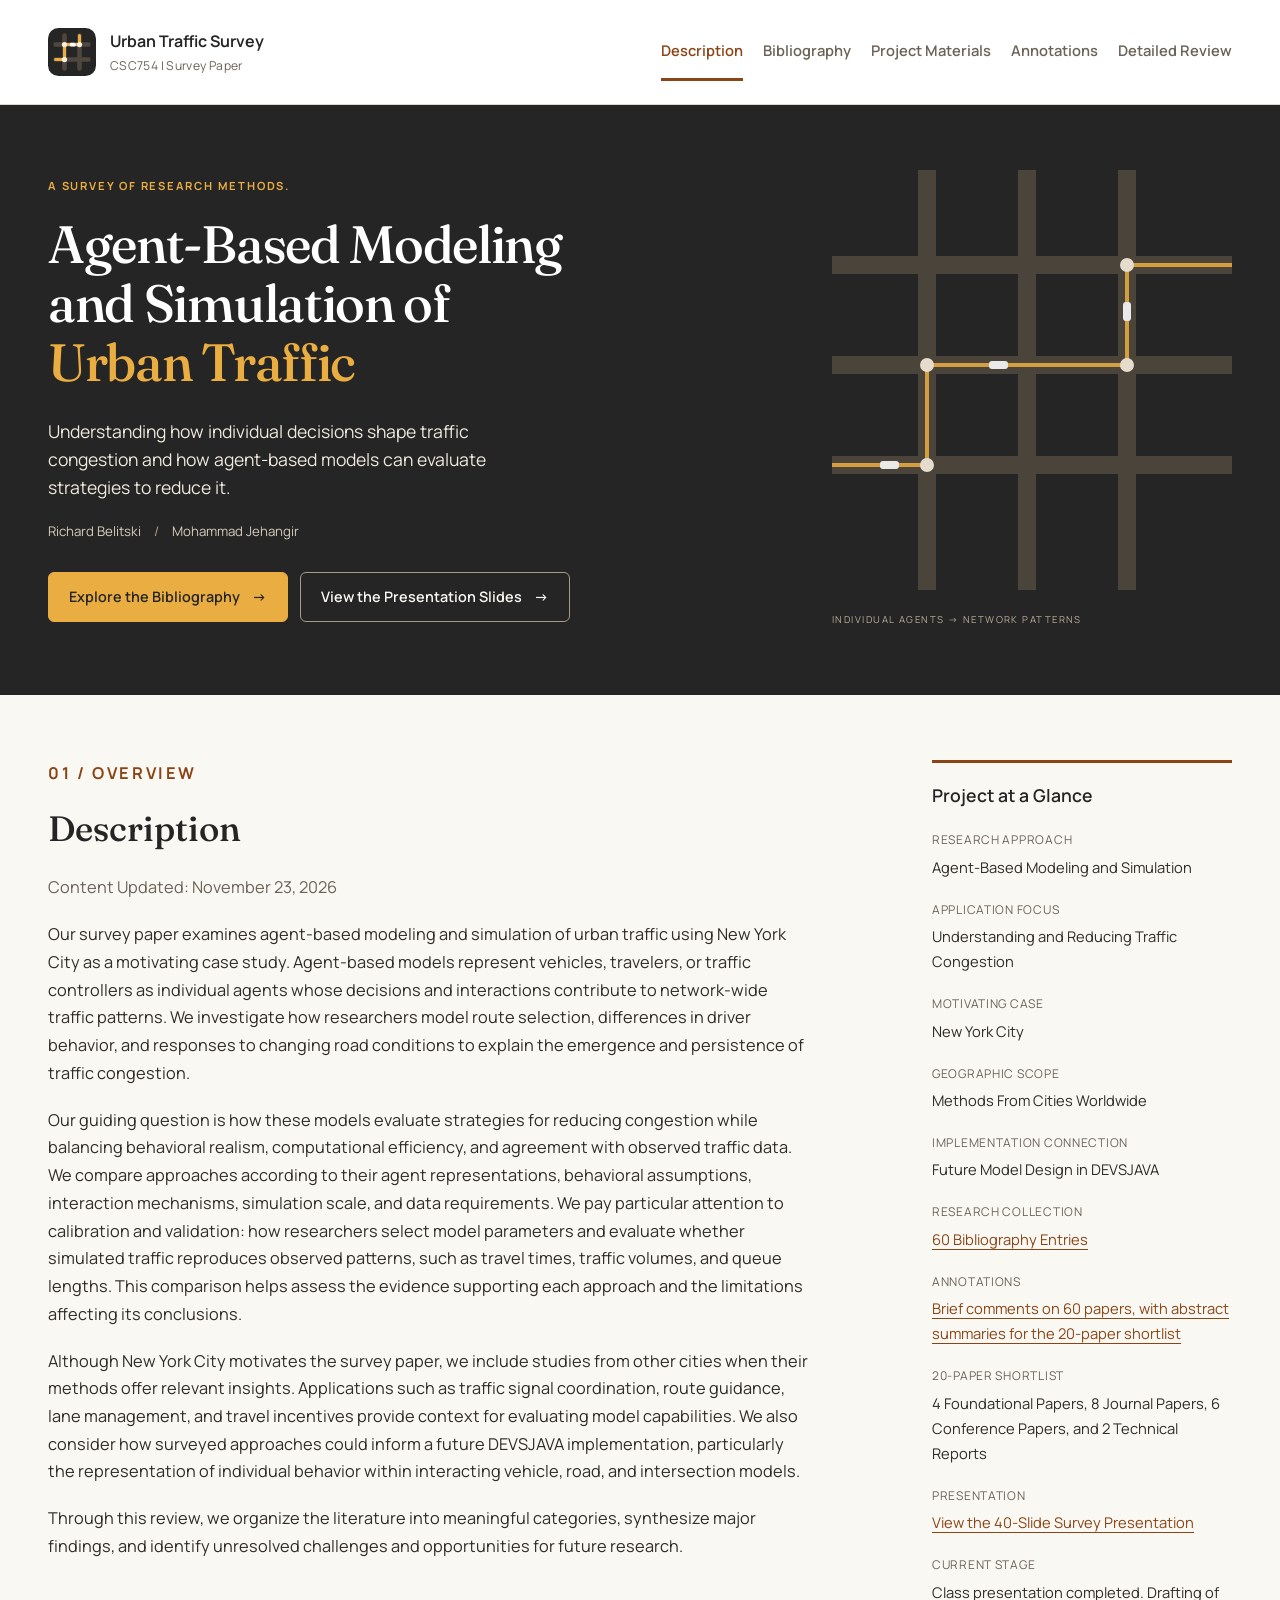
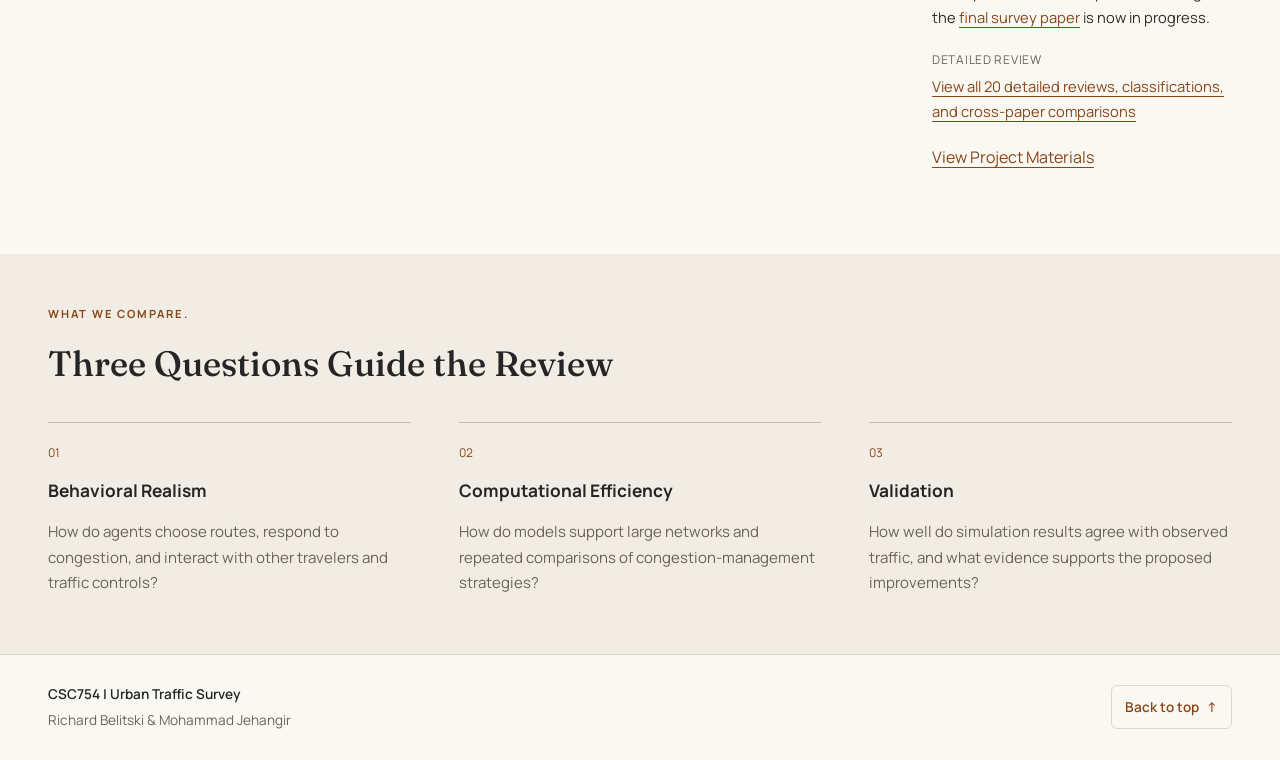
<file: index.html>
<!DOCTYPE html>
<html lang="en">
<head>
    <meta charset="UTF-8">
    <meta name="viewport" content="width=device-width, initial-scale=1.0">
    <meta name="description" content="A CSC754 survey of agent-based urban traffic modeling, congestion management, and simulation methods by Richard Belitski and Mohammad Jehangir.">
    <meta name="theme-color" content="#252525">
    <title>Description | CSC754 Urban Traffic Survey</title>
    <link rel="icon" href="logo.svg" type="image/svg+xml">
    <link rel="preconnect" href="https://fonts.googleapis.com">
    <link rel="preconnect" href="https://fonts.gstatic.com" crossorigin>
    <link href="https://fonts.googleapis.com/css2?family=Fraunces:wght@400;500;600&amp;family=Manrope:wght@400..700&amp;display=swap" rel="stylesheet">
    <link rel="stylesheet" href="styles.css">
    <script src="script.js" defer></script>
</head>
<body id="top">
    <a class="skip-link" href="#main">Skip to content</a>
    <header class="site-header">
        <div class="shell header-inner">
            <a class="brand" href="index.html" aria-label="Urban Traffic Survey Home">
                <img
                    class="brand-logo"
                    src="logo.svg"
                    alt=""
                    width="48"
                    height="48"
                >
                <span>
                    Urban Traffic Survey
                    <small>CSC754 | Survey Paper</small>
                </span>
            </a>
            <nav aria-label="Main Navigation">
                <a href="index.html" aria-current="page">Description</a>
                <a href="bibliography.html">Bibliography</a>
                <a href="materials.html">Project Materials</a>
                <a href="annotations.html">Annotations</a>
                <a href="review.html">Detailed Review</a>
            </nav>
        </div>
    </header>
    <main id="main" tabindex="-1">
        <section class="hero">
            <div class="shell hero-inner">
                <div class="hero-copy">
                    <p class="eyebrow">A survey of research methods.</p>
                    <h1>
                        Agent-Based Modeling<br>
                        and Simulation of<br>
                        <span>Urban Traffic</span>
                    </h1>
                    <p class="hero-deck">
                        Understanding how individual decisions shape traffic congestion
                        and how agent-based models can evaluate strategies to reduce it.
                    </p>
                    <p class="hero-authors">
                        Richard Belitski
                        <span aria-hidden="true">/</span>
                        Mohammad Jehangir
                    </p>
                    <div class="hero-actions">
                        <a class="button light" href="bibliography.html">
                            Explore the Bibliography
                            <span aria-hidden="true">→</span>
                        </a>
                        <a class="button secondary" href="presentation.html">
                            View the Presentation Slides
                            <span aria-hidden="true">→</span>
                        </a>
                    </div>
                </div>
                <div class="network-art" aria-hidden="true">
                    <svg
                        viewBox="0 0 400 420"
                        fill="none"
                        focusable="false"
                    >
                    <g stroke="#50483E" stroke-width="18">
                        <path d="M-40 95H440M-40 195H440M-40 295H440M95 -20V460M195 -20V460M295 -20V460"/>
                    </g>
                    <path
                        d="M-20 295H95V195H295V95H440"
                        stroke="#E9AD42"
                        stroke-width="4"
                    />
                    <g fill="#FAF0DD">
                        <circle cx="95" cy="295" r="7"/>
                        <circle cx="95" cy="195" r="7"/>
                        <circle cx="295" cy="195" r="7"/>
                        <circle cx="295" cy="95" r="7"/>
                    </g>
                    <g fill="#FFFFFF">
                        <rect
                            x="157" y="191"
                            width="19" height="8" rx="3"
                        />
                        <rect
                            x="291" y="132"
                            width="8" height="19" rx="3"
                        />
                        <rect
                            x="48" y="291"
                            width="19" height="8" rx="3"
                        />
                    </g>
                </svg>
                <span>INDIVIDUAL AGENTS → NETWORK PATTERNS</span>
                </div>
            </div>
        </section>
        <div class="shell overview-layout">
            <section class="description" aria-labelledby="description-heading">
                <p class="eyebrow">01 / Overview</p>
                <h2 id="description-heading">Description</h2>

                <p class="content-updated">
                    Content Updated:
                    <time datetime="2026-11-23">November 23, 2026</time>
                </p>

                <p>
                    Our survey paper examines agent-based modeling and simulation
                    of urban traffic using New York City as a motivating case study.
                    Agent-based models represent vehicles, travelers, or traffic
                    controllers as individual agents whose decisions and interactions 
                    contribute to network-wide traffic patterns. We investigate how
                    researchers model route selection, differences in driver
                    behavior, and responses to changing road conditions to explain
                    the emergence and persistence of traffic congestion.
                </p>

                <p>
                    Our guiding question is how these models evaluate strategies
                    for reducing congestion while balancing behavioral realism,
                    computational efficiency, and agreement with observed traffic
                    data. We compare approaches according to their agent
                    representations, behavioral assumptions, interaction mechanisms,
                    simulation scale, and data requirements. We pay particular
                    attention to calibration and validation: how researchers
                    select model parameters and evaluate whether simulated traffic
                    reproduces observed patterns, such as travel times, traffic
                    volumes, and queue lengths. This comparison helps assess
                    the evidence supporting each approach and the limitations
                    affecting its conclusions.
                </p>

                <p>
                    Although New York City motivates the survey paper, we
                    include studies from other cities when their methods offer
                    relevant insights. Applications such as traffic signal
                    coordination, route guidance, lane management, and travel
                    incentives provide context for evaluating model
                    capabilities. We also consider how surveyed approaches
                    could inform a future DEVSJAVA implementation, particularly
                    the representation of individual behavior within interacting
                    vehicle, road, and intersection models.
                </p>

                <p>
                    Through this review, we organize the literature into
                    meaningful categories, synthesize major findings, and identify
                    unresolved challenges and opportunities for future research.
                </p>
            </section>
            <aside class="project-details" aria-labelledby="at-a-glance">
                <h2 id="at-a-glance">Project at a Glance</h2>
                <dl>
                    <dt>Research Approach</dt>
                    <dd>Agent-Based Modeling and Simulation</dd>
                    <dt>Application Focus</dt>
                    <dd>Understanding and Reducing Traffic Congestion</dd>
                    <dt>Motivating Case</dt>
                    <dd>New York City</dd>
                    <dt>Geographic Scope</dt>
                    <dd>Methods From Cities Worldwide</dd>
                    <dt>Implementation Connection</dt>
                    <dd>Future Model Design in DEVSJAVA</dd>
                    <dt>Research Collection</dt>
                    <dd>
                        <a href="bibliography.html">60 Bibliography Entries</a>
                    </dd>
                    <dt>Annotations</dt>
                    <dd>
                        <a href="annotations.html">
                            Brief comments on 60 papers, with abstract summaries
                            for the 20-paper shortlist
                        </a>
                    </dd>
                    <dt>20-Paper Shortlist</dt>
                    <dd>
                        4 Foundational Papers, 8 Journal Papers,
                        6 Conference Papers, and 2 Technical Reports
                    </dd>
                    <dt>Presentation</dt>
                    <dd>
                        <a href="presentation.html">
                            View the 40-Slide Survey Presentation
                        </a>
                    </dd>
                    <dt>Current Stage</dt>
                    <dd>
                        Class presentation completed. Drafting of the
                        <a href="paper.html">final survey paper</a>
                        is now in progress.
                    </dd>

                    <dt>Detailed Review</dt>
                    <dd>
                        <a href="review.html">
                            View all 20 detailed reviews, classifications,
                            and cross-paper comparisons
                        </a>
                    </dd>
                </dl>
                <p>
                    <a href="materials.html">View Project Materials</a>
                </p>
            </aside>
        </div>
        <section class="focus-section">
            <div class="shell">
                <p class="eyebrow">What we compare.</p>
                <h2>Three Questions Guide the Review</h2>
                <div class="focus-grid">
                    <article>
                        <span class="index">01</span>
                        <h3>Behavioral Realism</h3>
                        <p>
                            How do agents choose routes, respond to congestion,
                            and interact with other travelers and traffic controls?
                        </p>
                    </article>
                    <article>
                        <span class="index">02</span>
                        <h3>Computational Efficiency</h3>
                        <p>
                            How do models support large networks and repeated
                            comparisons of congestion-management strategies?
                        </p>
                    </article>
                    <article>
                        <span class="index">03</span>
                        <h3>Validation</h3>
                        <p>
                            How well do simulation results agree with observed
                            traffic, and what evidence supports the proposed
                            improvements?
                        </p>
                    </article>
                </div>
            </div>
        </section>
    </main>
    <footer class="site-footer">
        <div class="shell footer-inner">
            <div>
                <strong>CSC754 | Urban Traffic Survey</strong>
                <p>Richard Belitski &amp; Mohammad Jehangir</p>
            </div>
            <a class="back-to-top" href="#top">
                Back to top
                <span aria-hidden="true">↑</span>
            </a>
        </div>
    </footer>
</body>
</html>
</file>
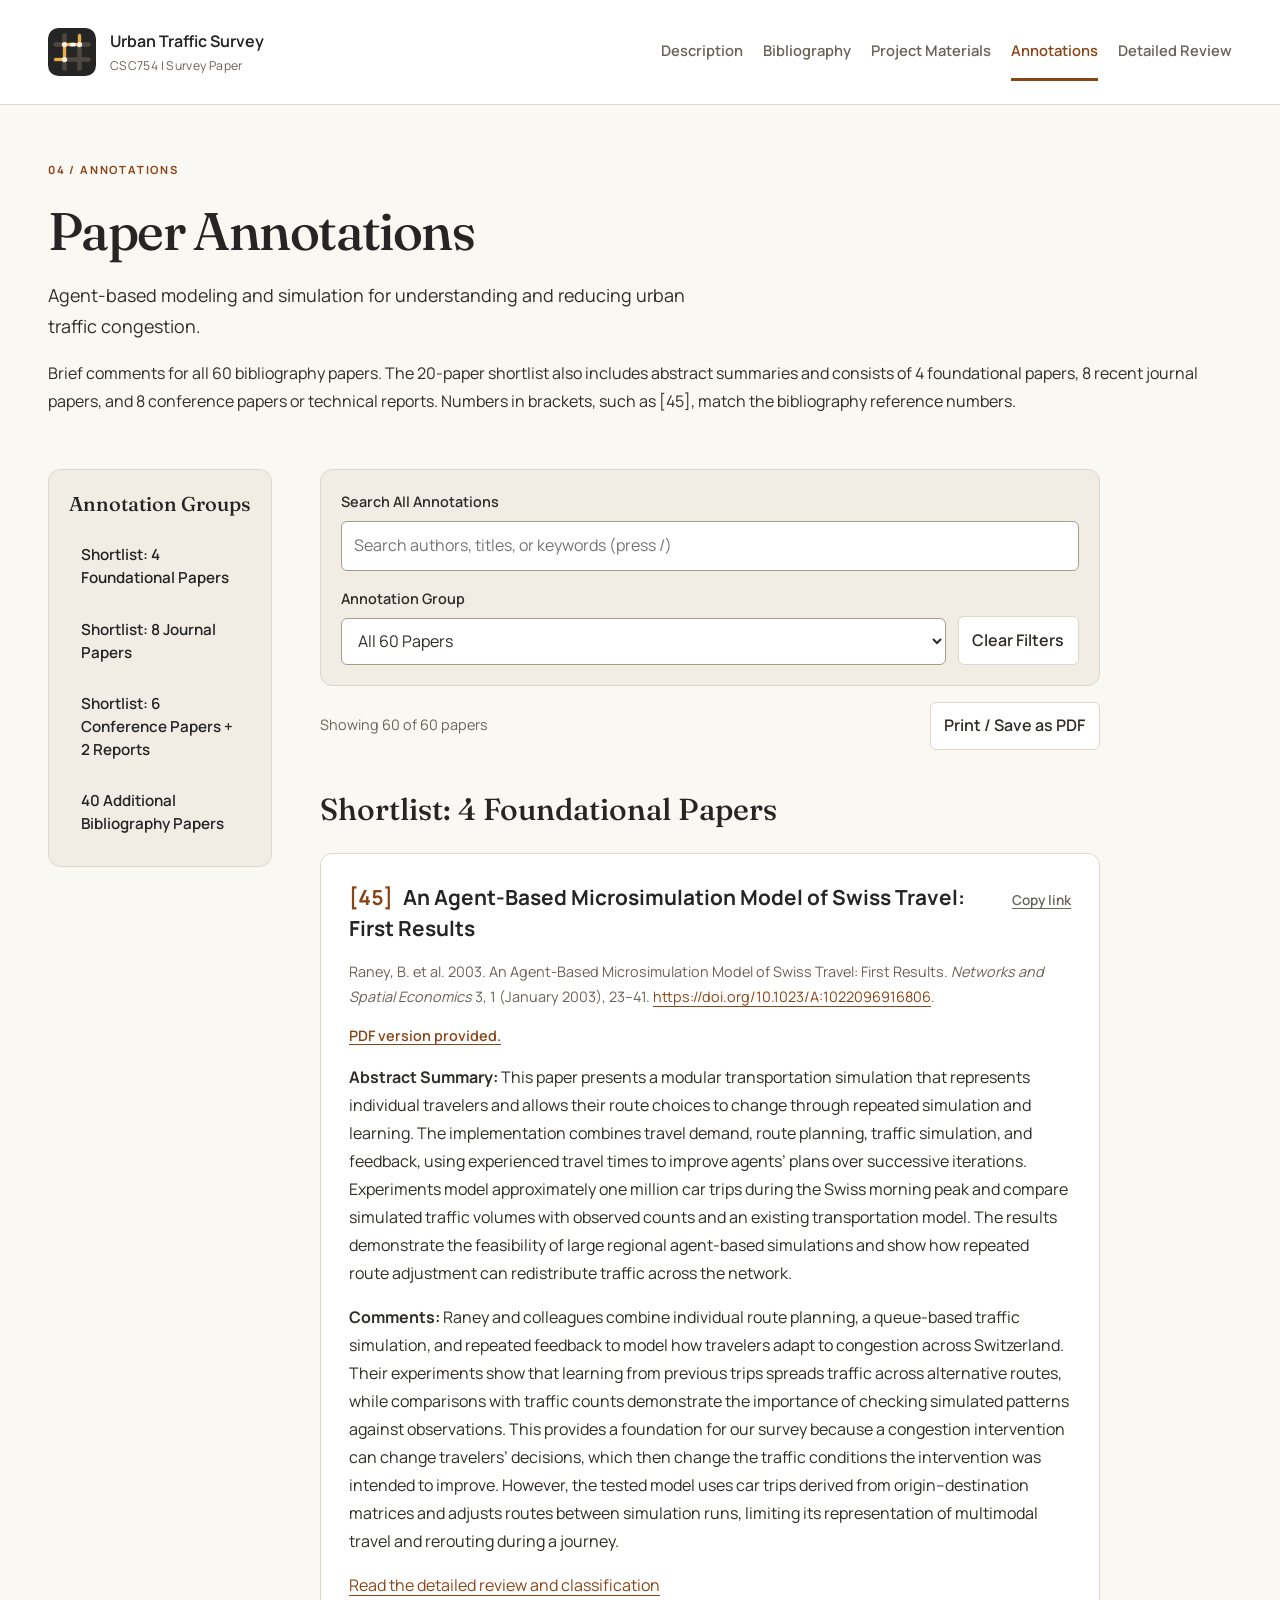
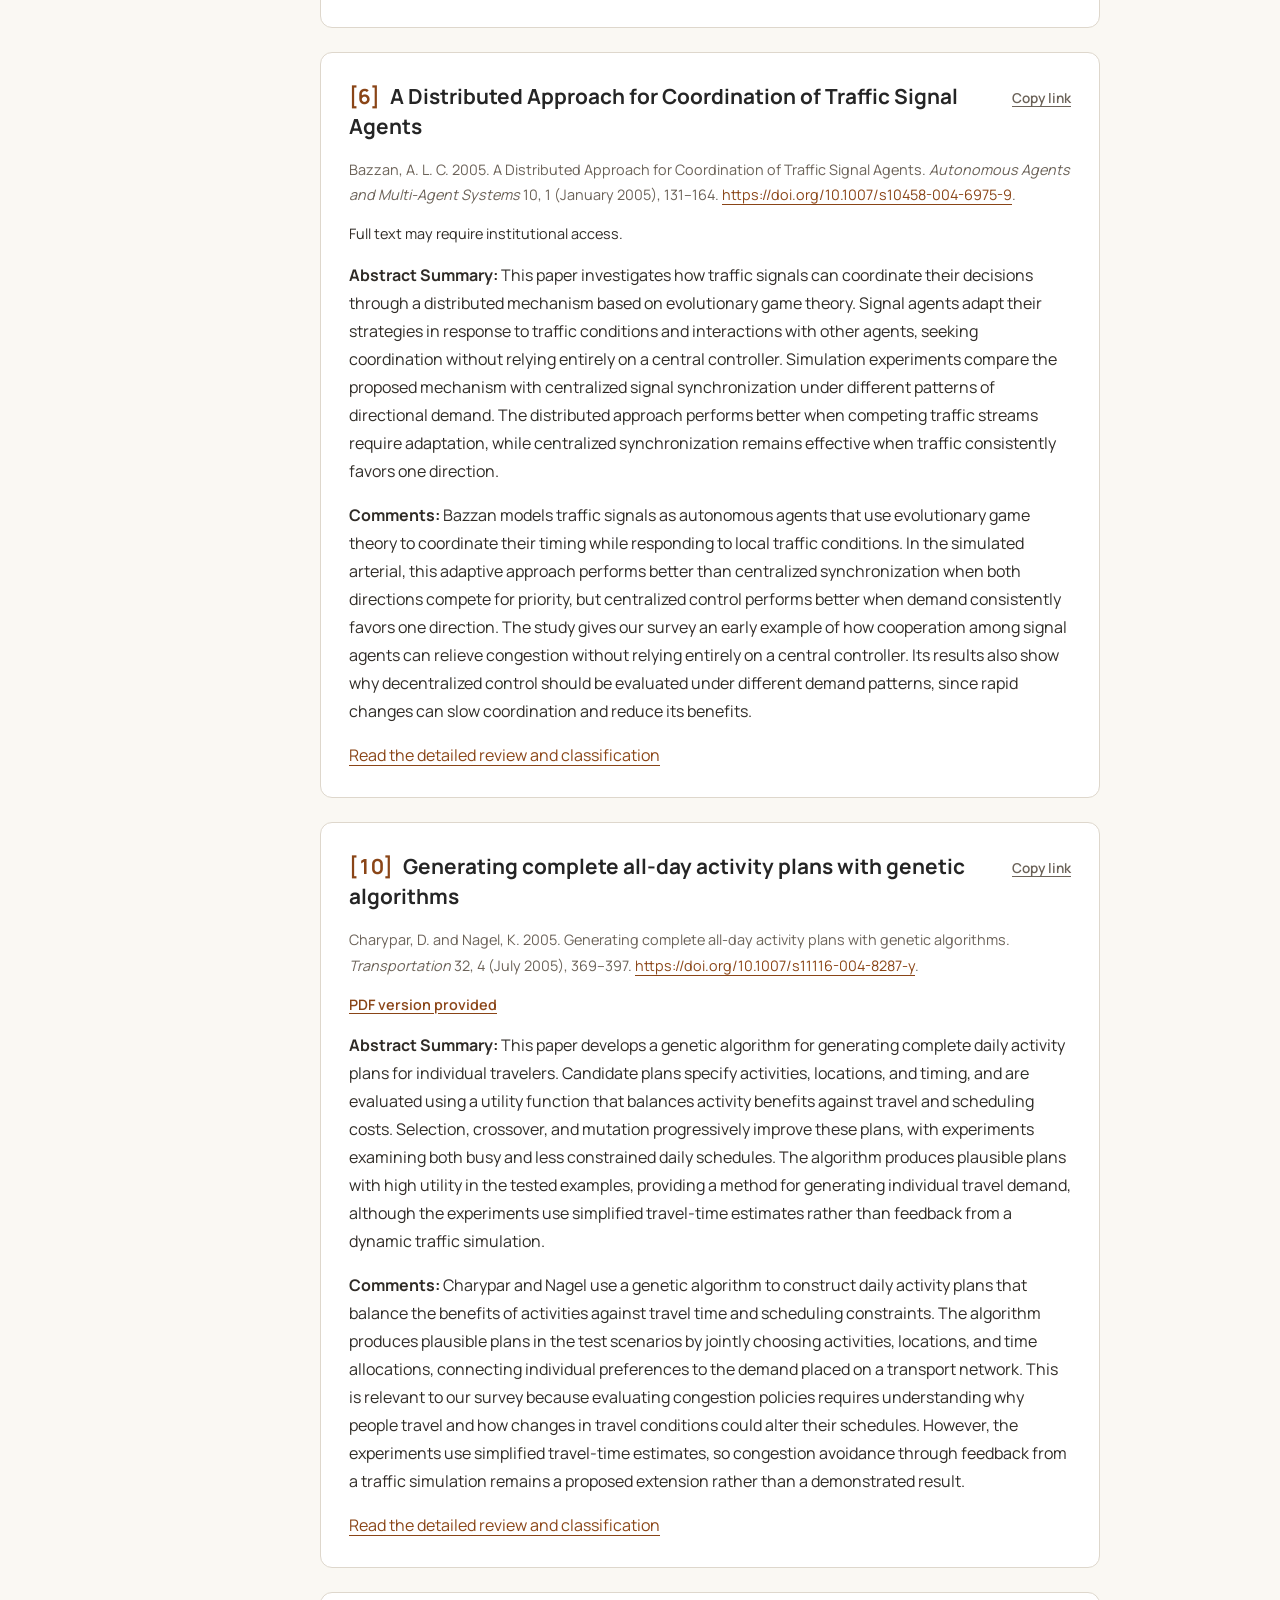
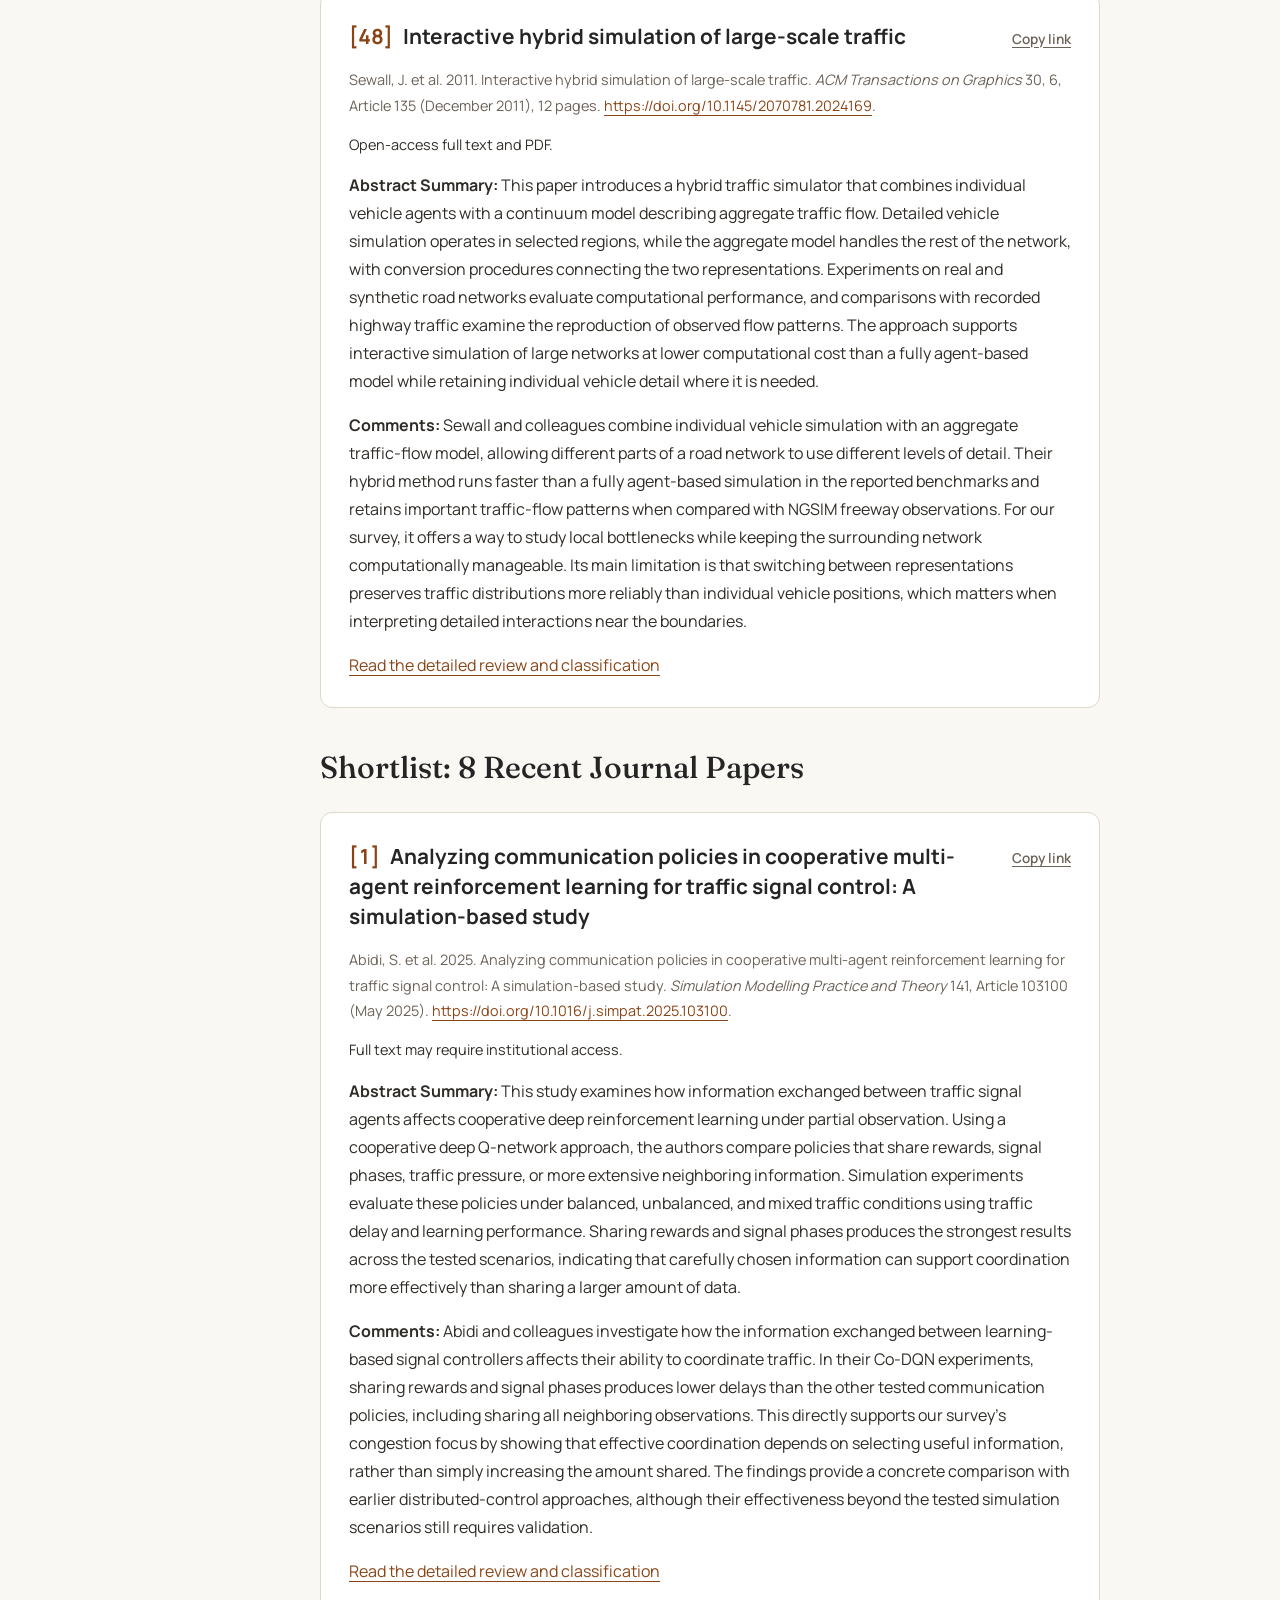
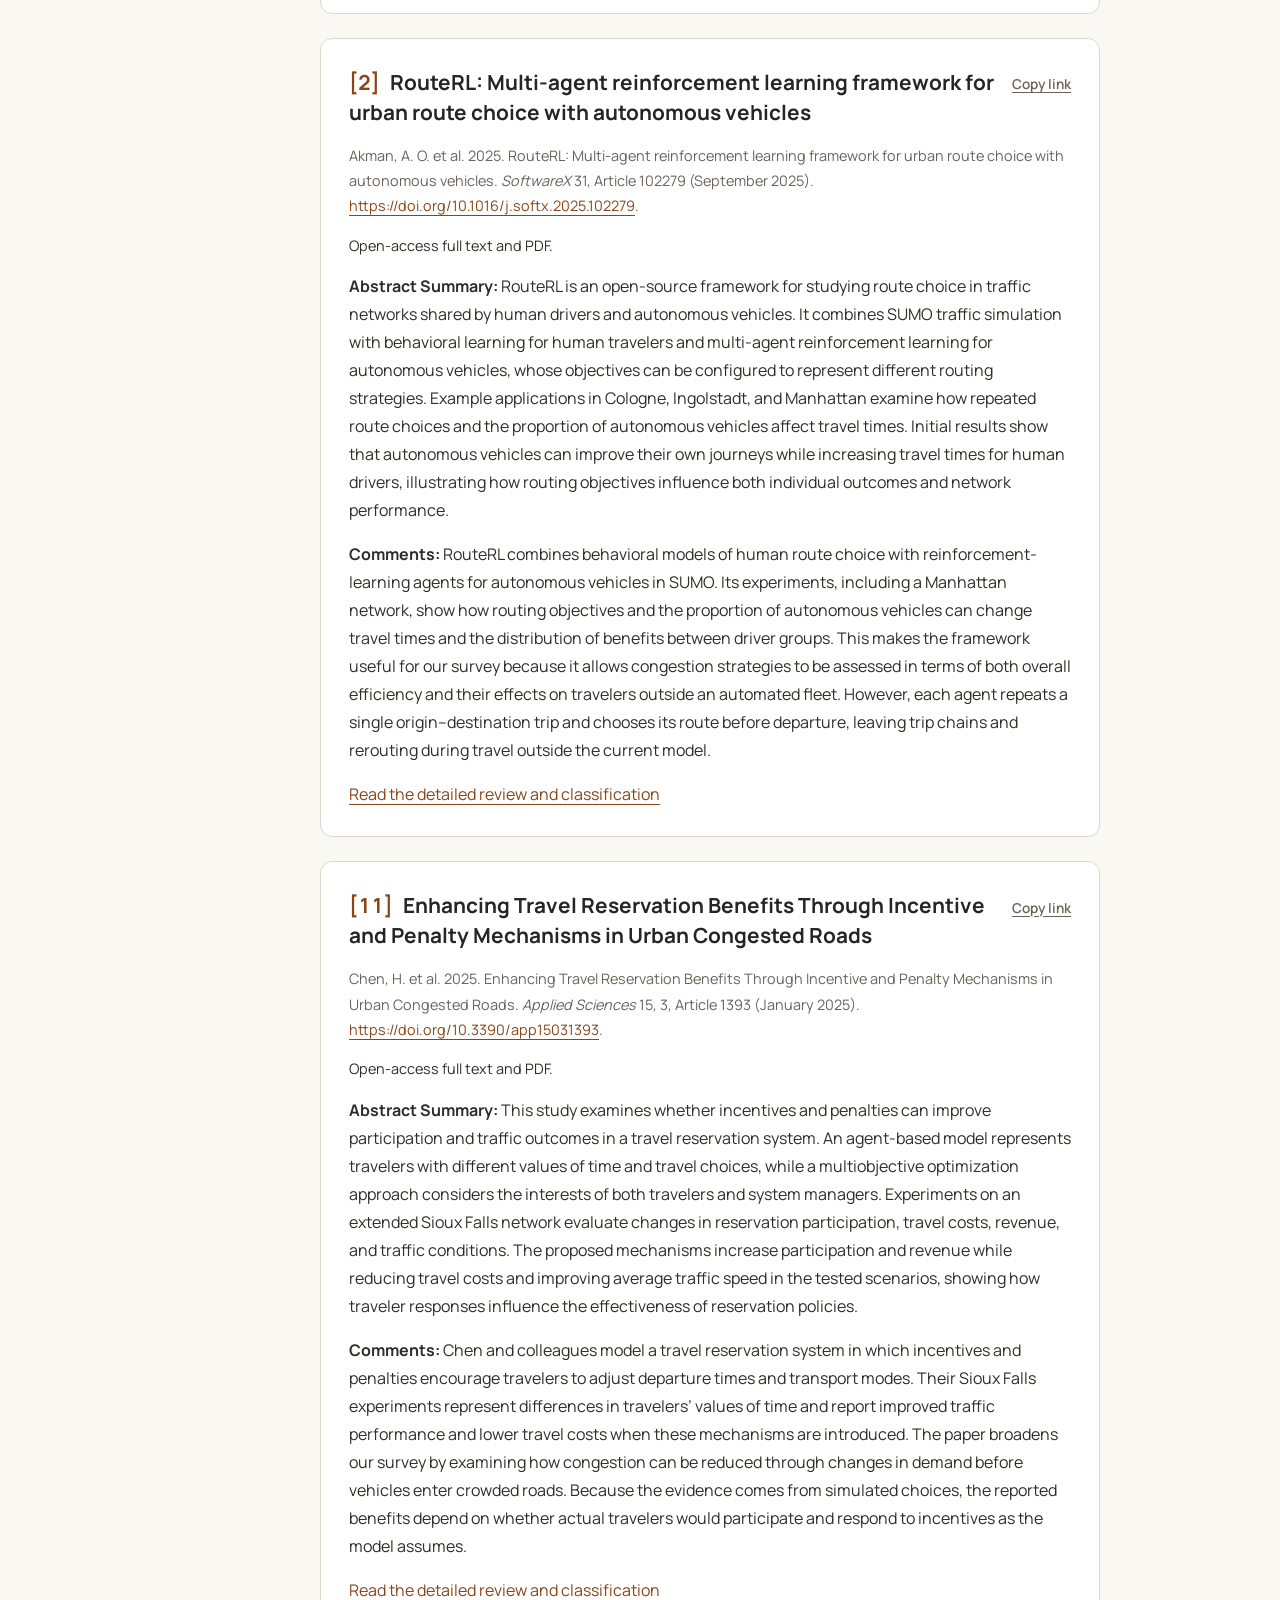
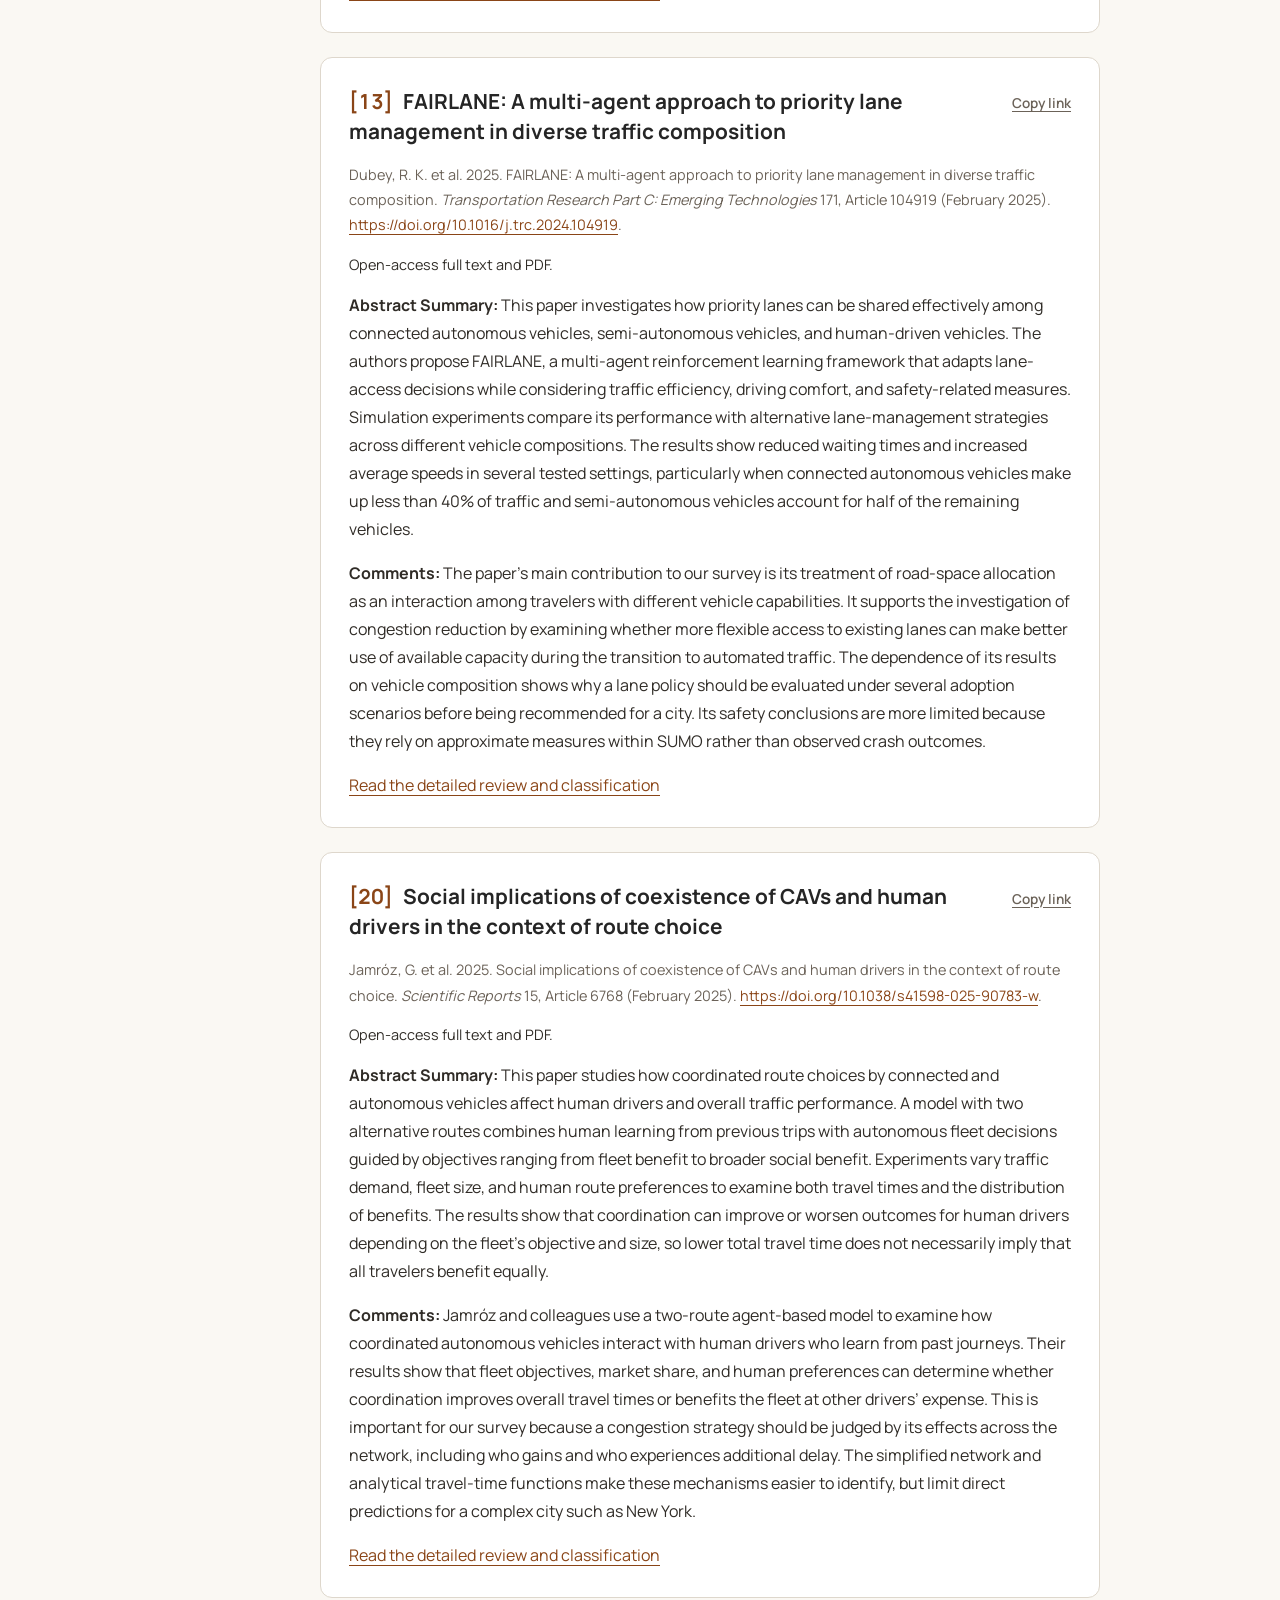
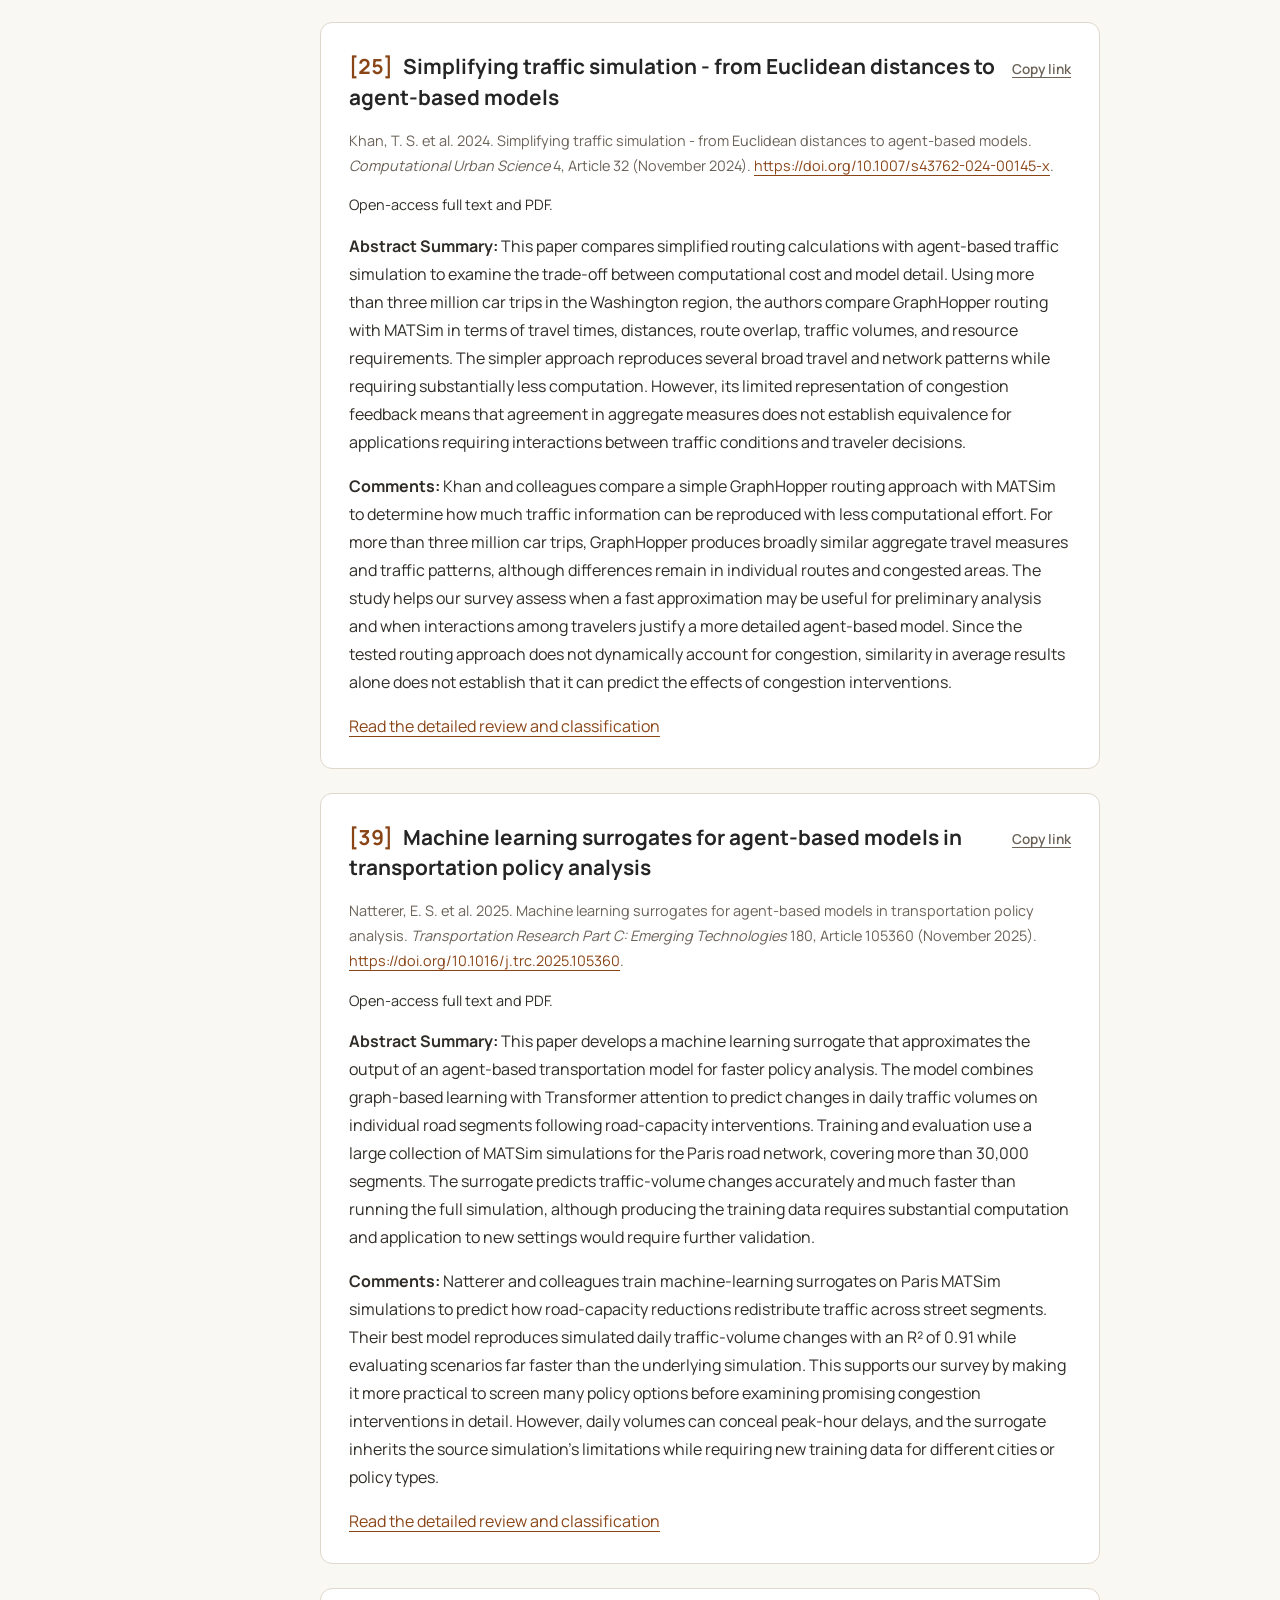
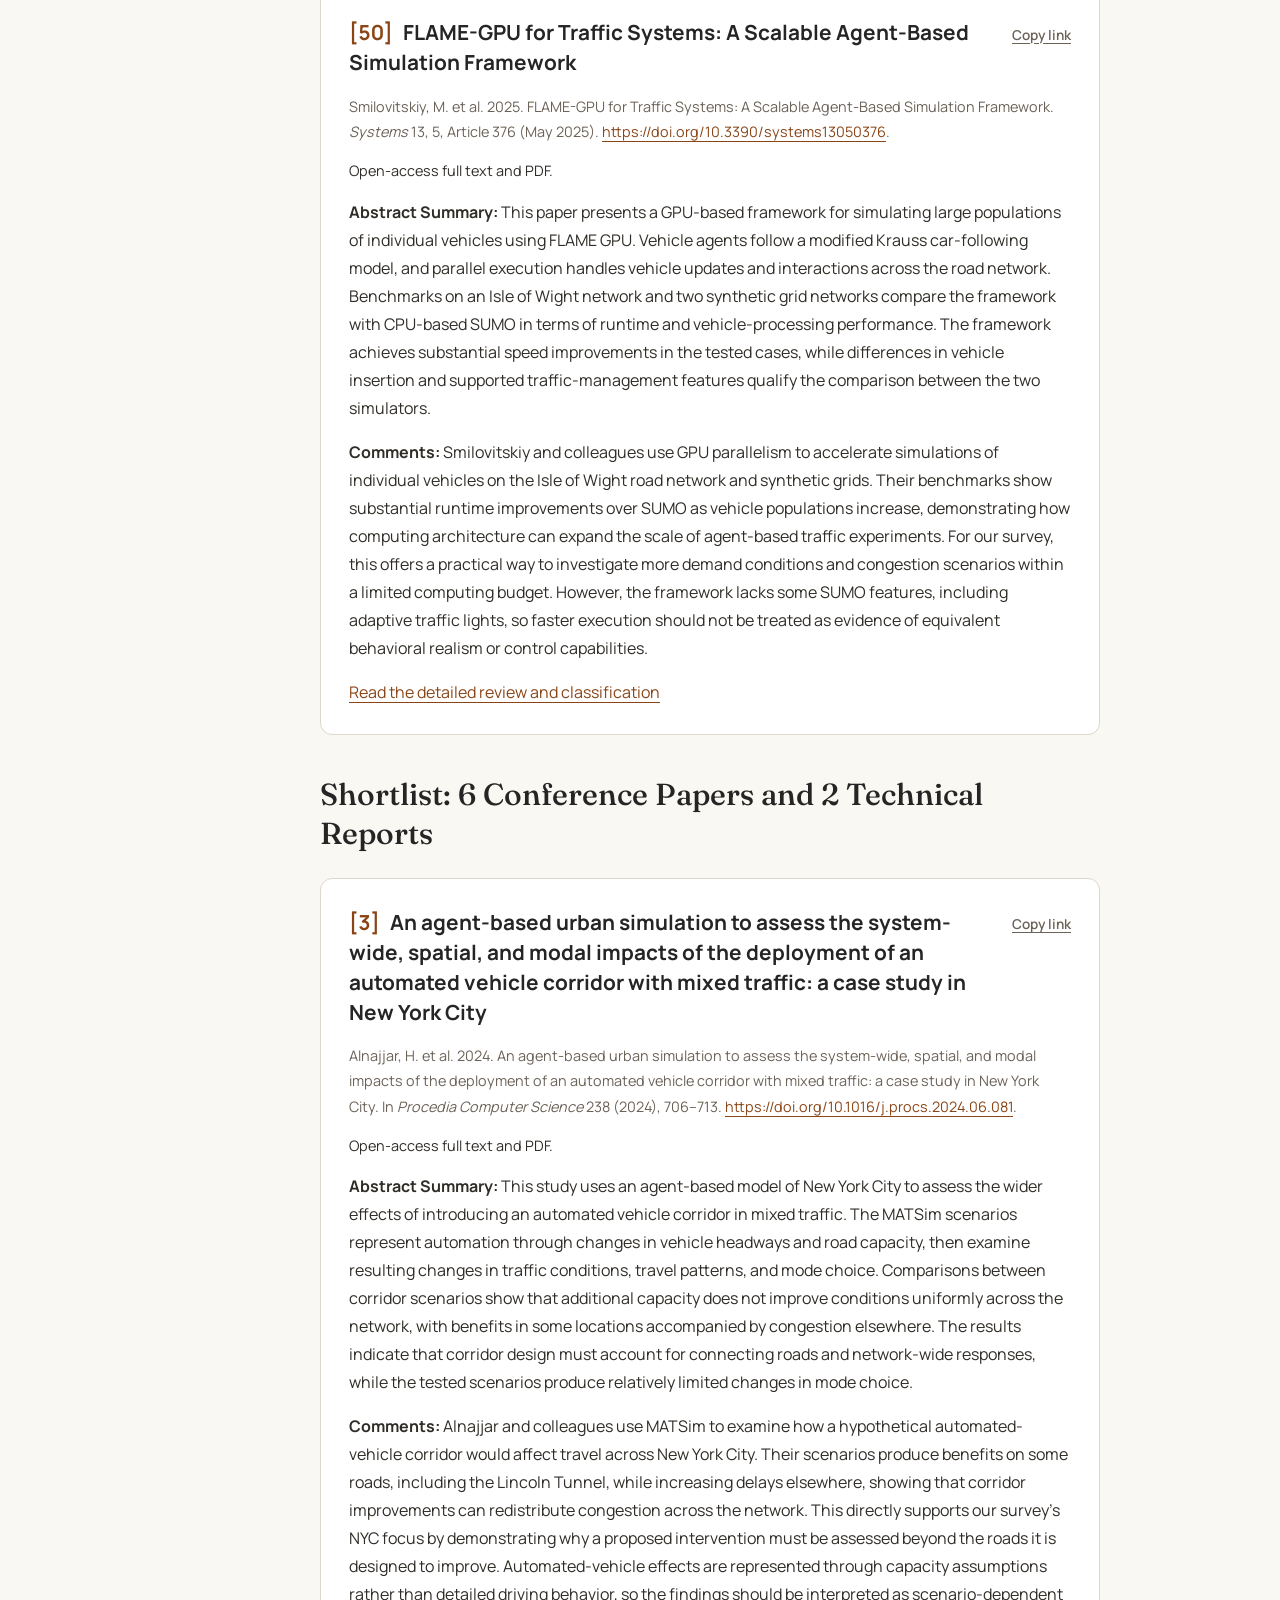
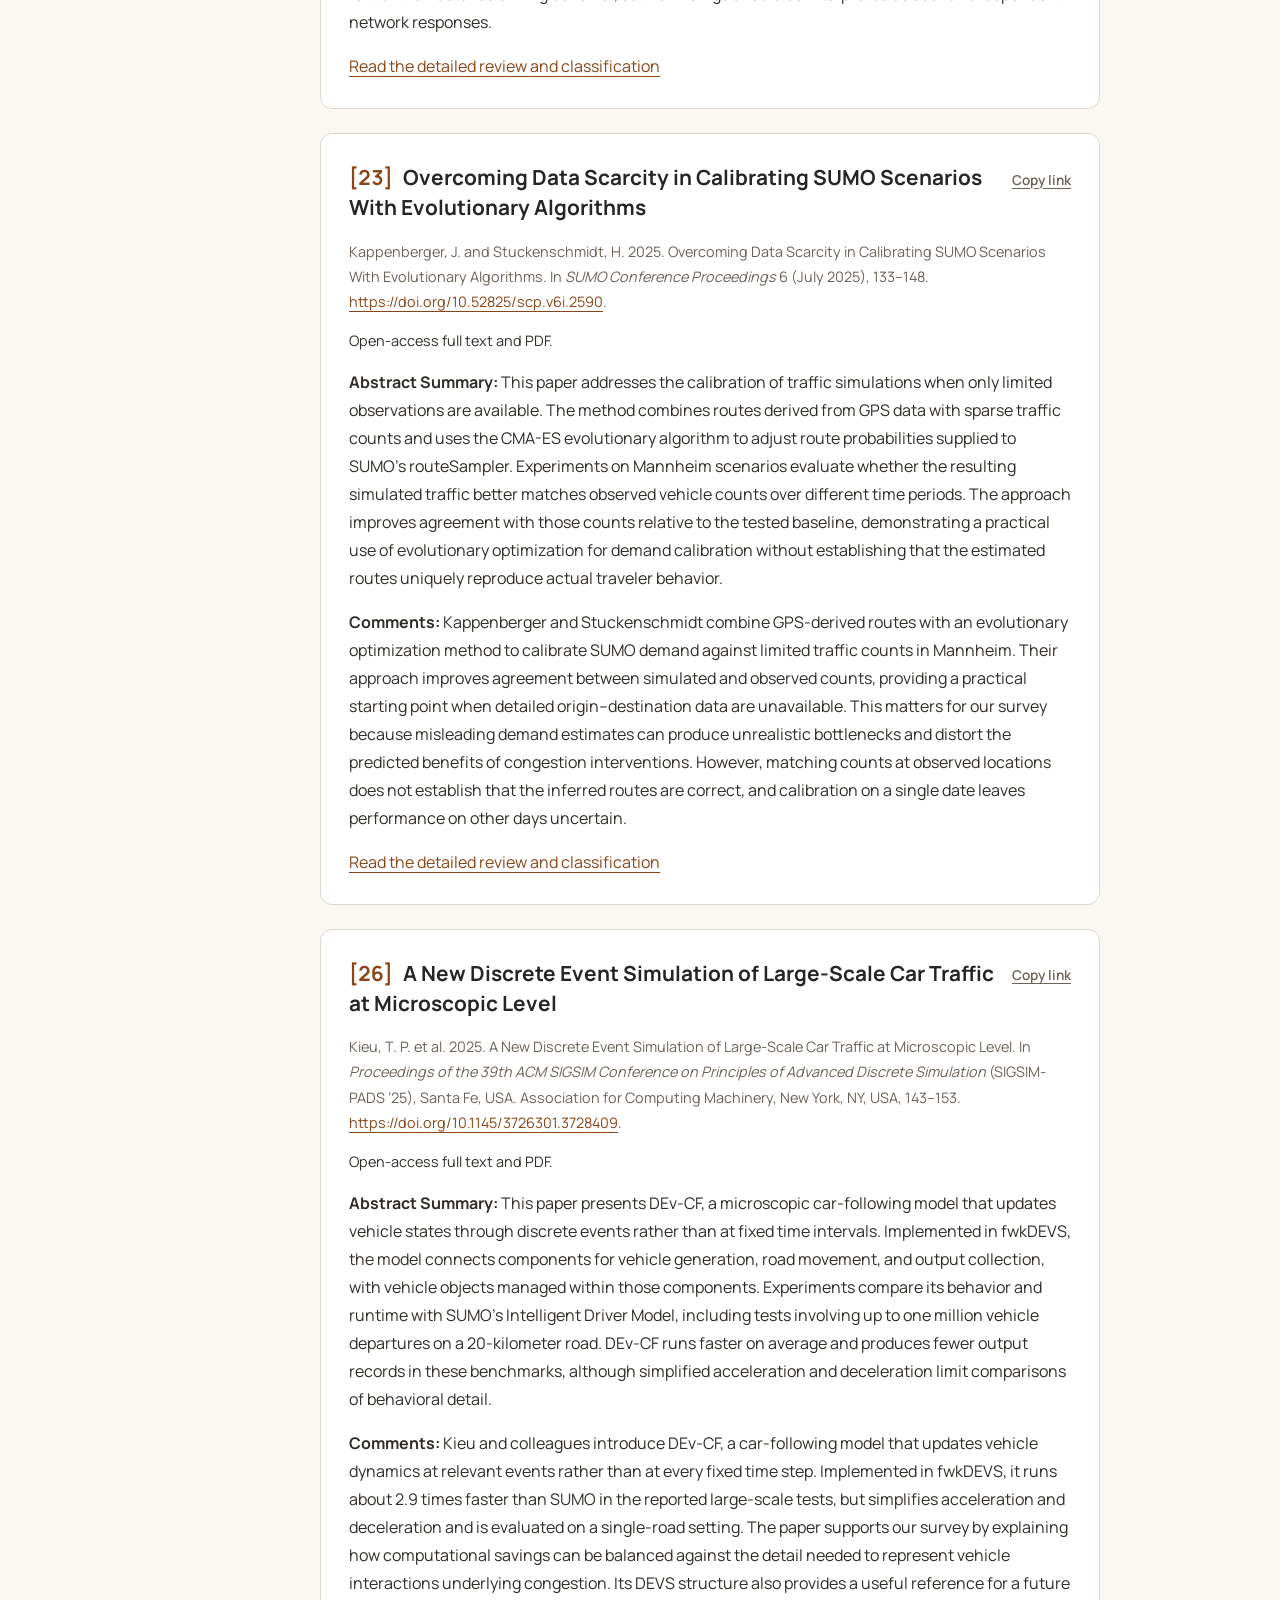
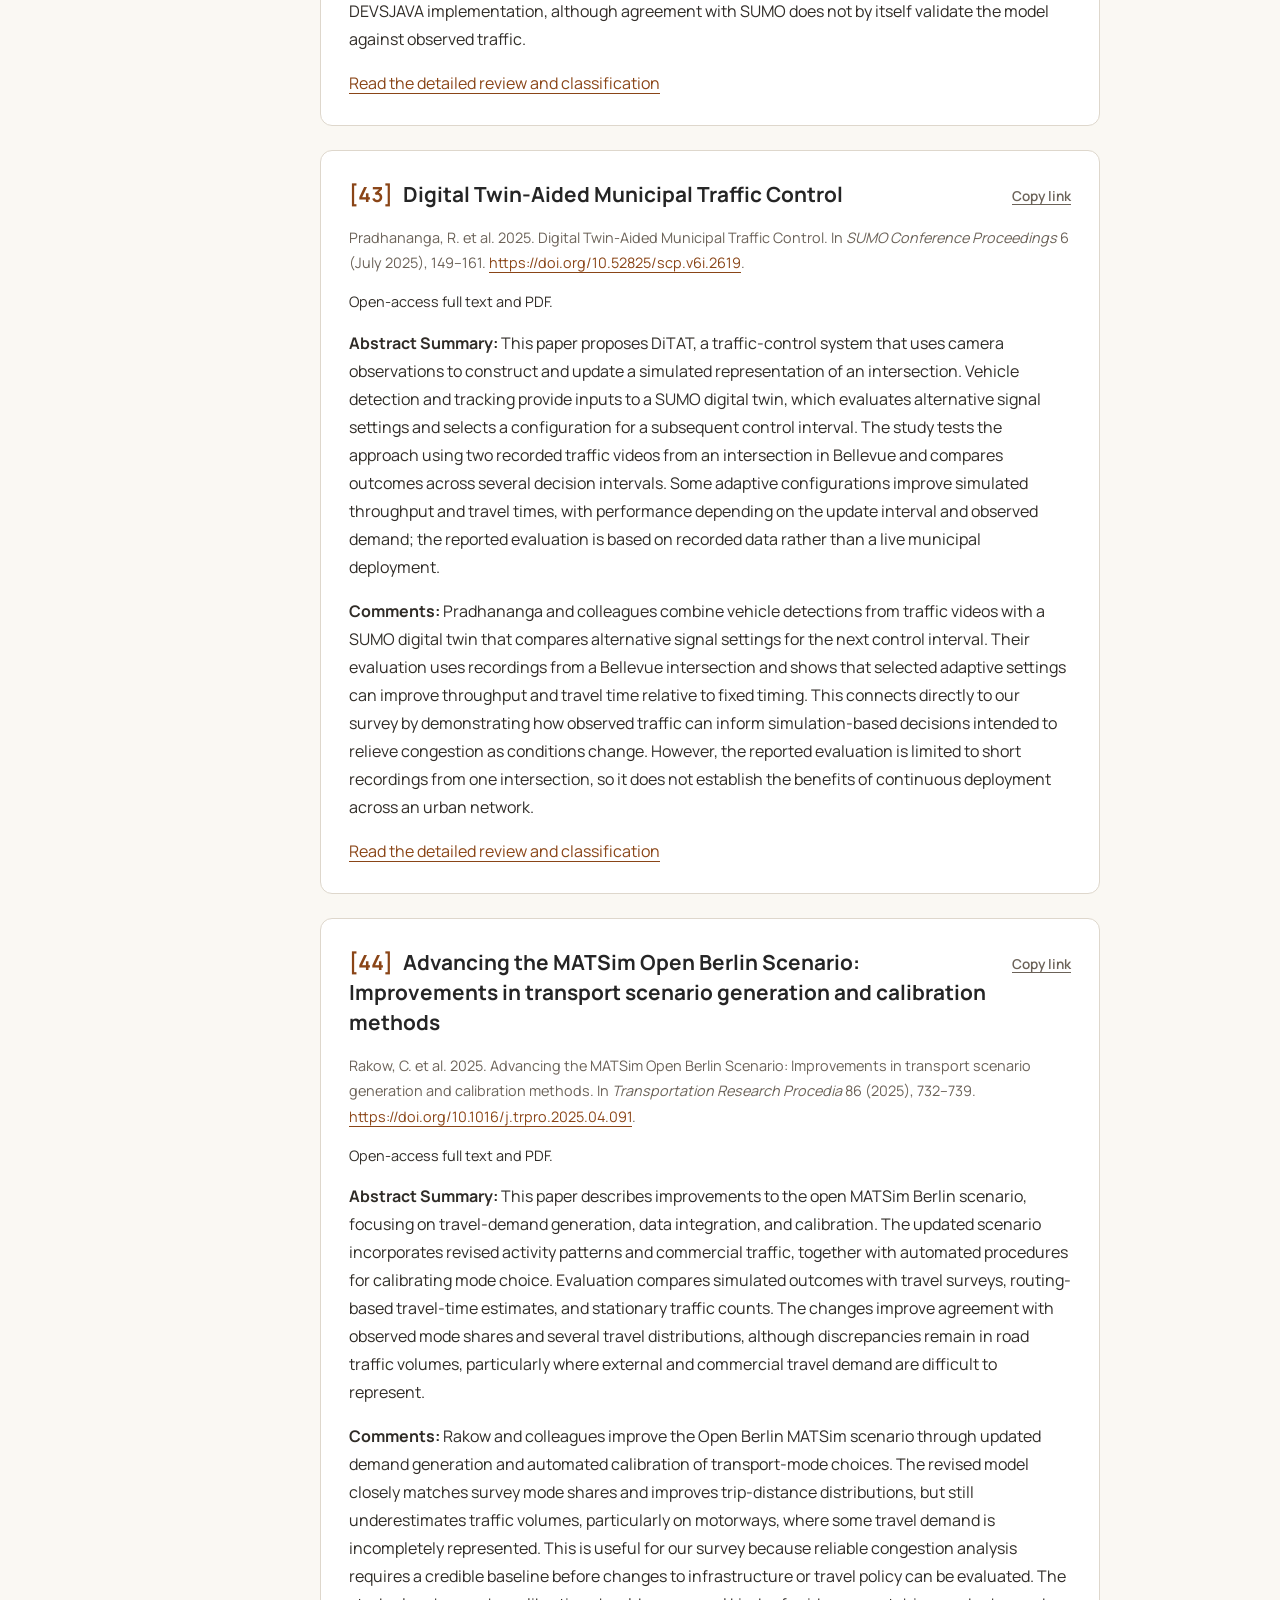
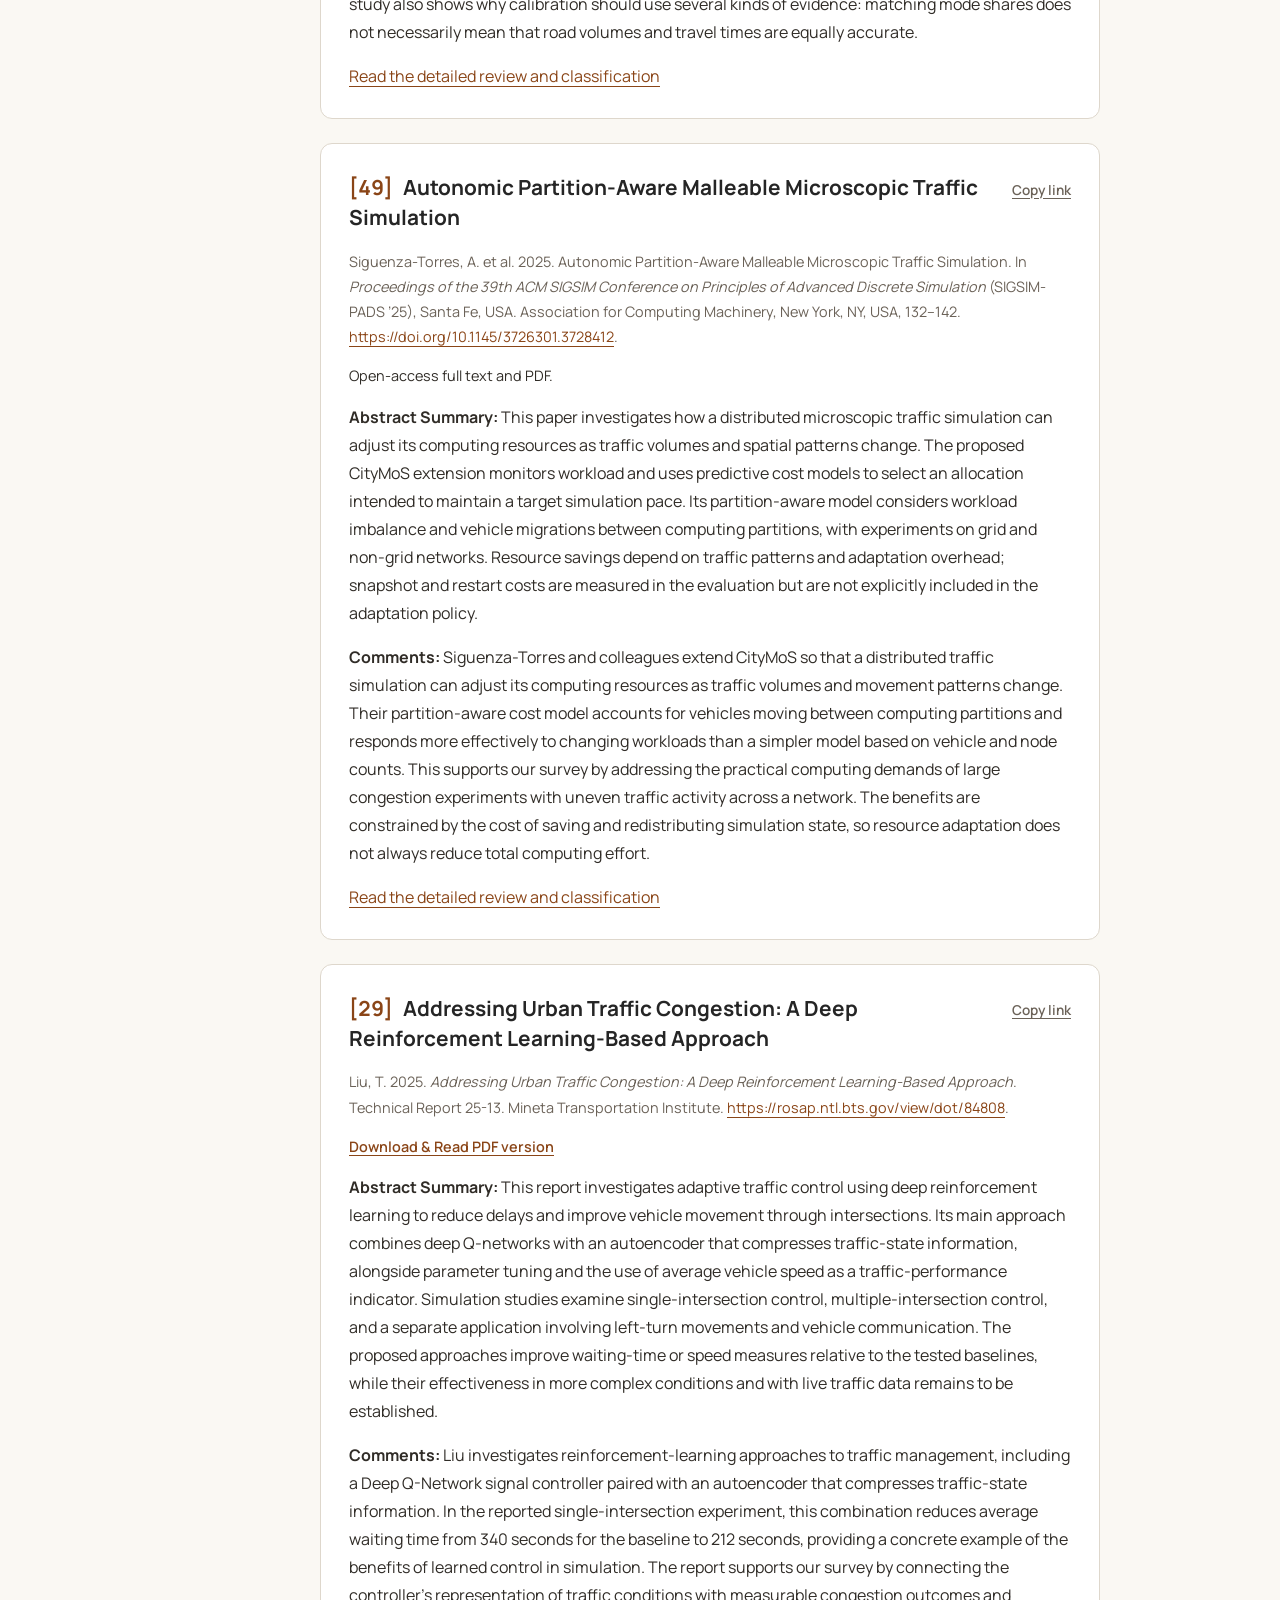
<file: annotations.html>
<!DOCTYPE html>
<html lang="en">
<head>
    <meta charset="UTF-8">
    <meta name="viewport" content="width=device-width, initial-scale=1.0">
    <meta
        name="description"
        content="Brief comments on all 60 bibliography papers, with abstract summaries for the 20-paper shortlist on agent-based urban traffic simulation."
    >
    <meta name="theme-color" content="#252525">

    <title>Paper Annotations | CSC754 Urban Traffic Survey</title>

    <link rel="icon" href="logo.svg" type="image/svg+xml">
    <link rel="preconnect" href="https://fonts.googleapis.com">
    <link rel="preconnect" href="https://fonts.gstatic.com" crossorigin>
    <link
        href="https://fonts.googleapis.com/css2?family=Fraunces:wght@400;500;600&amp;family=Manrope:wght@400..700&amp;display=swap"
        rel="stylesheet"
    >
    <link rel="stylesheet" href="styles.css">
    <script src="script.js" defer></script>
</head>

<body id="top">
    <a class="skip-link" href="#main">Skip to content</a>

    <header class="site-header">
        <div class="shell header-inner">
            <a
                class="brand"
                href="index.html"
                aria-label="Urban Traffic Survey Home"
            >
                <img
                    class="brand-logo"
                    src="logo.svg"
                    alt=""
                    width="48"
                    height="48"
                >
                <span>
                    Urban Traffic Survey
                    <small>CSC754 | Survey Paper</small>
                </span>
            </a>

            <nav aria-label="Main navigation">
                <a href="index.html">Description</a>
                <a href="bibliography.html">Bibliography</a>
                <a href="materials.html">Project Materials</a>
                <a href="annotations.html" aria-current="page">Annotations</a>
                <a href="review.html">Detailed Review</a>
            </nav>
        </div>
    </header>

    <main id="main" tabindex="-1">
        <section class="page-heading shell">
            <p class="eyebrow">04 / Annotations</p>
            <h1>Paper Annotations</h1>

            <p class="lead">
                Agent-based modeling and simulation for understanding and
                reducing urban traffic congestion.
            </p>

            <p>
                Brief comments for all 60 bibliography papers. The 20-paper
                shortlist also includes abstract summaries and consists of
                4 foundational papers, 8 recent journal papers, and
                8 conference papers or technical reports.
                Numbers in brackets, such as [45], match the bibliography
                reference numbers.
            </p>
        </section>

        <div class="shell annotation-layout">
            <aside class="annotation-navigation">
                <h2>Annotation Groups</h2>

                <nav aria-label="Annotation groups">
                    <a href="#foundational">
                        Shortlist: 4 Foundational Papers
                    </a>
                    <a href="#journal">
                        Shortlist: 8 Journal Papers
                    </a>
                    <a href="#conference-report">
                        Shortlist: 6 Conference Papers + 2 Reports
                    </a>
                    <a href="#additional">
                        40 Additional Bibliography Papers
                    </a>
                </nav>
            </aside>

            <div class="annotation-main">
                <form
                    id="annotation-controls"
                    class="annotation-controls"
                    role="search"
                    aria-label="Search all annotations"
                    hidden
                >
                    <div class="annotation-field">
                        <label for="annotation-search">
                            Search All Annotations
                        </label>
                        <input
                            id="annotation-search"
                            type="search"
                            placeholder="Search authors, titles, or keywords (press /)"
                            autocomplete="off"
                            aria-keyshortcuts="/"
                        >
                    </div>

                    <div class="annotation-filter-row">
                        <div class="annotation-field">
                            <label for="annotation-category">
                                Annotation Group
                            </label>
                            <select id="annotation-category">
                                <option value="all">All 60 Papers</option>
                                <option value="foundational">
                                    Shortlist: Foundational Papers
                                </option>
                                <option value="journal">
                                    Shortlist: Journal Papers
                                </option>
                                <option value="conference-report">
                                    Shortlist: Conference Papers and Reports
                                </option>
                                <option value="additional">
                                    Additional Bibliography Papers
                                </option>
                            </select>
                        </div>

                        <button type="reset" class="utility-button">
                            Clear Filters
                        </button>
                    </div>
                </form>

                <div class="annotation-results">
                    <p
                        id="annotation-count"
                        role="status"
                        aria-live="polite"
                        aria-atomic="true"
                    >
                        Showing 60 of 60 papers
                    </p>

                    <button
                        id="print-annotations"
                        type="button"
                        class="utility-button"
                        hidden
                    >
                        Print / Save as PDF
                    </button>
                </div>

                <p id="annotation-empty" class="empty-state" hidden>
                    No papers match your search. Try another keyword or
                    clear the filters.
                </p>

                <!-- Shortlist: foundational papers -->
                <section class="annotation-group" id="foundational">
                    <h2>Shortlist: 4 Foundational Papers</h2>

                    <article class="paper-annotation" id="paper-45">
                        <h3>
                            <span class="ref-number">[45]</span>
                            An Agent-Based Microsimulation Model of Swiss
                            Travel: First Results
                        </h3>
                        <p class="annotation-citation">
                            Raney, B. et al. 2003. An Agent-Based Microsimulation Model of Swiss Travel: First Results. <em>Networks and Spatial Economics</em> 3, 1 (January 2003), 23–41.
                            <a href="https://doi.org/10.1023/A:1022096916806">https://doi.org/10.1023/A:1022096916806</a>.
                        </p>
                        <p class="paper-access">
                            <a href="https://svn.vsp.tu-berlin.de/repos/public-svn/publications/kn-old/ch-trb/ch-trb.pdf">
                                PDF version provided.
                            </a>
                        </p>
                        <p class="abstract-summary">
                            <strong>Abstract Summary:</strong>
                            This paper presents a modular transportation simulation that represents individual travelers and allows their route choices to change through repeated simulation and learning. The implementation combines travel demand, route planning, traffic simulation, and feedback, using experienced travel times to improve agents’ plans over successive iterations. Experiments model approximately one million car trips during the Swiss morning peak and compare simulated traffic volumes with observed counts and an existing transportation model. The results demonstrate the feasibility of large regional agent-based simulations and show how repeated route adjustment can redistribute traffic across the network.
                        </p>
                        <p class="brief-comments">
                            <strong>Comments:</strong>
                            Raney and colleagues combine individual route planning, a queue-based traffic simulation, and repeated feedback to model how travelers adapt to congestion across Switzerland. Their experiments show that learning from previous trips spreads traffic across alternative routes, while comparisons with traffic counts demonstrate the importance of checking simulated patterns against observations. This provides a foundation for our survey because a congestion intervention can change travelers’ decisions, which then change the traffic conditions the intervention was intended to improve. However, the tested model uses car trips derived from origin–destination matrices and adjusts routes between simulation runs, limiting its representation of multimodal travel and rerouting during a journey.
                        </p>
                        <p>
                            <a href="review.html#review-raney">
                                Read the detailed review and classification
                            </a>
                        </p>
                    </article>

                    <article class="paper-annotation" id="paper-6">
                        <h3>
                            <span class="ref-number">[6]</span>
                            A Distributed Approach for Coordination of
                            Traffic Signal Agents
                        </h3>
                        <p class="annotation-citation">
                            Bazzan, A. L. C. 2005. A Distributed Approach for Coordination of Traffic Signal Agents. <em>Autonomous Agents and Multi-Agent Systems</em> 10, 1 (January 2005), 131–164.
                            <a href="https://doi.org/10.1007/s10458-004-6975-9">https://doi.org/10.1007/s10458-004-6975-9</a>.
                        </p>
                        <p class="paper-access">
                            Full text may require institutional access.
                        </p>
                        <p class="abstract-summary">
                            <strong>Abstract Summary:</strong>
                            This paper investigates how traffic signals can coordinate their decisions through a distributed mechanism based on evolutionary game theory. Signal agents adapt their strategies in response to traffic conditions and interactions with other agents, seeking coordination without relying entirely on a central controller. Simulation experiments compare the proposed mechanism with centralized signal synchronization under different patterns of directional demand. The distributed approach performs better when competing traffic streams require adaptation, while centralized synchronization remains effective when traffic consistently favors one direction.
                        </p>
                        <p class="brief-comments">
                            <strong>Comments:</strong>
                            Bazzan models traffic signals as autonomous agents that use evolutionary game theory to coordinate their timing while responding to local traffic conditions. In the simulated arterial, this adaptive approach performs better than centralized synchronization when both directions compete for priority, but centralized control performs better when demand consistently favors one direction. The study gives our survey an early example of how cooperation among signal agents can relieve congestion without relying entirely on a central controller. Its results also show why decentralized control should be evaluated under different demand patterns, since rapid changes can slow coordination and reduce its benefits.
                        </p>
                        <p>
                            <a href="review.html#review-bazzan">
                                Read the detailed review and classification
                            </a>
                        </p>
                    </article>

                    <article class="paper-annotation" id="paper-10">
                        <h3>
                            <span class="ref-number">[10]</span>
                            Generating complete all-day activity plans
                            with genetic algorithms
                        </h3>
                        <p class="annotation-citation">
                            Charypar, D. and Nagel, K. 2005. Generating complete all-day activity plans with genetic algorithms. <em>Transportation</em> 32, 4 (July 2005), 369–397.
                            <a href="https://doi.org/10.1007/s11116-004-8287-y">https://doi.org/10.1007/s11116-004-8287-y</a>.
                        </p>
                        <p class="paper-access">
                            <a href="https://svn.vsp.tu-berlin.de/repos/public-svn/publications/vspwp/2004/04-04/30nov04.pdf">
                                PDF version provided
                            </a>
                        </p>
                        <p class="abstract-summary">
                            <strong>Abstract Summary:</strong>
                            This paper develops a genetic algorithm for generating complete daily activity plans for individual travelers. Candidate plans specify activities, locations, and timing, and are evaluated using a utility function that balances activity benefits against travel and scheduling costs. Selection, crossover, and mutation progressively improve these plans, with experiments examining both busy and less constrained daily schedules. The algorithm produces plausible plans with high utility in the tested examples, providing a method for generating individual travel demand, although the experiments use simplified travel-time estimates rather than feedback from a dynamic traffic simulation.
                        </p>
                        <p class="brief-comments">
                            <strong>Comments:</strong>
                            Charypar and Nagel use a genetic algorithm to construct daily activity plans that balance the benefits of activities against travel time and scheduling constraints. The algorithm produces plausible plans in the test scenarios by jointly choosing activities, locations, and time allocations, connecting individual preferences to the demand placed on a transport network. This is relevant to our survey because evaluating congestion policies requires understanding why people travel and how changes in travel conditions could alter their schedules. However, the experiments use simplified travel-time estimates, so congestion avoidance through feedback from a traffic simulation remains a proposed extension rather than a demonstrated result.
                        </p>
                        <p>
                            <a href="review.html#review-charypar">
                                Read the detailed review and classification
                            </a>
                        </p>
                    </article>

                    <article class="paper-annotation" id="paper-48">
                        <h3>
                            <span class="ref-number">[48]</span>
                            Interactive hybrid simulation of large-scale traffic
                        </h3>
                        <p class="annotation-citation">
                            Sewall, J. et al. 2011. Interactive hybrid simulation of large-scale traffic. <em>ACM Transactions on Graphics</em> 30, 6, Article 135 (December 2011), 12 pages.
                            <a href="https://doi.org/10.1145/2070781.2024169">https://doi.org/10.1145/2070781.2024169</a>.
                        </p>
                        <p class="paper-access">
                            Open-access full text and PDF.
                        </p>
                        <p class="abstract-summary">
                            <strong>Abstract Summary:</strong>
                            This paper introduces a hybrid traffic simulator that combines individual vehicle agents with a continuum model describing aggregate traffic flow. Detailed vehicle simulation operates in selected regions, while the aggregate model handles the rest of the network, with conversion procedures connecting the two representations. Experiments on real and synthetic road networks evaluate computational performance, and comparisons with recorded highway traffic examine the reproduction of observed flow patterns. The approach supports interactive simulation of large networks at lower computational cost than a fully agent-based model while retaining individual vehicle detail where it is needed.
                        </p>
                        <p class="brief-comments">
                            <strong>Comments:</strong>
                            Sewall and colleagues combine individual vehicle simulation with an aggregate traffic-flow model, allowing different parts of a road network to use different levels of detail. Their hybrid method runs faster than a fully agent-based simulation in the reported benchmarks and retains important traffic-flow patterns when compared with NGSIM freeway observations. For our survey, it offers a way to study local bottlenecks while keeping the surrounding network computationally manageable. Its main limitation is that switching between representations preserves traffic distributions more reliably than individual vehicle positions, which matters when interpreting detailed interactions near the boundaries.
                        </p>
                        <p>
                            <a href="review.html#review-sewall">
                                Read the detailed review and classification
                            </a>
                        </p>
                    </article>
                </section>

                <!-- Shortlist: recent journal papers -->
                <section class="annotation-group" id="journal">
                    <h2>Shortlist: 8 Recent Journal Papers</h2>

                    <article class="paper-annotation" id="paper-1">
                        <h3>
                            <span class="ref-number">[1]</span>
                            Analyzing communication policies in cooperative
                            multi-agent reinforcement learning for traffic
                            signal control: A simulation-based study
                        </h3>
                        <p class="annotation-citation">
                            Abidi, S. et al. 2025. Analyzing communication policies in cooperative multi-agent reinforcement learning for traffic signal control: A simulation-based study. <em>Simulation Modelling Practice and Theory</em> 141, Article 103100 (May 2025).
                            <a href="https://doi.org/10.1016/j.simpat.2025.103100">https://doi.org/10.1016/j.simpat.2025.103100</a>.
                        </p>
                        <p class="paper-access">
                            Full text may require institutional access.
                        </p>
                        <p class="abstract-summary">
                            <strong>Abstract Summary:</strong>
                            This study examines how information exchanged between traffic signal agents affects cooperative deep reinforcement learning under partial observation. Using a cooperative deep Q-network approach, the authors compare policies that share rewards, signal phases, traffic pressure, or more extensive neighboring information. Simulation experiments evaluate these policies under balanced, unbalanced, and mixed traffic conditions using traffic delay and learning performance. Sharing rewards and signal phases produces the strongest results across the tested scenarios, indicating that carefully chosen information can support coordination more effectively than sharing a larger amount of data.
                        </p>
                        <p class="brief-comments">
                            <strong>Comments:</strong>
                            Abidi and colleagues investigate how the information exchanged between learning-based signal controllers affects their ability to coordinate traffic. In their Co-DQN experiments, sharing rewards and signal phases produces lower delays than the other tested communication policies, including sharing all neighboring observations. This directly supports our survey’s congestion focus by showing that effective coordination depends on selecting useful information, rather than simply increasing the amount shared. The findings provide a concrete comparison with earlier distributed-control approaches, although their effectiveness beyond the tested simulation scenarios still requires validation.
                        </p>
                        <p>
                            <a href="review.html#review-abidi">
                                Read the detailed review and classification
                            </a>
                        </p>
                    </article>

                    <article class="paper-annotation" id="paper-2">
                        <h3>
                            <span class="ref-number">[2]</span>
                            RouteRL: Multi-agent reinforcement learning framework
                            for urban route choice with autonomous vehicles
                        </h3>
                        <p class="annotation-citation">
                            Akman, A. O. et al. 2025. RouteRL: Multi-agent reinforcement learning framework for urban route choice with autonomous vehicles. <em>SoftwareX</em> 31, Article 102279 (September 2025).
                            <a href="https://doi.org/10.1016/j.softx.2025.102279">https://doi.org/10.1016/j.softx.2025.102279</a>.
                        </p>
                        <p class="paper-access">
                            Open-access full text and PDF.
                        </p>
                        <p class="abstract-summary">
                            <strong>Abstract Summary:</strong>
                            RouteRL is an open-source framework for studying route choice in traffic networks shared by human drivers and autonomous vehicles. It combines SUMO traffic simulation with behavioral learning for human travelers and multi-agent reinforcement learning for autonomous vehicles, whose objectives can be configured to represent different routing strategies. Example applications in Cologne, Ingolstadt, and Manhattan examine how repeated route choices and the proportion of autonomous vehicles affect travel times. Initial results show that autonomous vehicles can improve their own journeys while increasing travel times for human drivers, illustrating how routing objectives influence both individual outcomes and network performance.
                        </p>
                        <p class="brief-comments">
                            <strong>Comments:</strong>
                            RouteRL combines behavioral models of human route choice with reinforcement-learning agents for autonomous vehicles in SUMO. Its experiments, including a Manhattan network, show how routing objectives and the proportion of autonomous vehicles can change travel times and the distribution of benefits between driver groups. This makes the framework useful for our survey because it allows congestion strategies to be assessed in terms of both overall efficiency and their effects on travelers outside an automated fleet. However, each agent repeats a single origin–destination trip and chooses its route before departure, leaving trip chains and rerouting during travel outside the current model.
                        </p>
                        <p>
                            <a href="review.html#review-akman">
                                Read the detailed review and classification
                            </a>
                        </p>
                    </article>

                    <article class="paper-annotation" id="paper-11">
                        <h3>
                            <span class="ref-number">[11]</span>
                            Enhancing Travel Reservation Benefits Through
                            Incentive and Penalty Mechanisms in Urban Congested Roads
                        </h3>
                        <p class="annotation-citation">
                            Chen, H. et al. 2025. Enhancing Travel Reservation Benefits Through Incentive and Penalty Mechanisms in Urban Congested Roads. <em>Applied Sciences</em> 15, 3, Article 1393 (January 2025).
                            <a href="https://doi.org/10.3390/app15031393">https://doi.org/10.3390/app15031393</a>.
                        </p>
                        <p class="paper-access">
                            Open-access full text and PDF.
                        </p>
                        <p class="abstract-summary">
                            <strong>Abstract Summary:</strong>
                            This study examines whether incentives and penalties can improve participation and traffic outcomes in a travel reservation system. An agent-based model represents travelers with different values of time and travel choices, while a multiobjective optimization approach considers the interests of both travelers and system managers. Experiments on an extended Sioux Falls network evaluate changes in reservation participation, travel costs, revenue, and traffic conditions. The proposed mechanisms increase participation and revenue while reducing travel costs and improving average traffic speed in the tested scenarios, showing how traveler responses influence the effectiveness of reservation policies.
                        </p>
                        <p class="brief-comments">
                            <strong>Comments:</strong>
                            Chen and colleagues model a travel reservation system in which incentives and penalties encourage travelers to adjust departure times and transport modes. Their Sioux Falls experiments represent differences in travelers’ values of time and report improved traffic performance and lower travel costs when these mechanisms are introduced. The paper broadens our survey by examining how congestion can be reduced through changes in demand before vehicles enter crowded roads. Because the evidence comes from simulated choices, the reported benefits depend on whether actual travelers would participate and respond to incentives as the model assumes.
                        </p>
                        <p>
                            <a href="review.html#review-chen">
                                Read the detailed review and classification
                            </a>
                        </p>
                    </article>

                    <article class="paper-annotation" id="paper-13">
                        <h3>
                            <span class="ref-number">[13]</span>
                            FAIRLANE: A multi-agent approach to priority lane
                            management in diverse traffic composition
                        </h3>
                        <p class="annotation-citation">
                            Dubey, R. K. et al. 2025. FAIRLANE: A multi-agent approach to priority lane management in diverse traffic composition. <em>Transportation Research Part C: Emerging Technologies</em> 171, Article 104919 (February 2025).
                            <a href="https://doi.org/10.1016/j.trc.2024.104919">https://doi.org/10.1016/j.trc.2024.104919</a>.
                        </p>
                        <p class="paper-access">
                            Open-access full text and PDF.
                        </p>
                        <p class="abstract-summary">
                            <strong>Abstract Summary:</strong>
                            This paper investigates how priority lanes can be shared effectively among connected autonomous vehicles, semi-autonomous vehicles, and human-driven vehicles. The authors propose FAIRLANE, a multi-agent reinforcement learning framework that adapts lane-access decisions while considering traffic efficiency, driving comfort, and safety-related measures. Simulation experiments compare its performance with alternative lane-management strategies across different vehicle compositions. The results show reduced waiting times and increased average speeds in several tested settings, particularly when connected autonomous vehicles make up less than 40% of traffic and semi-autonomous vehicles account for half of the remaining vehicles.
                        </p>
                        <p class="brief-comments">
                            <strong>Comments:</strong>
                            The paper’s main contribution to our survey is its treatment of road-space allocation as an interaction among travelers with different vehicle capabilities. It supports the investigation of congestion reduction by examining whether more flexible access to existing lanes can make better use of available capacity during the transition to automated traffic. The dependence of its results on vehicle composition shows why a lane policy should be evaluated under several adoption scenarios before being recommended for a city. Its safety conclusions are more limited because they rely on approximate measures within SUMO rather than observed crash outcomes.
                        </p>
                        <p>
                            <a href="review.html#review-dubey">
                                Read the detailed review and classification
                            </a>
                        </p>
                    </article>

                    <article class="paper-annotation" id="paper-20">
                        <h3>
                            <span class="ref-number">[20]</span>
                            Social implications of coexistence of CAVs and
                            human drivers in the context of route choice
                        </h3>
                        <p class="annotation-citation">
                            Jamróz, G. et al. 2025. Social implications of coexistence of CAVs and human drivers in the context of route choice. <em>Scientific Reports</em> 15, Article 6768 (February 2025).
                            <a href="https://doi.org/10.1038/s41598-025-90783-w">https://doi.org/10.1038/s41598-025-90783-w</a>.
                        </p>
                        <p class="paper-access">
                            Open-access full text and PDF.
                        </p>
                        <p class="abstract-summary">
                            <strong>Abstract Summary:</strong>
                            This paper studies how coordinated route choices by connected and autonomous vehicles affect human drivers and overall traffic performance. A model with two alternative routes combines human learning from previous trips with autonomous fleet decisions guided by objectives ranging from fleet benefit to broader social benefit. Experiments vary traffic demand, fleet size, and human route preferences to examine both travel times and the distribution of benefits. The results show that coordination can improve or worsen outcomes for human drivers depending on the fleet’s objective and size, so lower total travel time does not necessarily imply that all travelers benefit equally.
                        </p>
                        <p class="brief-comments">
                            <strong>Comments:</strong>
                            Jamróz and colleagues use a two-route agent-based model to examine how coordinated autonomous vehicles interact with human drivers who learn from past journeys. Their results show that fleet objectives, market share, and human preferences can determine whether coordination improves overall travel times or benefits the fleet at other drivers’ expense. This is important for our survey because a congestion strategy should be judged by its effects across the network, including who gains and who experiences additional delay. The simplified network and analytical travel-time functions make these mechanisms easier to identify, but limit direct predictions for a complex city such as New York.
                        </p>
                        <p>
                            <a href="review.html#review-jamroz">
                                Read the detailed review and classification
                            </a>
                        </p>
                    </article>

                    <article class="paper-annotation" id="paper-26">
                        <h3>
                            <span class="ref-number">[25]</span>
                            Simplifying traffic simulation - from Euclidean
                            distances to agent-based models
                        </h3>
                        <p class="annotation-citation">
                            Khan, T. S. et al. 2024. Simplifying traffic simulation - from Euclidean distances to agent-based models. <em>Computational Urban Science</em> 4, Article 32 (November 2024).
                            <a href="https://doi.org/10.1007/s43762-024-00145-x">https://doi.org/10.1007/s43762-024-00145-x</a>.
                        </p>
                        <p class="paper-access">
                            Open-access full text and PDF.
                        </p>
                        <p class="abstract-summary">
                            <strong>Abstract Summary:</strong>
                            This paper compares simplified routing calculations with agent-based traffic simulation to examine the trade-off between computational cost and model detail. Using more than three million car trips in the Washington region, the authors compare GraphHopper routing with MATSim in terms of travel times, distances, route overlap, traffic volumes, and resource requirements. The simpler approach reproduces several broad travel and network patterns while requiring substantially less computation. However, its limited representation of congestion feedback means that agreement in aggregate measures does not establish equivalence for applications requiring interactions between traffic conditions and traveler decisions.
                        </p>
                        <p class="brief-comments">
                            <strong>Comments:</strong>
                            Khan and colleagues compare a simple GraphHopper routing approach with MATSim to determine how much traffic information can be reproduced with less computational effort. For more than three million car trips, GraphHopper produces broadly similar aggregate travel measures and traffic patterns, although differences remain in individual routes and congested areas. The study helps our survey assess when a fast approximation may be useful for preliminary analysis and when interactions among travelers justify a more detailed agent-based model. Since the tested routing approach does not dynamically account for congestion, similarity in average results alone does not establish that it can predict the effects of congestion interventions.
                        </p>
                        <p>
                            <a href="review.html#review-khan">
                                Read the detailed review and classification
                            </a>
                        </p>
                    </article>

                    <article class="paper-annotation" id="paper-39">
                        <h3>
                            <span class="ref-number">[39]</span>
                            Machine learning surrogates for agent-based models
                            in transportation policy analysis
                        </h3>
                        <p class="annotation-citation">
                            Natterer, E. S. et al. 2025. Machine learning surrogates for agent-based models in transportation policy analysis. <em>Transportation Research Part C: Emerging Technologies</em> 180, Article 105360 (November 2025).
                            <a href="https://doi.org/10.1016/j.trc.2025.105360">https://doi.org/10.1016/j.trc.2025.105360</a>.
                        </p>
                        <p class="paper-access">
                            Open-access full text and PDF.
                        </p>
                        <p class="abstract-summary">
                            <strong>Abstract Summary:</strong>
                            This paper develops a machine learning surrogate that approximates the output of an agent-based transportation model for faster policy analysis. The model combines graph-based learning with Transformer attention to predict changes in daily traffic volumes on individual road segments following road-capacity interventions. Training and evaluation use a large collection of MATSim simulations for the Paris road network, covering more than 30,000 segments. The surrogate predicts traffic-volume changes accurately and much faster than running the full simulation, although producing the training data requires substantial computation and application to new settings would require further validation.
                        </p>
                        <p class="brief-comments">
                            <strong>Comments:</strong>
                            Natterer and colleagues train machine-learning surrogates on Paris MATSim simulations to predict how road-capacity reductions redistribute traffic across street segments. Their best model reproduces simulated daily traffic-volume changes with an R² of 0.91 while evaluating scenarios far faster than the underlying simulation. This supports our survey by making it more practical to screen many policy options before examining promising congestion interventions in detail. However, daily volumes can conceal peak-hour delays, and the surrogate inherits the source simulation’s limitations while requiring new training data for different cities or policy types.
                        </p>
                        <p>
                            <a href="review.html#review-natterer">
                                Read the detailed review and classification
                            </a>
                        </p>
                    </article>

                    <article class="paper-annotation" id="paper-50">
                        <h3>
                            <span class="ref-number">[50]</span>
                            FLAME-GPU for Traffic Systems: A Scalable
                            Agent-Based Simulation Framework
                        </h3>
                        <p class="annotation-citation">
                            Smilovitskiy, M. et al. 2025. FLAME-GPU for Traffic Systems: A Scalable Agent-Based Simulation Framework. <em>Systems</em> 13, 5, Article 376 (May 2025).
                            <a href="https://doi.org/10.3390/systems13050376">https://doi.org/10.3390/systems13050376</a>.
                        </p>
                        <p class="paper-access">
                            Open-access full text and PDF.
                        </p>
                        <p class="abstract-summary">
                            <strong>Abstract Summary:</strong>
                            This paper presents a GPU-based framework for simulating large populations of individual vehicles using FLAME GPU. Vehicle agents follow a modified Krauss car-following model, and parallel execution handles vehicle updates and interactions across the road network. Benchmarks on an Isle of Wight network and two synthetic grid networks compare the framework with CPU-based SUMO in terms of runtime and vehicle-processing performance. The framework achieves substantial speed improvements in the tested cases, while differences in vehicle insertion and supported traffic-management features qualify the comparison between the two simulators.
                        </p>
                        <p class="brief-comments">
                            <strong>Comments:</strong>
                            Smilovitskiy and colleagues use GPU parallelism to accelerate simulations of individual vehicles on the Isle of Wight road network and synthetic grids. Their benchmarks show substantial runtime improvements over SUMO as vehicle populations increase, demonstrating how computing architecture can expand the scale of agent-based traffic experiments. For our survey, this offers a practical way to investigate more demand conditions and congestion scenarios within a limited computing budget. However, the framework lacks some SUMO features, including adaptive traffic lights, so faster execution should not be treated as evidence of equivalent behavioral realism or control capabilities.
                        </p>
                        <p>
                            <a href="review.html#review-smilovitskiy">
                                Read the detailed review and classification
                            </a>
                        </p>
                    </article>
                </section>

                <!-- Shortlist: conference papers and technical reports -->
                <section class="annotation-group" id="conference-report">
                    <h2>
                        Shortlist: 6 Conference Papers and 2 Technical Reports
                    </h2>

                    <article class="paper-annotation" id="paper-3">
                        <h3>
                            <span class="ref-number">[3]</span>
                            An agent-based urban simulation to assess the
                            system-wide, spatial, and modal impacts of the
                            deployment of an automated vehicle corridor with
                            mixed traffic: a case study in New York City
                        </h3>
                        <p class="annotation-citation">
                            Alnajjar, H. et al. 2024. An agent-based urban simulation to assess the system-wide, spatial, and modal impacts of the deployment of an automated vehicle corridor with mixed traffic: a case study in New York City. In <em>Procedia Computer Science</em> 238 (2024), 706–713.
                            <a href="https://doi.org/10.1016/j.procs.2024.06.081">https://doi.org/10.1016/j.procs.2024.06.081</a>.
                        </p>
                        <p class="paper-access">
                            Open-access full text and PDF.
                        </p>
                        <p class="abstract-summary">
                            <strong>Abstract Summary:</strong>
                            This study uses an agent-based model of New York City to assess the wider effects of introducing an automated vehicle corridor in mixed traffic. The MATSim scenarios represent automation through changes in vehicle headways and road capacity, then examine resulting changes in traffic conditions, travel patterns, and mode choice. Comparisons between corridor scenarios show that additional capacity does not improve conditions uniformly across the network, with benefits in some locations accompanied by congestion elsewhere. The results indicate that corridor design must account for connecting roads and network-wide responses, while the tested scenarios produce relatively limited changes in mode choice.
                        </p>
                        <p class="brief-comments">
                            <strong>Comments:</strong>
                            Alnajjar and colleagues use MATSim to examine how a hypothetical automated-vehicle corridor would affect travel across New York City. Their scenarios produce benefits on some roads, including the Lincoln Tunnel, while increasing delays elsewhere, showing that corridor improvements can redistribute congestion across the network. This directly supports our survey’s NYC focus by demonstrating why a proposed intervention must be assessed beyond the roads it is designed to improve. Automated-vehicle effects are represented through capacity assumptions rather than detailed driving behavior, so the findings should be interpreted as scenario-dependent network responses.
                        </p>
                        <p>
                            <a href="review.html#review-alnajjar">
                                Read the detailed review and classification
                            </a>
                        </p>
                    </article>

                    <article class="paper-annotation" id="paper-23">
                        <h3>
                            <span class="ref-number">[23]</span>
                            Overcoming Data Scarcity in Calibrating SUMO
                            Scenarios With Evolutionary Algorithms
                        </h3>
                        <p class="annotation-citation">
                            Kappenberger, J. and Stuckenschmidt, H. 2025. Overcoming Data Scarcity in Calibrating SUMO Scenarios With Evolutionary Algorithms. In <em>SUMO Conference Proceedings</em> 6 (July 2025), 133–148.
                            <a href="https://doi.org/10.52825/scp.v6i.2590">https://doi.org/10.52825/scp.v6i.2590</a>.
                        </p>
                        <p class="paper-access">
                            Open-access full text and PDF.
                        </p>
                        <p class="abstract-summary">
                            <strong>Abstract Summary:</strong>
                            This paper addresses the calibration of traffic simulations when only limited observations are available. The method combines routes derived from GPS data with sparse traffic counts and uses the CMA-ES evolutionary algorithm to adjust route probabilities supplied to SUMO’s routeSampler. Experiments on Mannheim scenarios evaluate whether the resulting simulated traffic better matches observed vehicle counts over different time periods. The approach improves agreement with those counts relative to the tested baseline, demonstrating a practical use of evolutionary optimization for demand calibration without establishing that the estimated routes uniquely reproduce actual traveler behavior.
                        </p>
                        <p class="brief-comments">
                            <strong>Comments:</strong>
                            Kappenberger and Stuckenschmidt combine GPS-derived routes with an evolutionary optimization method to calibrate SUMO demand against limited traffic counts in Mannheim. Their approach improves agreement between simulated and observed counts, providing a practical starting point when detailed origin–destination data are unavailable. This matters for our survey because misleading demand estimates can produce unrealistic bottlenecks and distort the predicted benefits of congestion interventions. However, matching counts at observed locations does not establish that the inferred routes are correct, and calibration on a single date leaves performance on other days uncertain.
                        </p>
                        <p>
                            <a href="review.html#review-kappenberger">
                                Read the detailed review and classification
                            </a>
                        </p>
                    </article>

                    <article class="paper-annotation" id="paper-25">
                        <h3>
                            <span class="ref-number">[26]</span>
                            A New Discrete Event Simulation of Large-Scale
                            Car Traffic at Microscopic Level
                        </h3>
                        <p class="annotation-citation">
                            Kieu, T. P. et al. 2025. A New Discrete Event Simulation of Large-Scale Car Traffic at Microscopic Level. In <em>Proceedings of the 39th ACM SIGSIM Conference on Principles of Advanced Discrete Simulation</em> (SIGSIM-PADS ’25), Santa Fe, USA. Association for Computing Machinery, New York, NY, USA, 143–153.
                            <a href="https://doi.org/10.1145/3726301.3728409">https://doi.org/10.1145/3726301.3728409</a>.
                        </p>
                        <p class="paper-access">
                            Open-access full text and PDF.
                        </p>
                        <p class="abstract-summary">
                            <strong>Abstract Summary:</strong>
                            This paper presents DEv-CF, a microscopic car-following model that updates vehicle states through discrete events rather than at fixed time intervals. Implemented in fwkDEVS, the model connects components for vehicle generation, road movement, and output collection, with vehicle objects managed within those components. Experiments compare its behavior and runtime with SUMO’s Intelligent Driver Model, including tests involving up to one million vehicle departures on a 20-kilometer road. DEv-CF runs faster on average and produces fewer output records in these benchmarks, although simplified acceleration and deceleration limit comparisons of behavioral detail.
                        </p>
                        <p class="brief-comments">
                            <strong>Comments:</strong>
                            Kieu and colleagues introduce DEv-CF, a car-following model that updates vehicle dynamics at relevant events rather than at every fixed time step. Implemented in fwkDEVS, it runs about 2.9 times faster than SUMO in the reported large-scale tests, but simplifies acceleration and deceleration and is evaluated on a single-road setting. The paper supports our survey by explaining how computational savings can be balanced against the detail needed to represent vehicle interactions underlying congestion. Its DEVS structure also provides a useful reference for a future DEVSJAVA implementation, although agreement with SUMO does not by itself validate the model against observed traffic.
                        </p>
                        <p>
                            <a href="review.html#review-kieu">
                                Read the detailed review and classification
                            </a>
                        </p>
                    </article>

                    <article class="paper-annotation" id="paper-43">
                        <h3>
                            <span class="ref-number">[43]</span>
                            Digital Twin-Aided Municipal Traffic Control
                        </h3>
                        <p class="annotation-citation">
                            Pradhananga, R. et al. 2025. Digital Twin-Aided Municipal Traffic Control. In <em>SUMO Conference Proceedings</em> 6 (July 2025), 149–161.
                            <a href="https://doi.org/10.52825/scp.v6i.2619">https://doi.org/10.52825/scp.v6i.2619</a>.
                        </p>
                        <p class="paper-access">
                            Open-access full text and PDF.
                        </p>
                        <p class="abstract-summary">
                            <strong>Abstract Summary:</strong>
                            This paper proposes DiTAT, a traffic-control system that uses camera observations to construct and update a simulated representation of an intersection. Vehicle detection and tracking provide inputs to a SUMO digital twin, which evaluates alternative signal settings and selects a configuration for a subsequent control interval. The study tests the approach using two recorded traffic videos from an intersection in Bellevue and compares outcomes across several decision intervals. Some adaptive configurations improve simulated throughput and travel times, with performance depending on the update interval and observed demand; the reported evaluation is based on recorded data rather than a live municipal deployment.
                        </p>
                        <p class="brief-comments">
                            <strong>Comments:</strong>
                            Pradhananga and colleagues combine vehicle detections from traffic videos with a SUMO digital twin that compares alternative signal settings for the next control interval. Their evaluation uses recordings from a Bellevue intersection and shows that selected adaptive settings can improve throughput and travel time relative to fixed timing. This connects directly to our survey by demonstrating how observed traffic can inform simulation-based decisions intended to relieve congestion as conditions change. However, the reported evaluation is limited to short recordings from one intersection, so it does not establish the benefits of continuous deployment across an urban network.
                        </p>
                        <p>
                            <a href="review.html#review-pradhananga">
                                Read the detailed review and classification
                            </a>
                        </p>
                    </article>

                    <article class="paper-annotation" id="paper-44">
                        <h3>
                            <span class="ref-number">[44]</span>
                            Advancing the MATSim Open Berlin Scenario:
                            Improvements in transport scenario generation
                            and calibration methods
                        </h3>
                        <p class="annotation-citation">
                            Rakow, C. et al. 2025. Advancing the MATSim Open Berlin Scenario: Improvements in transport scenario generation and calibration methods. In <em>Transportation Research Procedia</em> 86 (2025), 732–739.
                            <a href="https://doi.org/10.1016/j.trpro.2025.04.091">https://doi.org/10.1016/j.trpro.2025.04.091</a>.
                        </p>
                        <p class="paper-access">
                            Open-access full text and PDF.
                        </p>
                        <p class="abstract-summary">
                            <strong>Abstract Summary:</strong>
                            This paper describes improvements to the open MATSim Berlin scenario, focusing on travel-demand generation, data integration, and calibration. The updated scenario incorporates revised activity patterns and commercial traffic, together with automated procedures for calibrating mode choice. Evaluation compares simulated outcomes with travel surveys, routing-based travel-time estimates, and stationary traffic counts. The changes improve agreement with observed mode shares and several travel distributions, although discrepancies remain in road traffic volumes, particularly where external and commercial travel demand are difficult to represent.
                        </p>
                        <p class="brief-comments">
                            <strong>Comments:</strong>
                            Rakow and colleagues improve the Open Berlin MATSim scenario through updated demand generation and automated calibration of transport-mode choices. The revised model closely matches survey mode shares and improves trip-distance distributions, but still underestimates traffic volumes, particularly on motorways, where some travel demand is incompletely represented. This is useful for our survey because reliable congestion analysis requires a credible baseline before changes to infrastructure or travel policy can be evaluated. The study also shows why calibration should use several kinds of evidence: matching mode shares does not necessarily mean that road volumes and travel times are equally accurate.
                        </p>
                        <p>
                            <a href="review.html#review-rakow">
                                Read the detailed review and classification
                            </a>
                        </p>
                    </article>

                    <article class="paper-annotation" id="paper-49">
                        <h3>
                            <span class="ref-number">[49]</span>
                            Autonomic Partition-Aware Malleable Microscopic
                            Traffic Simulation
                        </h3>
                        <p class="annotation-citation">
                            Siguenza-Torres, A. et al. 2025. Autonomic Partition-Aware Malleable Microscopic Traffic Simulation. In <em>Proceedings of the 39th ACM SIGSIM Conference on Principles of Advanced Discrete Simulation</em> (SIGSIM-PADS ’25), Santa Fe, USA. Association for Computing Machinery, New York, NY, USA, 132–142.
                            <a href="https://doi.org/10.1145/3726301.3728412">https://doi.org/10.1145/3726301.3728412</a>.
                        </p>
                        <p class="paper-access">
                            Open-access full text and PDF.
                        </p>
                        <p class="abstract-summary">
                            <strong>Abstract Summary:</strong>
                            This paper investigates how a distributed microscopic traffic simulation can adjust its computing resources as traffic volumes and spatial patterns change. The proposed CityMoS extension monitors workload and uses predictive cost models to select an allocation intended to maintain a target simulation pace. Its partition-aware model considers workload imbalance and vehicle migrations between computing partitions, with experiments on grid and non-grid networks. Resource savings depend on traffic patterns and adaptation overhead; snapshot and restart costs are measured in the evaluation but are not explicitly included in the adaptation policy.
                        </p>
                        <p class="brief-comments">
                            <strong>Comments:</strong>
                            Siguenza-Torres and colleagues extend CityMoS so that a distributed traffic simulation can adjust its computing resources as traffic volumes and movement patterns change. Their partition-aware cost model accounts for vehicles moving between computing partitions and responds more effectively to changing workloads than a simpler model based on vehicle and node counts. This supports our survey by addressing the practical computing demands of large congestion experiments with uneven traffic activity across a network. The benefits are constrained by the cost of saving and redistributing simulation state, so resource adaptation does not always reduce total computing effort.
                        </p>
                        <p>
                            <a href="review.html#review-siguenza-torres">
                                Read the detailed review and classification
                            </a>
                        </p>
                    </article>

                    <article class="paper-annotation" id="paper-29">
                        <h3>
                            <span class="ref-number">[29]</span>
                            Addressing Urban Traffic Congestion: A Deep
                            Reinforcement Learning-Based Approach
                        </h3>
                        <p class="annotation-citation">
                            Liu, T. 2025. <em>Addressing Urban Traffic Congestion: A Deep Reinforcement Learning-Based Approach</em>. Technical Report 25-13. Mineta Transportation Institute.
                            <a href="https://rosap.ntl.bts.gov/view/dot/84808">https://rosap.ntl.bts.gov/view/dot/84808</a>.
                        </p>
                        <p class="paper-access">
                            <a href="https://rosap.ntl.bts.gov/view/dot/84808/dot_84808_DS1.pdf">
                                Download &amp; Read PDF version
                            </a>
                        </p>
                        <p class="abstract-summary">
                            <strong>Abstract Summary:</strong>
                            This report investigates adaptive traffic control using deep reinforcement learning to reduce delays and improve vehicle movement through intersections. Its main approach combines deep Q-networks with an autoencoder that compresses traffic-state information, alongside parameter tuning and the use of average vehicle speed as a traffic-performance indicator. Simulation studies examine single-intersection control, multiple-intersection control, and a separate application involving left-turn movements and vehicle communication. The proposed approaches improve waiting-time or speed measures relative to the tested baselines, while their effectiveness in more complex conditions and with live traffic data remains to be established.
                        </p>
                        <p class="brief-comments">
                            <strong>Comments:</strong>
                            Liu investigates reinforcement-learning approaches to traffic management, including a Deep Q-Network signal controller paired with an autoencoder that compresses traffic-state information. In the reported single-intersection experiment, this combination reduces average waiting time from 340 seconds for the baseline to 212 seconds, providing a concrete example of the benefits of learned control in simulation. The report supports our survey by connecting the controller’s representation of traffic conditions with measurable congestion outcomes and offering a comparison with approaches that emphasize communication among signal agents. Its results still require testing with more varied traffic, pedestrians, and real-world observations before similar improvements can be expected in deployment.
                        </p>
                        <p>
                            <a href="review.html#review-liu">
                                Read the detailed review and classification
                            </a>
                        </p>
                    </article>

                    <article class="paper-annotation" id="paper-35">
                        <h3>
                            <span class="ref-number">[35]</span>
                            Verification and Calibration of Microscopic Traffic
                            Simulation Using Driver Behavior and Car-Following
                            Metrics for Freeway Segments
                        </h3>
                        <p class="annotation-citation">
                            Medina, J. C. et al. 2024. <em>Verification and Calibration of Microscopic Traffic Simulation Using Driver Behavior and Car-Following Metrics for Freeway Segments</em>. Technical Report FHWA-HRT-24-103. Federal Highway Administration, Office of Safety and Operations Research and Development.
                            <a href="https://rosap.ntl.bts.gov/view/dot/74233">https://rosap.ntl.bts.gov/view/dot/74233</a>.
                        </p>
                        <p class="paper-access">
                            <a href="https://rosap.ntl.bts.gov/view/dot/74233/dot_74233_DS1.pdf">
                                Download &amp; Read PDF version
                            </a>
                        </p>
                        <p class="abstract-summary">
                            <strong>Abstract Summary:</strong>
                            This report develops methods for checking and calibrating microscopic freeway simulations using observed driver behavior. Drawing on more than 1,600 hours of naturalistic driving data from over 1,700 drivers, it examines measures such as vehicle spacing, acceleration, and jerk across different speed ranges. The accompanying Naturalistic Assessments of Car-Following Trajectories tool compares simulated trajectories with empirical distributions to identify differences in modeled behavior. These measures supplement conventional checks based on traffic flow, travel times, and queues, providing a more detailed basis for assessing whether a simulation reproduces how individual drivers follow other vehicles.
                        </p>
                        <p class="brief-comments">
                            <strong>Comments:</strong>
                            Medina and colleagues use naturalistic driving data to establish reference distributions for vehicle spacing, acceleration, and changes in acceleration. Their comparison tool checks simulated trajectories against these observations, supplementing calibration based only on aggregate travel times, delays, and queues without automatically selecting model parameters. This strengthens our survey by providing a way to assess whether predicted congestion improvements depend on realistic vehicle interactions or on poorly calibrated driving behavior. The reference data cover passenger cars on freeways in daytime and good weather, so their application to urban intersections or other conditions requires further validation.
                        </p>
                        <p>
                            <a href="review.html#review-medina">
                                Read the detailed review and classification
                            </a>
                        </p>
                    </article>
                </section>

                <!-- Remaining bibliography papers, alphabetized by first author -->
                <section class="annotation-group" id="additional">
                    <h2>40 Additional Bibliography Papers</h2>
                    <p>
                        Brief comments on the remaining bibliography papers,
                        arranged alphabetically by first author.
                    </p>

                    <article class="paper-annotation" id="annotation-ref-03">
                        <h3>
                            <span class="ref-number">[4]</span>
                            Adaptive traffic signal control with actor-critic
                            methods in a real-world traffic network with
                            different traffic disruption events
                        </h3>
                        <p class="annotation-citation">
                            Aslani, M. et al. 2017. Adaptive traffic signal control with actor-critic methods in a real-world traffic network with different traffic disruption events.
                            <em>Transportation Research Part C: Emerging Technologies</em>
                            85 (December 2017), 732–752.
                            <a href="https://doi.org/10.1016/j.trc.2017.09.020">https://doi.org/10.1016/j.trc.2017.09.020</a>.
                        </p>
                        <p class="brief-comments">
                            <strong>Comments:</strong>
                            Aslani and colleagues investigate adaptive traffic signal control using actor–critic reinforcement learning on a real-world traffic network in Tehran. Their experiments examine how the controllers respond to disruptions such as pedestrian activity, parking behavior, and errors in traffic observations. The paper supports our survey by showing why a congestion-control method should be evaluated under changing and imperfect conditions, rather than only under a regular flow of vehicles.
                        </p>
                    </article>

                    <article class="paper-annotation" id="annotation-ref-04">
                        <h3>
                            <span class="ref-number">[5]</span>
                            Curvature-based distribution algorithm:
                            rebalancing bike sharing system with agent-based simulation
                        </h3>
                        <p class="annotation-citation">
                            Ban, S. and Hyun, K. H. 2019. Curvature-based distribution algorithm: rebalancing bike sharing system with agent-based simulation.
                            <em>Journal of Visualization</em>
                            22, 3 (June 2019), 587–607.
                            <a href="https://doi.org/10.1007/s12650-019-00557-6">https://doi.org/10.1007/s12650-019-00557-6</a>.
                        </p>
                        <p class="brief-comments">
                            <strong>Comments:</strong>
                            Ban and Hyun propose a curvature-based algorithm for redistributing bicycles in a bike-sharing system, using an agent-based simulation to evaluate the rebalancing process. Their method represents spatial demand as a surface that helps guide redistribution toward locations where bicycles are needed. Its relevance to our survey is indirect: reliable bike availability can support alternatives to car travel, although improved bicycle distribution alone does not establish a reduction in road congestion.
                        </p>
                    </article>

                    <article class="paper-annotation" id="annotation-ref-05">
                        <h3>
                            <span class="ref-number">[7]</span>
                            A review on agent-based technology for traffic
                            and transportation
                        </h3>
                        <p class="annotation-citation">
                            Bazzan, A. L. C. and Klügl, F. 2014. A review on agent-based technology for traffic and transportation.
                            <em>The Knowledge Engineering Review</em>
                            29, 3 (June 2014), 375–403.
                            <a href="https://doi.org/10.1017/S0269888913000118">https://doi.org/10.1017/S0269888913000118</a>.
                        </p>
                        <p class="brief-comments">
                            <strong>Comments:</strong>
                            Bazzan and Klügl review the use of agent-based technology in traffic and transportation, covering simulation, control, and management applications. They discuss how autonomous agents represent transport participants and support coordination, while identifying achievements and unresolved research challenges. This provides a useful foundation for organizing our survey and distinguishing models that explain congestion from agent-based systems designed to manage it.
                        </p>
                    </article>

                    <article class="paper-annotation" id="annotation-ref-06">
                        <h3>
                            <span class="ref-number">[8]</span>
                            Adaptivity in multi-level traffic simulation
                            using experimental frames
                        </h3>
                        <p class="annotation-citation">
                            Bosmans, S. et al. 2022. Adaptivity in multi-level traffic simulation using experimental frames.
                            <em>Simulation Modelling Practice and Theory</em>
                            114, Article 102395 (January 2022).
                            <a href="https://doi.org/10.1016/j.simpat.2021.102395">https://doi.org/10.1016/j.simpat.2021.102395</a>.
                        </p>
                        <p class="brief-comments">
                            <strong>Comments:</strong>
                            Bosmans and colleagues investigate how traffic simulations can adapt their level of detail using experimental frames that define the conditions and purposes of an experiment. The approach connects decisions about model detail with the validity of the results required for that experiment. This supports our survey by addressing how computational effort can be reduced while retaining the traffic behavior needed to study congestion reliably.
                        </p>
                    </article>

                    <article class="paper-annotation" id="annotation-ref-07">
                        <h3>
                            <span class="ref-number">[9]</span>
                            Video-based personalized traffic learning
                        </h3>
                        <p class="annotation-citation">
                            Chao, Q. et al. 2013. Video-based personalized traffic learning.
                            <em>Graphical Models</em>
                            75, 6 (November 2013), 305–317.
                            <a href="https://doi.org/10.1016/j.gmod.2013.07.003">https://doi.org/10.1016/j.gmod.2013.07.003</a>.
                        </p>
                        <p class="brief-comments">
                            <strong>Comments:</strong>
                            Chao and colleagues use traffic video to learn personalized driving behavior for simulated vehicles. Their approach derives individual behavior parameters from observed movement, helping reproduce differences among drivers instead of assigning every vehicle the same behavior. This is relevant to our survey because the credibility of simulated congestion depends partly on whether local vehicle interactions reflect the variation seen in actual traffic.
                        </p>
                    </article>

                    <article class="paper-annotation" id="annotation-ref-09">
                        <h3>
                            <span class="ref-number">[12]</span>
                            Multi-objective eco-routing for dynamic control
                            of connected &amp; automated vehicles
                        </h3>
                        <p class="annotation-citation">
                            Djavadian, S. et al. 2020. Multi-objective eco-routing for dynamic control of connected &amp; automated vehicles.
                            <em>Transportation Research Part D: Transport and Environment</em>
                            87, Article 102513 (October 2020).
                            <a href="https://doi.org/10.1016/j.trd.2020.102513">https://doi.org/10.1016/j.trd.2020.102513</a>.
                        </p>
                        <p class="brief-comments">
                            <strong>Comments:</strong>
                            Djavadian and colleagues investigate multi-objective eco-routing for connected and automated vehicles using changing traffic conditions and environmental costs. Their Toronto-based evaluation considers how route decisions depend on road conditions and intersection delays, connecting travel efficiency with emissions. The paper supports our survey by showing how routing interventions can be assessed against several objectives, since a route that benefits one traveler may have different effects on network congestion and environmental performance.
                        </p>
                    </article>

                    <article class="paper-annotation" id="annotation-ref-11">
                        <h3>
                            <span class="ref-number">[14]</span>
                            Modeling multi-agent systems to simulate
                            sensor-based Smart Roads
                        </h3>
                        <p class="annotation-citation">
                            Fernández-Isabel, A. et al. 2020. Modeling multi-agent systems to simulate sensor-based Smart Roads.
                            <em>Simulation Modelling Practice and Theory</em>
                            99, Article 101994 (February 2020).
                            <a href="https://doi.org/10.1016/j.simpat.2019.101994">https://doi.org/10.1016/j.simpat.2019.101994</a>.
                        </p>
                        <p class="brief-comments">
                            <strong>Comments:</strong>
                            Fernández-Isabel and colleagues present a modeling approach for simulating smart roads through interacting agents representing road users, sensors, and related services. Their model-driven process connects the description of these components with the generation of simulation code. This contributes to our survey by showing how traffic behavior and infrastructure information can be organized into a simulation for evaluating congestion-management ideas.
                        </p>
                    </article>

                    <article class="paper-annotation" id="annotation-ref-12">
                        <h3>
                            <span class="ref-number">[15]</span>
                            Agent-based simulation framework for mixed traffic
                            of cars, pedestrians and trams
                        </h3>
                        <p class="annotation-citation">
                            Fujii, H. et al. 2017. Agent-based simulation framework for mixed traffic of cars, pedestrians and trams.
                            <em>Transportation Research Part C: Emerging Technologies</em>
                            85 (December 2017), 234–248.
                            <a href="https://doi.org/10.1016/j.trc.2017.09.018">https://doi.org/10.1016/j.trc.2017.09.018</a>.
                        </p>
                        <p class="brief-comments">
                            <strong>Comments:</strong>
                            Fujii and colleagues develop an agent-based framework that represents cars, pedestrians, and trams within the same traffic simulation. The framework includes checks against observations and an application examining a tram extension in a real city. It is useful for our survey because congestion near urban intersections depends on interactions among transport modes, which a car-only model may overlook.
                        </p>
                    </article>

                    <article class="paper-annotation" id="annotation-ref-13">
                        <h3>
                            <span class="ref-number">[16]</span>
                            Simulation model of traffic flow based on
                            agent-based modeling
                        </h3>
                        <p class="annotation-citation">
                            Gorodnichev, M. 2022. Simulation model of traffic flow based on agent-based modeling.
                            <em>Heritage and Sustainable Development</em>
                            4, 2 (December 2022), 185–190.
                            <a href="https://doi.org/10.37868/hsd.v4i2.149">https://doi.org/10.37868/hsd.v4i2.149</a>.
                        </p>
                        <p class="brief-comments">
                            <strong>Comments:</strong>
                            Gorodnichev presents a traffic-flow simulation based on individual agents and their interactions. The paper also considers distributed computation as part of implementing the model and handling its simulation workload. It contributes to our survey as an implementation-oriented example of representing collective traffic patterns through local behavior, rather than as direct evidence for a particular congestion-reduction policy.
                        </p>
                    </article>

                    <article class="paper-annotation" id="annotation-ref-14">
                        <h3>
                            <span class="ref-number">[17]</span>
                            Urban Traffic Simulators for Intelligent
                            Transportation Systems
                        </h3>
                        <p class="annotation-citation">
                            Haas, O. et al. 2013. Urban Traffic Simulators for Intelligent Transportation Systems.
                            <em>Measurement and Control</em>
                            46, 10 (December 2013), 309–314.
                            <a href="https://doi.org/10.1177/0020294013510472">https://doi.org/10.1177/0020294013510472</a>.
                        </p>
                        <p class="brief-comments">
                            <strong>Comments:</strong>
                            Haas and colleagues discuss urban traffic simulators and their role in intelligent transportation systems. Their examples include mesoscopic agent-based simulation and a cloud-based microscopic simulator, illustrating different ways to support traffic analysis and incident management. This helps our survey compare simulation scale and computing requirements when choosing tools for investigating urban congestion.
                        </p>
                    </article>

                    <article class="paper-annotation" id="annotation-ref-56">
                        <h3>
                            <span class="ref-number">[18]</span>
                            Multi-Agent Multimodal Transportation Simulation
                            for Mega-cities: Application of Los Angeles
                        </h3>
                        <p class="annotation-citation">
                            He, B. Y. et al. 2024. Multi-Agent Multimodal Transportation Simulation for Mega-cities: Application of Los Angeles.
                            In <em>Procedia Computer Science</em>
                            238 (2024), 736–741.
                            <a href="https://doi.org/10.1016/j.procs.2024.06.085">https://doi.org/10.1016/j.procs.2024.06.085</a>.
                        </p>
                        <p class="brief-comments">
                            <strong>Comments:</strong>
                            He and colleagues present a large-scale, multimodal agent-based transportation simulation for Los Angeles using MATSim. The study uses a sampled traveler population and compares simulated traffic with available observations to support the construction of a metropolitan scenario. It provides a useful comparison for our New York City focus by illustrating the demand data, calibration, and computational considerations involved in studying congestion across a large urban region.
                        </p>
                    </article>

                    <article class="paper-annotation" id="annotation-ref-15">
                        <h3>
                            <span class="ref-number">[19]</span>
                            Decentralized management of ephemeral traffic incidents
                        </h3>
                        <p class="annotation-citation">
                            Hu, W. et al. 2022. Decentralized management of ephemeral traffic incidents.
                            <em>Transactions in GIS</em>
                            26, 5 (August 2022), 2188–2205.
                            <a href="https://doi.org/10.1111/tgis.12940">https://doi.org/10.1111/tgis.12940</a>.
                        </p>
                        <p class="brief-comments">
                            <strong>Comments:</strong>
                            Hu and colleagues investigate decentralized management of short-lived traffic incidents through communication among vehicles. Their approach distributes incident information to relevant travelers and removes outdated information when an incident ends. This supports our survey by connecting temporary disruptions with individual travel decisions and showing why both timely information and the removal of stale messages matter for congestion management.
                        </p>
                    </article>

                    <article class="paper-annotation" id="annotation-ref-16">
                        <h3>
                            <span class="ref-number">[21]</span>
                            An agent-based model of the influence of
                            neighbourhood design on daily trip patterns
                        </h3>
                        <p class="annotation-citation">
                            Jin, X. and White, R. 2012. An agent-based model of the influence of neighbourhood design on daily trip patterns.
                            <em>Computers, Environment and Urban Systems</em>
                            36, 5 (September 2012), 398–411.
                            <a href="https://doi.org/10.1016/j.compenvurbsys.2012.03.006">https://doi.org/10.1016/j.compenvurbsys.2012.03.006</a>.
                        </p>
                        <p class="brief-comments">
                            <strong>Comments:</strong>
                            Jin and White use an agent-based model to examine how neighborhood design influences daily trip patterns. The study connects the organization of urban space with the travel generated by individual activities and decisions. It broadens our survey by showing that congestion can be investigated through the origins of travel demand as well as through vehicle movement and traffic control.
                        </p>
                    </article>

                    <article class="paper-annotation" id="annotation-ref-17">
                        <h3>
                            <span class="ref-number">[22]</span>
                            Simultaneous internalization of traffic congestion
                            and noise exposure costs
                        </h3>
                        <p class="annotation-citation">
                            Kaddoura, I. and Nagel, K. 2018. Simultaneous internalization of traffic congestion and noise exposure costs.
                            <em>Transportation</em>
                            45, 5 (September 2018), 1579–1600.
                            <a href="https://doi.org/10.1007/s11116-017-9776-0">https://doi.org/10.1007/s11116-017-9776-0</a>.
                        </p>
                        <p class="brief-comments">
                            <strong>Comments:</strong>
                            Kaddoura and Nagel examine pricing that accounts for both traffic congestion and noise exposure within an agent-based transport model. Their Berlin application connects charges with travelers’ responses and the resulting effects across the transport network. This is relevant to our survey because it treats congestion reduction as a demand-management problem while recognizing that changes benefiting traffic flow can also affect other urban costs.
                        </p>
                    </article>

                    <article class="paper-annotation" id="annotation-ref-59">
                        <h3>
                            <span class="ref-number">[24]</span>
                            GPUDrive: Data-driven, multi-agent driving
                            simulation at 1 million FPS
                        </h3>
                        <p class="annotation-citation">
                            Kazemkhani, S. et al. 2025. GPUDrive: Data-driven, multi-agent driving simulation at 1 million FPS. In <em>Proceedings of the Thirteenth International Conference on Learning Representations (ICLR 2025)</em>, 19320–19336.
                            <a href="https://proceedings.iclr.cc/paper_files/paper/2025/hash/3107ddd4209e5f93c0371425763041a3-Abstract-Conference.html">https://proceedings.iclr.cc/paper_files/paper/2025/hash/3107ddd4209e5f93c0371425763041a3-Abstract-Conference.html</a>.
                        </p>
                        <p class="brief-comments">
                            <strong>Comments:</strong>
                            Kazemkhani and colleagues introduce GPUDrive, a GPU-based multi-agent driving simulator built around real-world driving scenarios. Its parallel execution supports large numbers of simultaneous simulations for training and evaluating driving policies. The paper contributes to our survey’s computational perspective, although rapid simulation and realistic driving scenarios do not by themselves demonstrate the effectiveness of a citywide congestion policy.
                        </p>
                    </article>

                    <article class="paper-annotation" id="annotation-ref-19">
                        <h3>
                            <span class="ref-number">[27]</span>
                            Multi-agent-based simulation system for
                            construction operations with congested flows
                        </h3>
                        <p class="annotation-citation">
                            Kim, K. and Kim, K. J. 2010. Multi-agent-based simulation system for construction operations with congested flows.
                            <em>Automation in Construction</em>
                            19, 7 (November 2010), 867–874.
                            <a href="https://doi.org/10.1016/j.autcon.2010.05.005">https://doi.org/10.1016/j.autcon.2010.05.005</a>.
                        </p>
                        <p class="brief-comments">
                            <strong>Comments:</strong>
                            Kim and Kim develop a multi-agent simulation system for construction operations in which interacting vehicle flows create congestion. Their SIMCON system represents construction transport and its interactions with other traffic to examine effects on operational performance. Although the application is more specialized than urban network planning, it helps our survey explain how local bottlenecks emerge from competing movements and influence the performance of a larger system.
                        </p>
                    </article>

                    <article class="paper-annotation" id="annotation-ref-20">
                        <h3>
                            <span class="ref-number">[28]</span>
                            Evolving lane merge traffic behaviour simulations
                            via a macroscopic objective function and a machine
                            learning system trained through bootstrapped human judgement
                        </h3>
                        <p class="annotation-citation">
                            Lakshika, E. et al. 2016. Evolving lane merge traffic behaviour simulations via a macroscopic objective function and a machine learning system trained through bootstrapped human judgement.
                            <em>Applied Intelligence</em>
                            44, 4 (June 2016), 862–877.
                            <a href="https://doi.org/10.1007/s10489-015-0733-3">https://doi.org/10.1007/s10489-015-0733-3</a>.
                        </p>
                        <p class="brief-comments">
                            <strong>Comments:</strong>
                            Lakshika and colleagues investigate how lane-merging behavior can be developed through evolutionary optimization. Their evaluation combines an aggregate traffic objective with a machine-learning assessment informed by human judgments of simulated behavior. This is useful for our survey because merging can create bottlenecks, and reproducing aggregate traffic patterns alone may not establish that the underlying driver interactions are plausible.
                        </p>
                    </article>

                    <article class="paper-annotation" id="annotation-ref-21">
                        <h3>
                            <span class="ref-number">[30]</span>
                            An Agent-Based Simulation Approach for Evaluating
                            the Performance of On-Demand Bus Services
                        </h3>
                        <p class="annotation-citation">
                            Liyanage, S. and Dia, H. 2020. An Agent-Based Simulation Approach for Evaluating the Performance of On-Demand Bus Services.
                            <em>Sustainability</em>
                            12, 10, Article 4117 (May 2020).
                            <a href="https://doi.org/10.3390/su12104117">https://doi.org/10.3390/su12104117</a>.
                        </p>
                        <p class="brief-comments">
                            <strong>Comments:</strong>
                            Liyanage and Dia use agent-based simulation to evaluate on-demand bus services and compare them with conventional services in a Melbourne setting. The model represents individual travel decisions and the operation of services, allowing changes in service performance to be examined. It supports our survey by providing a way to assess public-transport alternatives that could influence car use, while keeping the effects on road congestion distinct from improvements in bus service alone.
                        </p>
                    </article>

                    <article class="paper-annotation" id="annotation-ref-22">
                        <h3>
                            <span class="ref-number">[31]</span>
                            A modeling framework for urban traffic systems
                            microscopic simulation
                        </h3>
                        <p class="annotation-citation">
                            López-Neri, E. et al. 2010. A modeling framework for urban traffic systems microscopic simulation.
                            <em>Simulation Modelling Practice and Theory</em>
                            18, 8 (September 2010), 1145–1161.
                            <a href="https://doi.org/10.1016/j.simpat.2009.09.007">https://doi.org/10.1016/j.simpat.2009.09.007</a>.
                        </p>
                        <p class="brief-comments">
                            <strong>Comments:</strong>
                            López-Neri and colleagues propose a framework for building microscopic simulations of urban traffic systems. The framework organizes traffic components and mobile vehicle agents within a systematic modeling and implementation process. It is relevant to our survey because a clear representation of interacting vehicles and infrastructure provides a foundation for examining bottlenecks and comparing congestion-management scenarios.
                        </p>
                    </article>

                    <article class="paper-annotation" id="annotation-ref-23">
                        <h3>
                            <span class="ref-number">[32]</span>
                            A Hybrid Method for Predicting Traffic Congestion
                            during Peak Hours in the Subway System of Shenzhen
                        </h3>
                        <p class="annotation-citation">
                            Luo, Z. et al. 2020. A Hybrid Method for Predicting Traffic Congestion during Peak Hours in the Subway System of Shenzhen.
                            <em>Sensors</em>
                            20, 1, Article 150 (January 2020).
                            <a href="https://doi.org/10.3390/s20010150">https://doi.org/10.3390/s20010150</a>.
                        </p>
                        <p class="brief-comments">
                            <strong>Comments:</strong>
                            Luo and colleagues combine static assignment with dynamic agent-based simulation to predict peak-hour congestion in Shenzhen’s subway system. Their hybrid method connects passenger demand with the development of crowding within the transit network. The study complements our road-traffic focus by showing that shifting trips toward public transport requires attention to the capacity and congestion of the alternative system.
                        </p>
                    </article>

                    <article class="paper-annotation" id="annotation-ref-62">
                        <h3>
                            <span class="ref-number">[33]</span>
                            Spatio-Temporal AI Modeling for Urban Traffic
                            Calibration: A SUMO-Based Approach
                        </h3>
                        <p class="annotation-citation">
                            Manglano-Redondo, P. et al. 2025. Spatio-Temporal AI Modeling for Urban Traffic Calibration: A SUMO-Based Approach.
                            In <em>SUMO Conference Proceedings</em>
                            6 (July 2025), 33–50.
                            <a href="https://doi.org/10.52825/scp.v6i.2628">https://doi.org/10.52825/scp.v6i.2628</a>.
                        </p>
                        <p class="brief-comments">
                            <strong>Comments:</strong>
                            Manglano-Redondo and colleagues investigate traffic calibration using graph attention and recurrent learning to represent spatial and temporal relationships. Their SUMO-based experiments use synthetic data to refine origin–destination demand estimates. This supports our survey by addressing the demand inputs on which congestion predictions depend, although results on synthetic data require further evaluation before being generalized to observed urban traffic.
                        </p>
                    </article>

                    <article class="paper-annotation" id="annotation-ref-24">
                        <h3>
                            <span class="ref-number">[34]</span>
                            Two distribution methods for multiagent
                            traffic simulations
                        </h3>
                        <p class="annotation-citation">
                            Mastio, M. et al. 2018. Two distribution methods for multiagent traffic simulations.
                            <em>Simulation Modelling Practice and Theory</em>
                            89 (December 2018), 35–47.
                            <a href="https://doi.org/10.1016/j.simpat.2018.09.005">https://doi.org/10.1016/j.simpat.2018.09.005</a>.
                        </p>
                        <p class="brief-comments">
                            <strong>Comments:</strong>
                            Mastio and colleagues compare two ways of distributing multi-agent traffic simulations across computing resources. One approach distributes agents, while the other distributes their environment, with suitability depending on the traffic model and its interaction structure. This informs our survey’s efficiency comparison because the best way to scale a congestion simulation depends on how vehicles interact and how their surrounding road network is represented.
                        </p>
                    </article>

                    <article class="paper-annotation" id="annotation-ref-25">
                        <h3>
                            <span class="ref-number">[36]</span>
                            Human and Environmental Factors Analysis in
                            Traffic Using Agent-Based Simulation
                        </h3>
                        <p class="annotation-citation">
                            Moreno, A. C. et al. 2023. Human and Environmental Factors Analysis in Traffic Using Agent-Based Simulation.
                            <em>Applied Sciences</em>
                            13, 6, Article 3499 (March 2023).
                            <a href="https://doi.org/10.3390/app13063499">https://doi.org/10.3390/app13063499</a>.
                        </p>
                        <p class="brief-comments">
                            <strong>Comments:</strong>
                            Moreno and colleagues use agent-based simulation to examine how human and environmental factors influence traffic. Their model considers vehicle queues and waiting times within a setting that incorporates local traffic rules and conditions. This supports our survey by connecting assumptions about road users and their environment with congestion outcomes, while emphasizing the need to assess whether those assumptions transfer to other cities.
                        </p>
                    </article>

                    <article class="paper-annotation" id="annotation-ref-64">
                        <h3>
                            <span class="ref-number">[37]</span>
                            Self-organisation in traffic signal control
                            algorithms under light traffic conditions
                        </h3>
                        <p class="annotation-citation">
                            Movius, S. J. and van Vuuren, J. H. 2019. Self-organisation in traffic signal control algorithms under light traffic conditions.
                            <em>ORiON</em>
                            35, 1 (June 2019), 57–87.
                            <a href="https://doi.org/10.5784/35-1-605">https://doi.org/10.5784/35-1-605</a>.
                        </p>
                        <p class="brief-comments">
                            <strong>Comments:</strong>
                            Movius and van Vuuren compare self-organizing traffic signal algorithms under light traffic conditions. They evaluate existing approaches against fixed-time control and investigate algorithmic improvements for responding to vehicle arrivals. The paper adds a useful demand condition to our survey, since a controller intended to manage congestion should also avoid unnecessary delays when traffic is sparse.
                        </p>
                    </article>

                    <article class="paper-annotation" id="annotation-ref-27">
                        <h3>
                            <span class="ref-number">[38]</span>
                            Evaluating the impacts of shared automated
                            mobility on-demand services: an activity-based
                            accessibility approach
                        </h3>
                        <p class="annotation-citation">
                            Nahmias-Biran, B.-h. et al. 2021. Evaluating the impacts of shared automated mobility on-demand services: an activity-based accessibility approach.
                            <em>Transportation</em>
                            48, 4 (August 2021), 1613–1638.
                            <a href="https://doi.org/10.1007/s11116-020-10106-y">https://doi.org/10.1007/s11116-020-10106-y</a>.
                        </p>
                        <p class="brief-comments">
                            <strong>Comments:</strong>
                            Nahmias-Biran and colleagues evaluate shared automated mobility-on-demand services using an activity-based accessibility approach. Their Singapore application examines how changes in service provision affect access to activities across different population groups. This broadens our congestion discussion by showing that transport interventions should be assessed for who gains useful access, alongside changes in network performance.
                        </p>
                    </article>

                    <article class="paper-annotation" id="annotation-ref-29">
                        <h3>
                            <span class="ref-number">[40]</span>
                            An overview of agent-based traffic simulators
                        </h3>
                        <p class="annotation-citation">
                            Nguyen, J. et al. 2021. An overview of agent-based traffic simulators.
                            <em>Transportation Research Interdisciplinary Perspectives</em>
                            12, Article 100486 (December 2021).
                            <a href="https://doi.org/10.1016/j.trip.2021.100486">https://doi.org/10.1016/j.trip.2021.100486</a>.
                        </p>
                        <p class="brief-comments">
                            <strong>Comments:</strong>
                            Nguyen and colleagues review agent-based traffic simulators and the capabilities they provide for representing individual behavior and emerging mobility systems. They discuss differences among simulation tools and identify gaps relevant to increasingly connected and complex transport environments. The paper helps structure our survey by providing criteria for comparing platforms and determining which features are needed to investigate particular congestion questions.
                        </p>
                    </article>

                    <article class="paper-annotation" id="annotation-ref-31">
                        <h3>
                            <span class="ref-number">[41]</span>
                            Impacts of Automated Mobility-on-Demand on traffic
                            dynamics, energy and emissions: A case study of Singapore
                        </h3>
                        <p class="annotation-citation">
                            Oh, S. et al. 2021. Impacts of Automated Mobility-on-Demand on traffic dynamics, energy and emissions: A case study of Singapore.
                            <em>Simulation Modelling Practice and Theory</em>
                            110, Article 102327 (July 2021).
                            <a href="https://doi.org/10.1016/j.simpat.2021.102327">https://doi.org/10.1016/j.simpat.2021.102327</a>.
                        </p>
                        <p class="brief-comments">
                            <strong>Comments:</strong>
                            Oh and colleagues use an agent-based model to examine how automated mobility-on-demand affects traffic dynamics, energy use, and emissions in Singapore. The study connects travelers’ activities with fleet operations so that the effects of a service can be evaluated across the wider transport system. It supports our survey by showing why automated transport should be assessed through its network consequences, rather than assuming that improvements in individual service performance will reduce congestion.
                        </p>
                    </article>

                    <article class="paper-annotation" id="annotation-ref-32">
                        <h3>
                            <span class="ref-number">[42]</span>
                            Metamodel-based calibration of large-scale
                            multimodal microscopic traffic simulation
                        </h3>
                        <p class="annotation-citation">
                            Patwary, A. U. Z. et al. 2021. Metamodel-based calibration of large-scale multimodal microscopic traffic simulation.
                            <em>Transportation Research Part C: Emerging Technologies</em>
                            124, Article 102859 (March 2021).
                            <a href="https://doi.org/10.1016/j.trc.2020.102859">https://doi.org/10.1016/j.trc.2020.102859</a>.
                        </p>
                        <p class="brief-comments">
                            <strong>Comments:</strong>
                            Patwary and colleagues develop a metamodel-based method for calibrating a large-scale, multimodal microscopic traffic simulation. Their Hong Kong application uses a computationally cheaper approximation to guide the search for suitable simulation parameters. This is relevant to our survey because credible congestion analysis requires calibration, but repeatedly running a detailed urban model can make that process expensive.
                        </p>
                    </article>

                    <article class="paper-annotation" id="annotation-ref-33">
                        <h3>
                            <span class="ref-number">[46]</span>
                            Uncertainties of Sub-Scaled Supply and Demand in
                            Agent-Based Mobility Simulations with Queuing Traffic Model
                        </h3>
                        <p class="annotation-citation">
                            Saprykin, A. et al. 2021. Uncertainties of Sub-Scaled Supply and Demand in Agent-Based Mobility Simulations with Queuing Traffic Model.
                            <em>Networks and Spatial Economics</em>
                            21, 2 (June 2021), 261–290.
                            <a href="https://doi.org/10.1007/s11067-021-09516-x">https://doi.org/10.1007/s11067-021-09516-x</a>.
                        </p>
                        <p class="brief-comments">
                            <strong>Comments:</strong>
                            Saprykin and colleagues examine uncertainties introduced when travel demand and transport supply are scaled down in agent-based mobility simulations. Their experiments investigate how sampling choices affect traffic and public-transport results in a model with queue-based road dynamics. The paper supports our survey by showing why a smaller simulation should not automatically be assumed to reproduce the congestion patterns of the full population.
                        </p>
                    </article>

                    <article class="paper-annotation" id="annotation-ref-34">
                        <h3>
                            <span class="ref-number">[47]</span>
                            Dealing with mixed and non-normative traffic.
                            An agent-based simulation with the GAMA platform
                        </h3>
                        <p class="annotation-citation">
                            Saval, A. et al. 2023. Dealing with mixed and non-normative traffic. An agent-based simulation with the GAMA platform.
                            <em>PLOS ONE</em>
                            18, 3, Article e0281658 (March 2023).
                            <a href="https://doi.org/10.1371/journal.pone.0281658">https://doi.org/10.1371/journal.pone.0281658</a>.
                        </p>
                        <p class="brief-comments">
                            <strong>Comments:</strong>
                            Saval and colleagues present an agent-based traffic model in GAMA that accommodates mixed traffic and behavior that does not always follow formal road rules. The approach allows different vehicle types and driving practices to interact within an adaptable simulation framework. This is useful for our survey because congestion predictions may be misleading when a model assumes uniform vehicles and rule-following behavior in settings where actual traffic is more varied.
                        </p>
                    </article>

                    <article class="paper-annotation" id="annotation-ref-69">
                        <h3>
                            <span class="ref-number">[51]</span>
                            Calibration of Microscopic Traffic Simulation
                            in an Urban Environment Using GPS-Data
                        </h3>
                        <p class="annotation-citation">
                            Stang, C. and Bogenberger, K. 2024. Calibration of Microscopic Traffic Simulation in an Urban Environment Using GPS-Data.
                            In <em>SUMO Conference Proceedings</em>
                            5 (July 2024), 71–78.
                            <a href="https://doi.org/10.52825/scp.v5i.1099">https://doi.org/10.52825/scp.v5i.1099</a>.
                        </p>
                        <p class="brief-comments">
                            <strong>Comments:</strong>
                            Stang and Bogenberger use GPS data to calibrate a microscopic SUMO model of an urban environment. Their Friedrichshafen application combines integer linear programming and evolutionary optimization to improve agreement with traffic observations, including vehicle counts and speeds. This strengthens our survey’s validation perspective by showing how observed movement can inform the demand and parameters used to evaluate congestion scenarios.
                        </p>
                    </article>

                    <article class="paper-annotation" id="annotation-ref-37">
                        <h3>
                            <span class="ref-number">[52]</span>
                            Assessing the impacts of ridesharing services:
                            An agent-based simulation approach
                        </h3>
                        <p class="annotation-citation">
                            Sun, R. et al. 2022. Assessing the impacts of ridesharing services: An agent-based simulation approach.
                            <em>Journal of Cleaner Production</em>
                            372, Article 133664 (October 2022).
                            <a href="https://doi.org/10.1016/j.jclepro.2022.133664">https://doi.org/10.1016/j.jclepro.2022.133664</a>.
                        </p>
                        <p class="brief-comments">
                            <strong>Comments:</strong>
                            Sun and colleagues use agent-based simulation to assess ridesharing services in Chattanooga. Their analysis considers travel performance together with energy and emissions, including the additional delays experienced by passengers who share trips. The paper supports our survey by showing why reduced resource use and improved overall efficiency should be considered alongside the distribution of travel-time costs among users.
                        </p>
                    </article>

                    <article class="paper-annotation" id="annotation-ref-38">
                        <h3>
                            <span class="ref-number">[53]</span>
                            TrafficSim: Learning to Simulate Realistic
                            Multi-Agent Behaviors
                        </h3>
                        <p class="annotation-citation">
                            Suo, S. et al. 2021. TrafficSim: Learning to Simulate Realistic Multi-Agent Behaviors. In <em>Proceedings of the IEEE/CVF Conference on Computer Vision and Pattern Recognition (CVPR)</em>, 10400–10409.
                            <a href="https://openaccess.thecvf.com/content/CVPR2021/html/Suo_TrafficSim_Learning_To_Simulate_Realistic_Multi-Agent_Behaviors_CVPR_2021_paper.html">https://openaccess.thecvf.com/content/CVPR2021/html/Suo_TrafficSim_Learning_To_Simulate_Realistic_Multi-Agent_Behaviors_CVPR_2021_paper.html</a>.
                        </p>
                        <p class="brief-comments">
                            <strong>Comments:</strong>
                            Suo and colleagues introduce TrafficSim, a learned simulator that generates the behavior of interacting road users from real driving data. The approach models joint behavior, including interactions involved in yielding and merging, to produce realistic traffic scenarios. It contributes to our survey’s discussion of behavioral realism, although its focus on driving simulation and autonomous-vehicle evaluation is different from directly testing citywide congestion interventions.
                        </p>
                    </article>

                    <article class="paper-annotation" id="annotation-ref-39">
                        <h3>
                            <span class="ref-number">[54]</span>
                            An agent-based platform to evaluate V2X
                            routing road traffic scenarios
                        </h3>
                        <p class="annotation-citation">
                            Tomás, V. R. et al. 2023. An agent-based platform to evaluate V2X routing road traffic scenarios.
                            <em>Simulation Modelling Practice and Theory</em>
                            125, Article 102750 (May 2023).
                            <a href="https://doi.org/10.1016/j.simpat.2023.102750">https://doi.org/10.1016/j.simpat.2023.102750</a>.
                        </p>
                        <p class="brief-comments">
                            <strong>Comments:</strong>
                            Tomás and colleagues present an agent-based platform for evaluating routing scenarios involving vehicle-to-everything communication. The platform connects traffic simulation with information exchange so that drivers’ responses to communicated road conditions can be examined. This directly supports our survey by providing a way to study how better information changes route choices and redistributes congestion across a road network.
                        </p>
                    </article>

                    <article class="paper-annotation" id="annotation-ref-42">
                        <h3>
                            <span class="ref-number">[55]</span>
                            A multi-agent based cellular automata model
                            for intersection traffic control simulation
                        </h3>
                        <p class="annotation-citation">
                            Wang, J. et al. 2021. A multi-agent based cellular automata model for intersection traffic control simulation.
                            <em>Physica A: Statistical Mechanics and its Applications</em>
                            584, Article 126356 (December 2021).
                            <a href="https://doi.org/10.1016/j.physa.2021.126356">https://doi.org/10.1016/j.physa.2021.126356</a>.
                        </p>
                        <p class="brief-comments">
                            <strong>Comments:</strong>
                            Wang and colleagues combine a multi-agent approach with cellular automata to simulate intersection traffic control. Their model represents local vehicle movement and interactions with traffic-control decisions through a simplified discrete road representation. This provides a useful comparison for our survey between computationally simple movement rules and more detailed behavioral models when evaluating congestion near intersections.
                        </p>
                    </article>

                    <article class="paper-annotation" id="annotation-ref-43">
                        <h3>
                            <span class="ref-number">[56]</span>
                            Driver profiling – Data-based identification of
                            driver behavior dimensions and affecting driver
                            characteristics for multi-agent traffic simulation
                        </h3>
                        <p class="annotation-citation">
                            Witt, M. et al. 2019. Driver profiling – Data-based identification of driver behavior dimensions and affecting driver characteristics for multi-agent traffic simulation.
                            <em>Transportation Research Part F: Traffic Psychology and Behaviour</em>
                            64 (July 2019), 361–376.
                            <a href="https://doi.org/10.1016/j.trf.2019.05.007">https://doi.org/10.1016/j.trf.2019.05.007</a>.
                        </p>
                        <p class="brief-comments">
                            <strong>Comments:</strong>
                            Witt and colleagues investigate driver profiles using data from a driving-simulator study. They identify dimensions of driving behavior and examine how these relate to driver characteristics, providing an empirical basis for representing differences among agents. This supports our survey because assumptions about driver diversity can influence simulated interactions and congestion, and those assumptions are stronger when grounded in observed behavior.
                        </p>
                    </article>

                    <article class="paper-annotation" id="annotation-ref-46">
                        <h3>
                            <span class="ref-number">[57]</span>
                            Multi-agent based modeling and simulation
                            of microscopic traffic in virtual reality system
                        </h3>
                        <p class="annotation-citation">
                            Yu, Y. et al. 2014. Multi-agent based modeling and simulation of microscopic traffic in virtual reality system.
                            <em>Simulation Modelling Practice and Theory</em>
                            45 (June 2014), 62–79.
                            <a href="https://doi.org/10.1016/j.simpat.2014.04.001">https://doi.org/10.1016/j.simpat.2014.04.001</a>.
                        </p>
                        <p class="brief-comments">
                            <strong>Comments:</strong>
                            Yu and colleagues develop a multi-agent model of microscopic traffic for a virtual reality system. Their framework uses a modular organization and distributed simulation to represent the behavior and interactions of individual traffic participants. It contributes to our survey as an example of balancing detailed vehicle behavior with implementation requirements, rather than as direct evidence that a particular traffic-management policy reduces congestion.
                        </p>
                    </article>

                    <article class="paper-annotation" id="annotation-ref-47">
                        <h3>
                            <span class="ref-number">[58]</span>
                            Multi-driver agent-based traffic simulation systems
                            for evaluating the effects of advanced driver assistance
                            systems on road traffic accidents
                        </h3>
                        <p class="annotation-citation">
                            Yuhara, N. and Tajima, J. 2006. Multi-driver agent-based traffic simulation systems for evaluating the effects of advanced driver assistance systems on road traffic accidents.
                            <em>Cognition, Technology &amp; Work</em>
                            8, 4 (November 2006), 283–300.
                            <a href="https://doi.org/10.1007/s10111-006-0045-9">https://doi.org/10.1007/s10111-006-0045-9</a>.
                        </p>
                        <p class="brief-comments">
                            <strong>Comments:</strong>
                            Yuhara and Tajima develop a multi-driver agent-based simulation for evaluating advanced driver assistance systems and road traffic accidents. Their approach represents driver intentions and internal states in detail and compares modeled behavior with measured data. Its contribution to our survey is mainly methodological, showing how richer individual behavior can support realistic traffic interactions even when the primary evaluation concerns safety rather than congestion.
                        </p>
                    </article>

                    <article class="paper-annotation" id="annotation-ref-48">
                        <h3>
                            <span class="ref-number">[59]</span>
                            Travel decision making under uncertainty and road
                            traffic behavior: The multifold role of ambiguity attitude
                        </h3>
                        <p class="annotation-citation">
                            Zeng, J. et al. 2025. Travel decision making under uncertainty and road traffic behavior: The multifold role of ambiguity attitude.
                            <em>Transportation Research Part A: Policy and Practice</em>
                            192, Article 104326 (February 2025).
                            <a href="https://doi.org/10.1016/j.tra.2024.104326">https://doi.org/10.1016/j.tra.2024.104326</a>.
                        </p>
                        <p class="brief-comments">
                            <strong>Comments:</strong>
                            Zeng and colleagues examine how attitudes toward ambiguity influence travel decisions under uncertain conditions. Their modeling connects differences in individual decision-making with travel choices and the resulting traffic behavior. This supports our survey by showing why congestion models may need to account for how travelers interpret uncertain information, rather than assuming that everyone responds identically to expected travel conditions.
                        </p>
                    </article>

                    <article class="paper-annotation" id="annotation-ref-50">
                        <h3>
                            <span class="ref-number">[60]</span>
                            Agent-Based Simulation Model for Real-Time
                            Traffic Analyses
                        </h3>
                        <p class="annotation-citation">
                            Zornić, N. et al. 2017. Agent-Based Simulation Model for Real-Time Traffic Analyses. In <em>Proceedings of the 28th Central European Conference on Information and Intelligent Systems (CECIIS 2017)</em>, 213–217.
                            <a href="https://archive.ceciis.foi.hr/public/conferences/2017/05/CECIIS-2017_paper_48_final.pdf">https://archive.ceciis.foi.hr/public/conferences/2017/05/CECIIS-2017_paper_48_final.pdf</a>.
                        </p>
                        <p class="brief-comments">
                            <strong>Comments:</strong>
                            Zornić and colleagues present an agent-based simulation for analyzing traffic in real time, with an application to morning traffic in Belgrade. Their experiments use the model to examine traffic conditions and potential changes to local operations. The paper supports our survey by illustrating how an agent-based representation can assist practical congestion analysis, while leaving the transferability of its findings dependent on the network and data used.
                        </p>
                    </article>
                </section>
            </div>
        </div>
    </main>

    <footer class="site-footer">
        <div class="shell footer-inner">
            <div>
                <strong>CSC754 | Urban Traffic Survey</strong>
                <p>Richard Belitski &amp; Mohammad Jehangir</p>
            </div>
            <a class="back-to-top" href="#top">
                Back to top
                <span aria-hidden="true">↑</span>
            </a>
        </div>
    </footer>
</body>
</html>
</file>
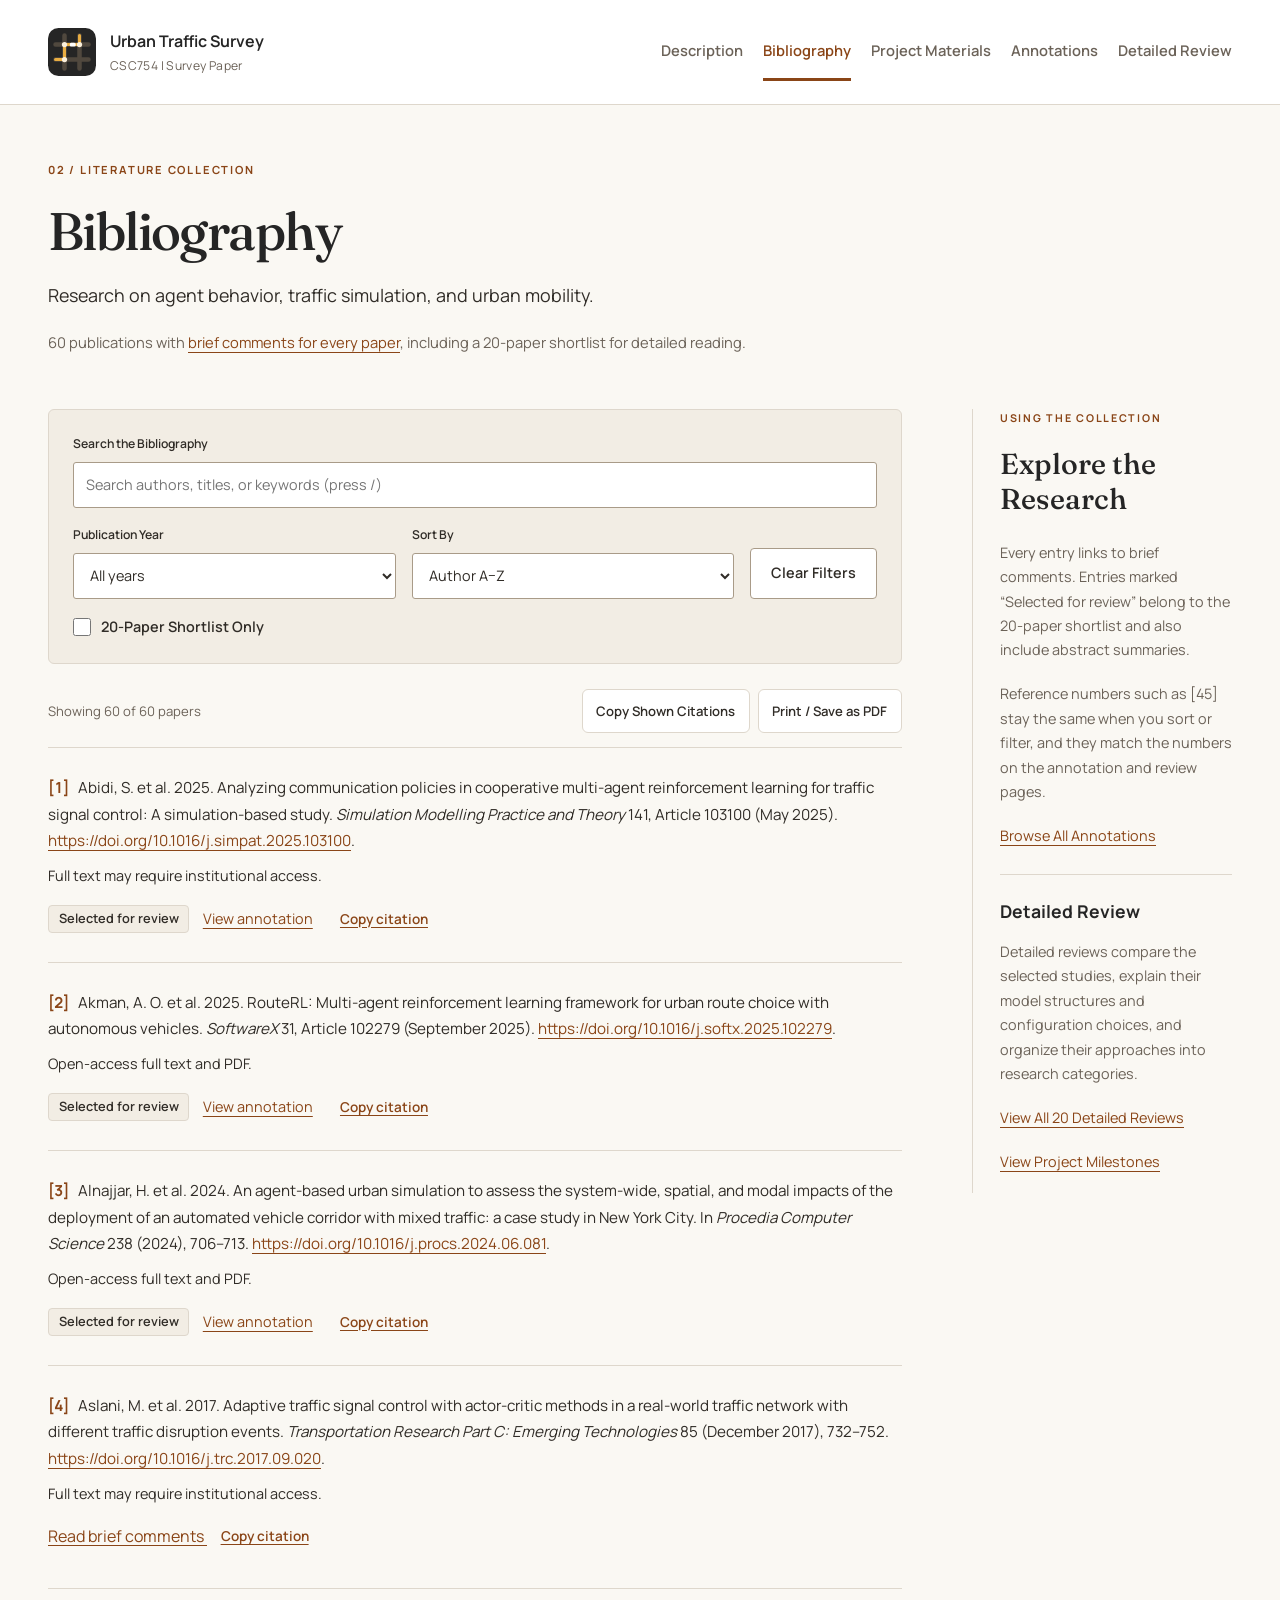
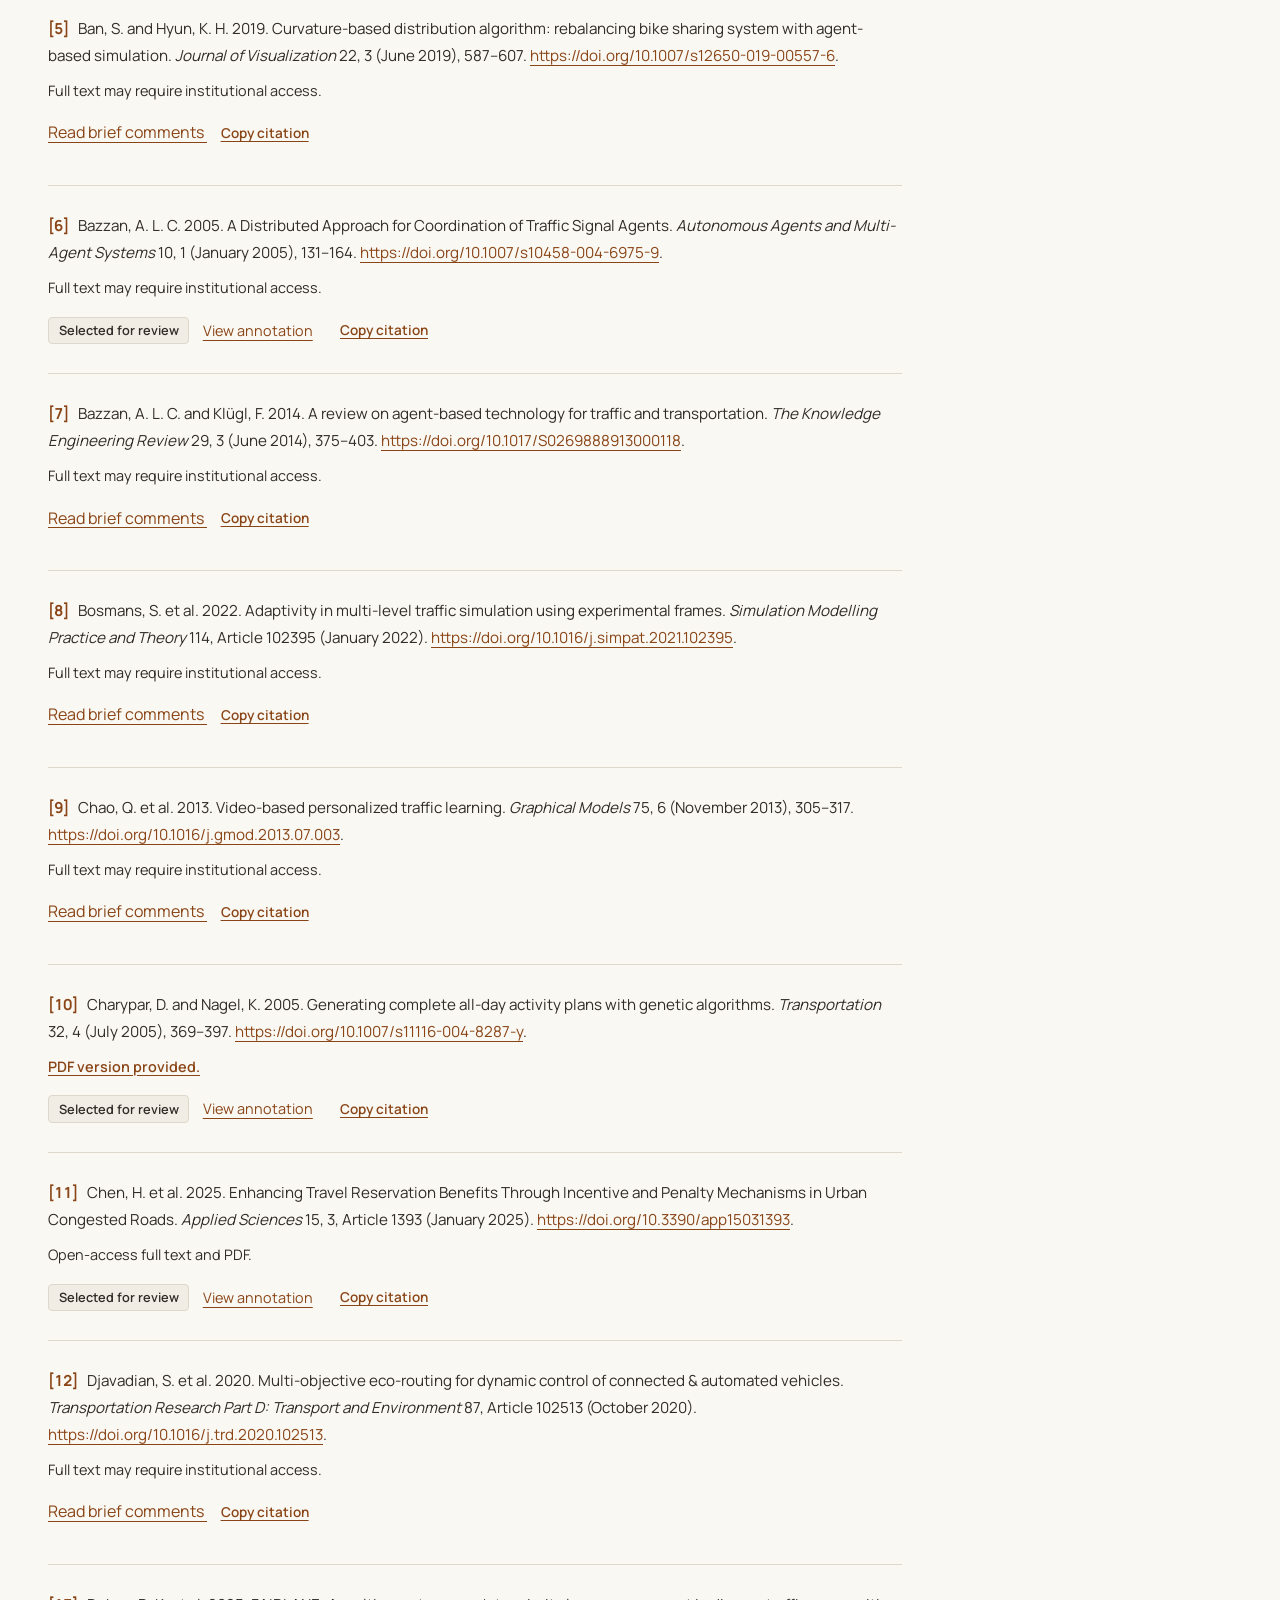
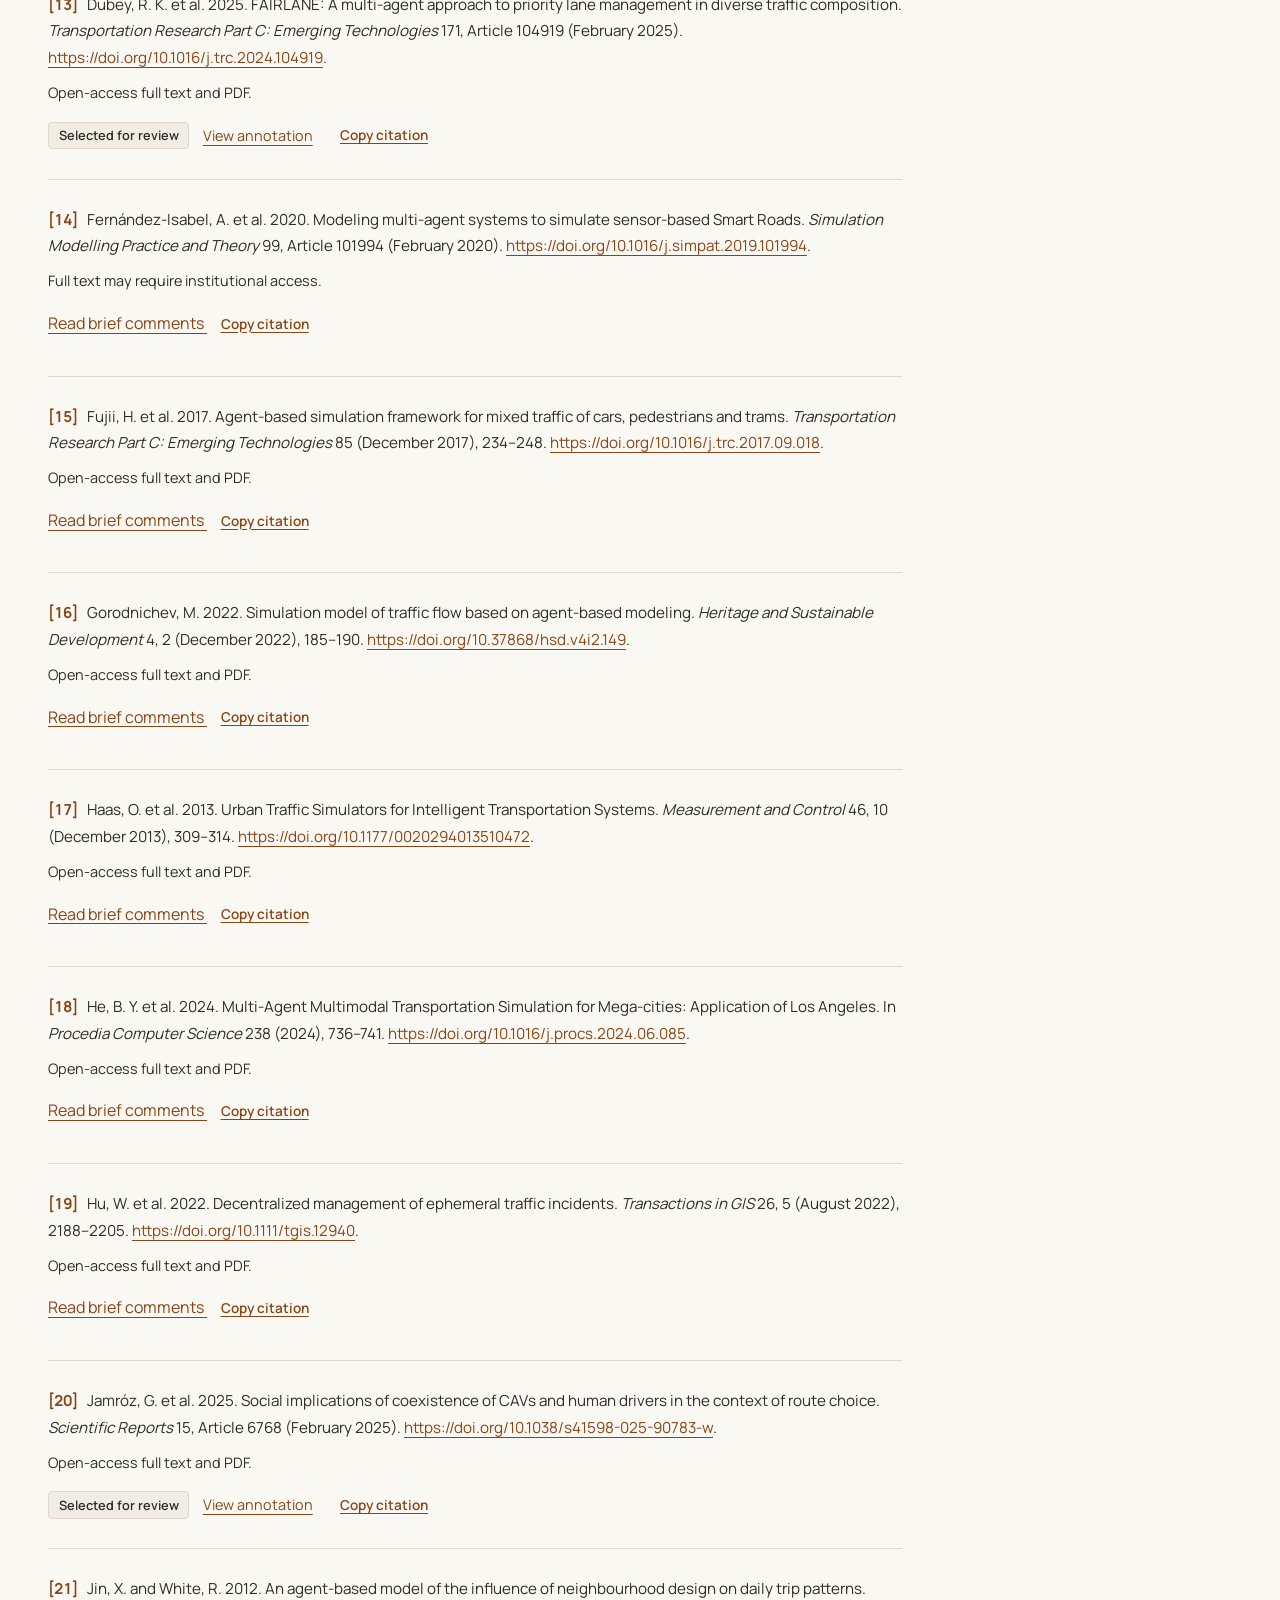
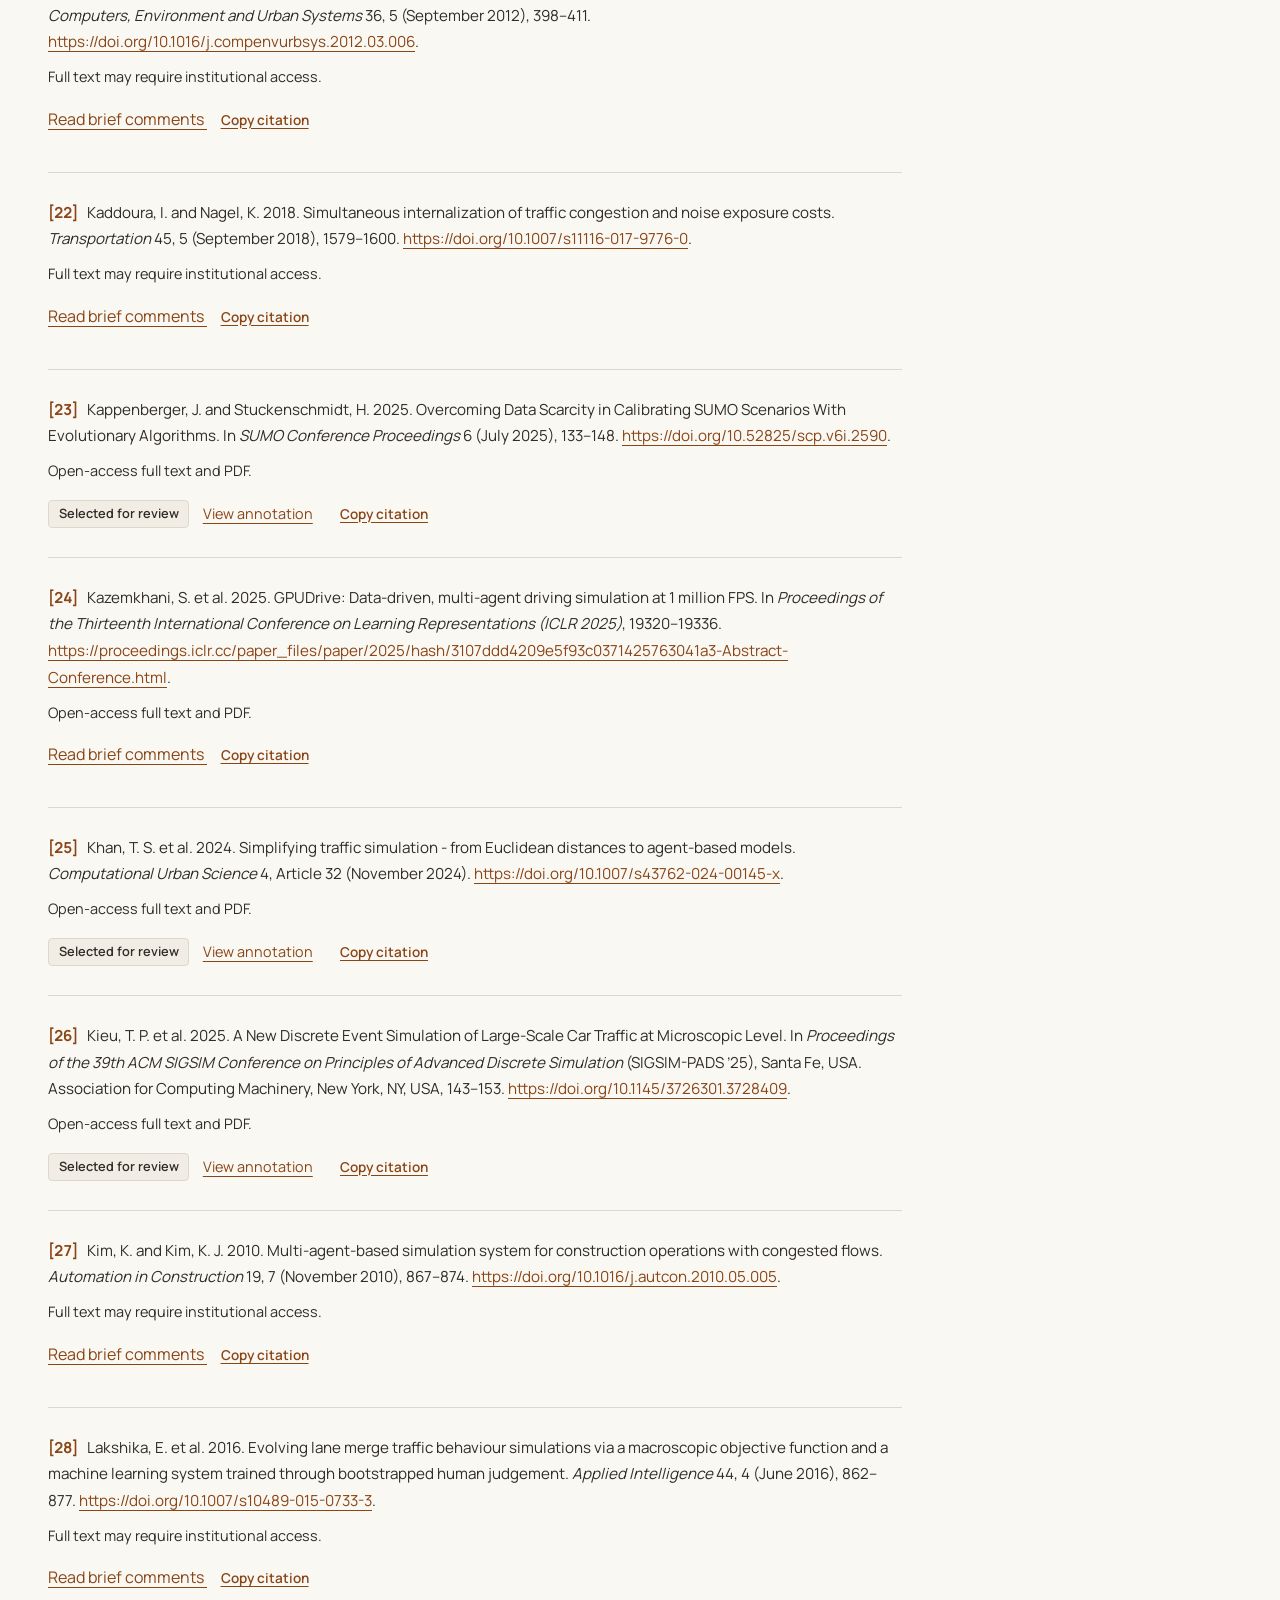
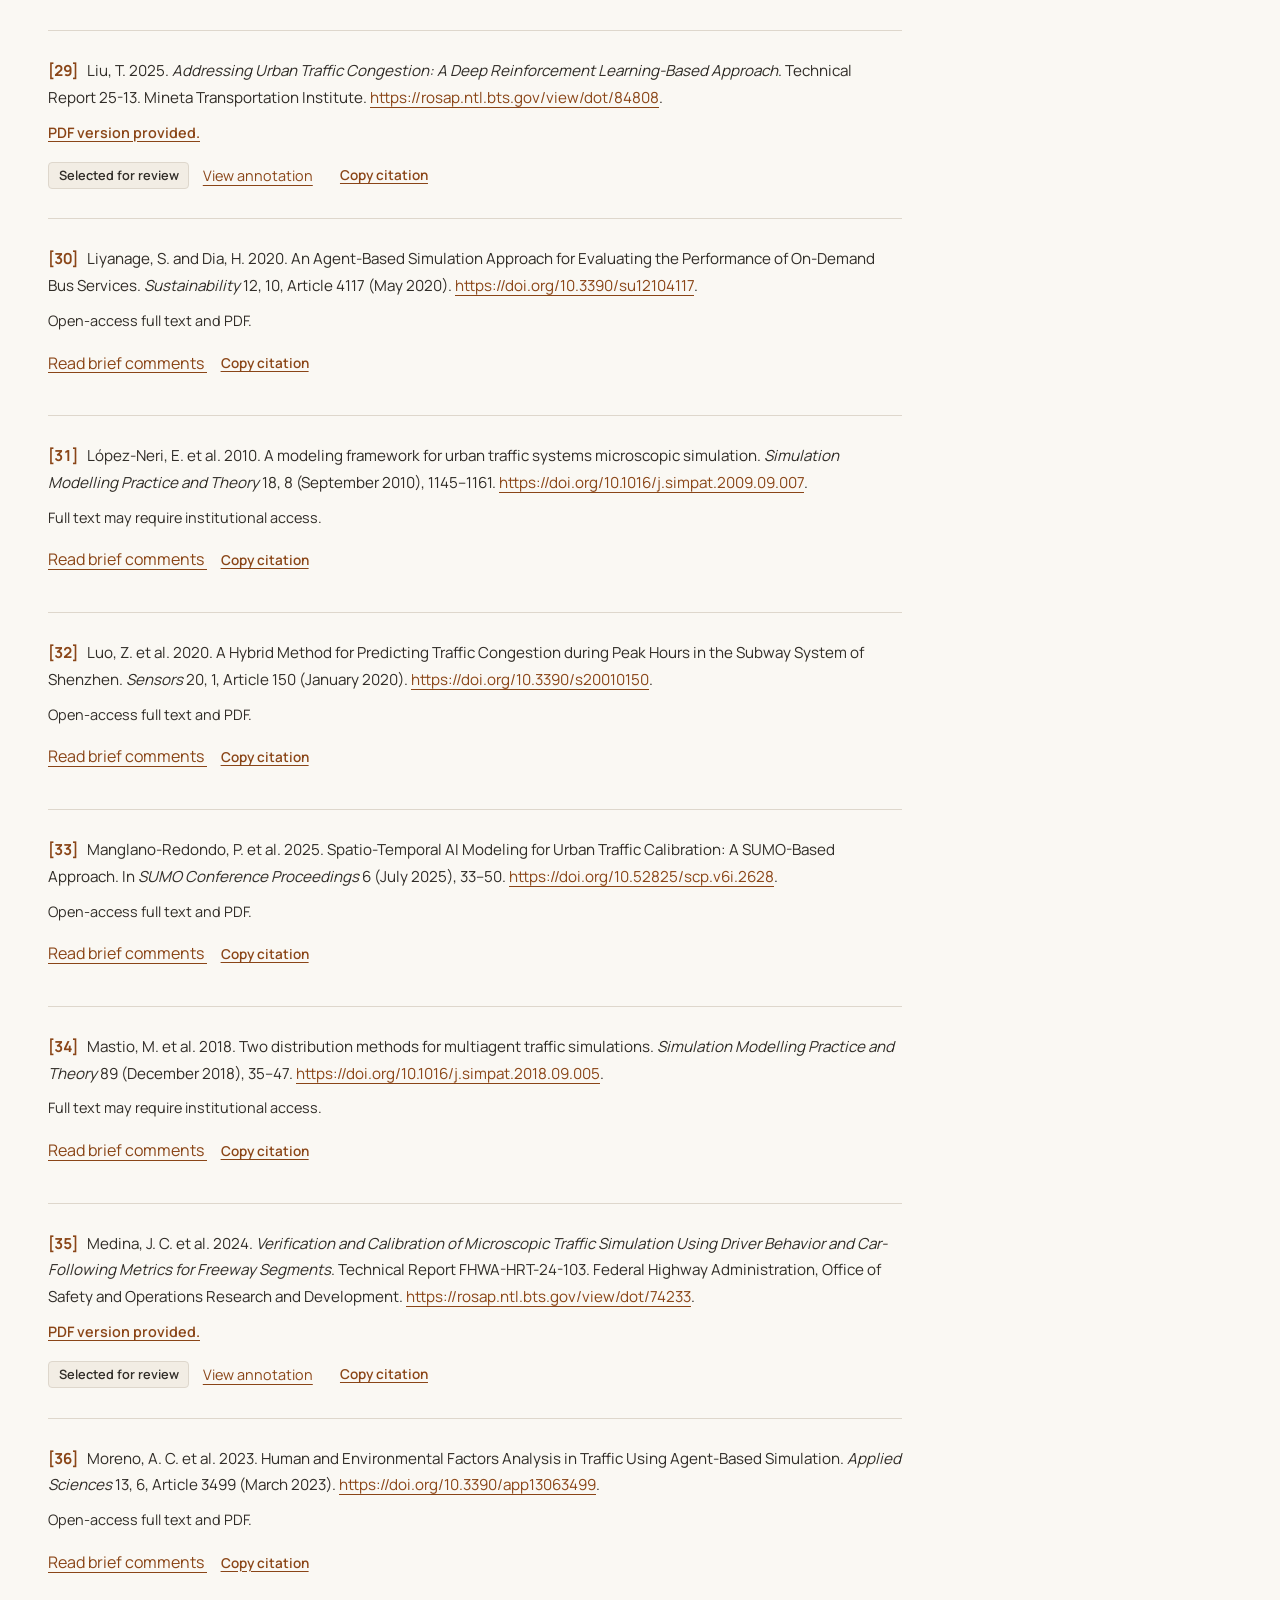
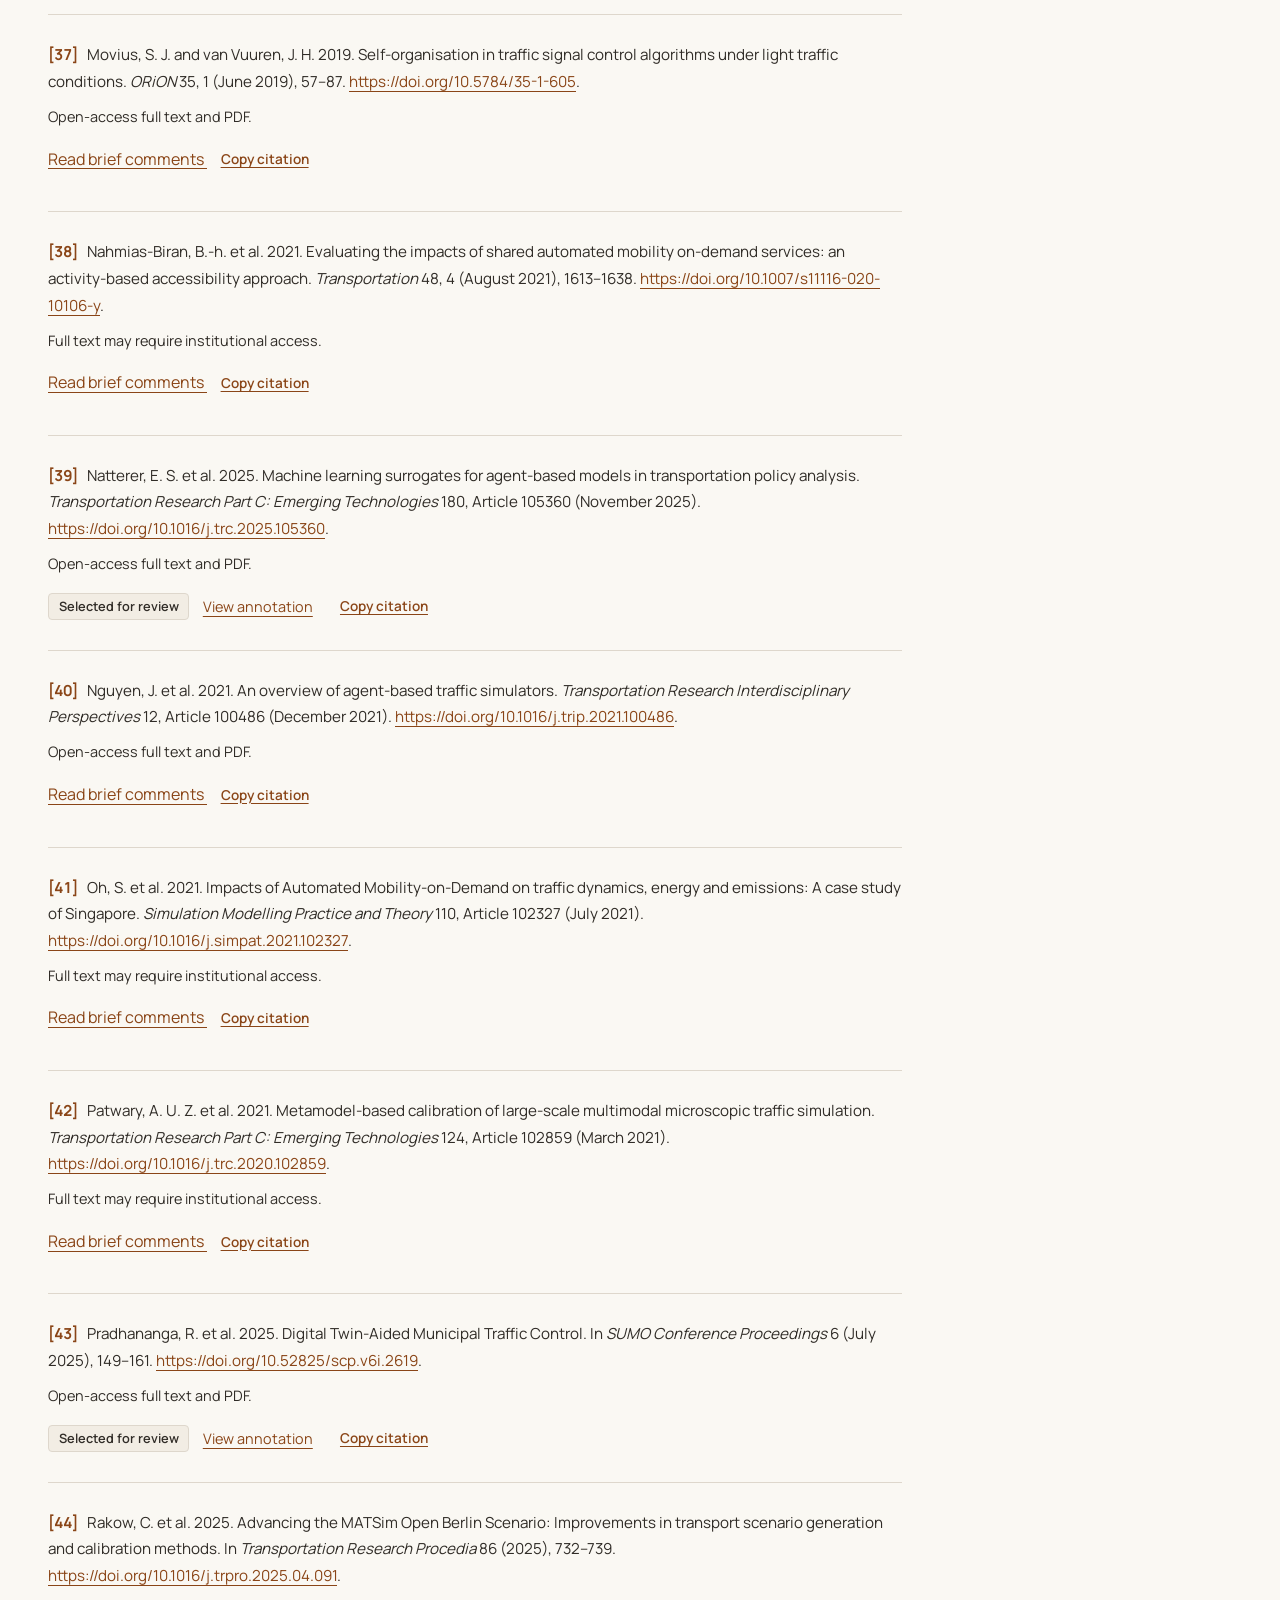
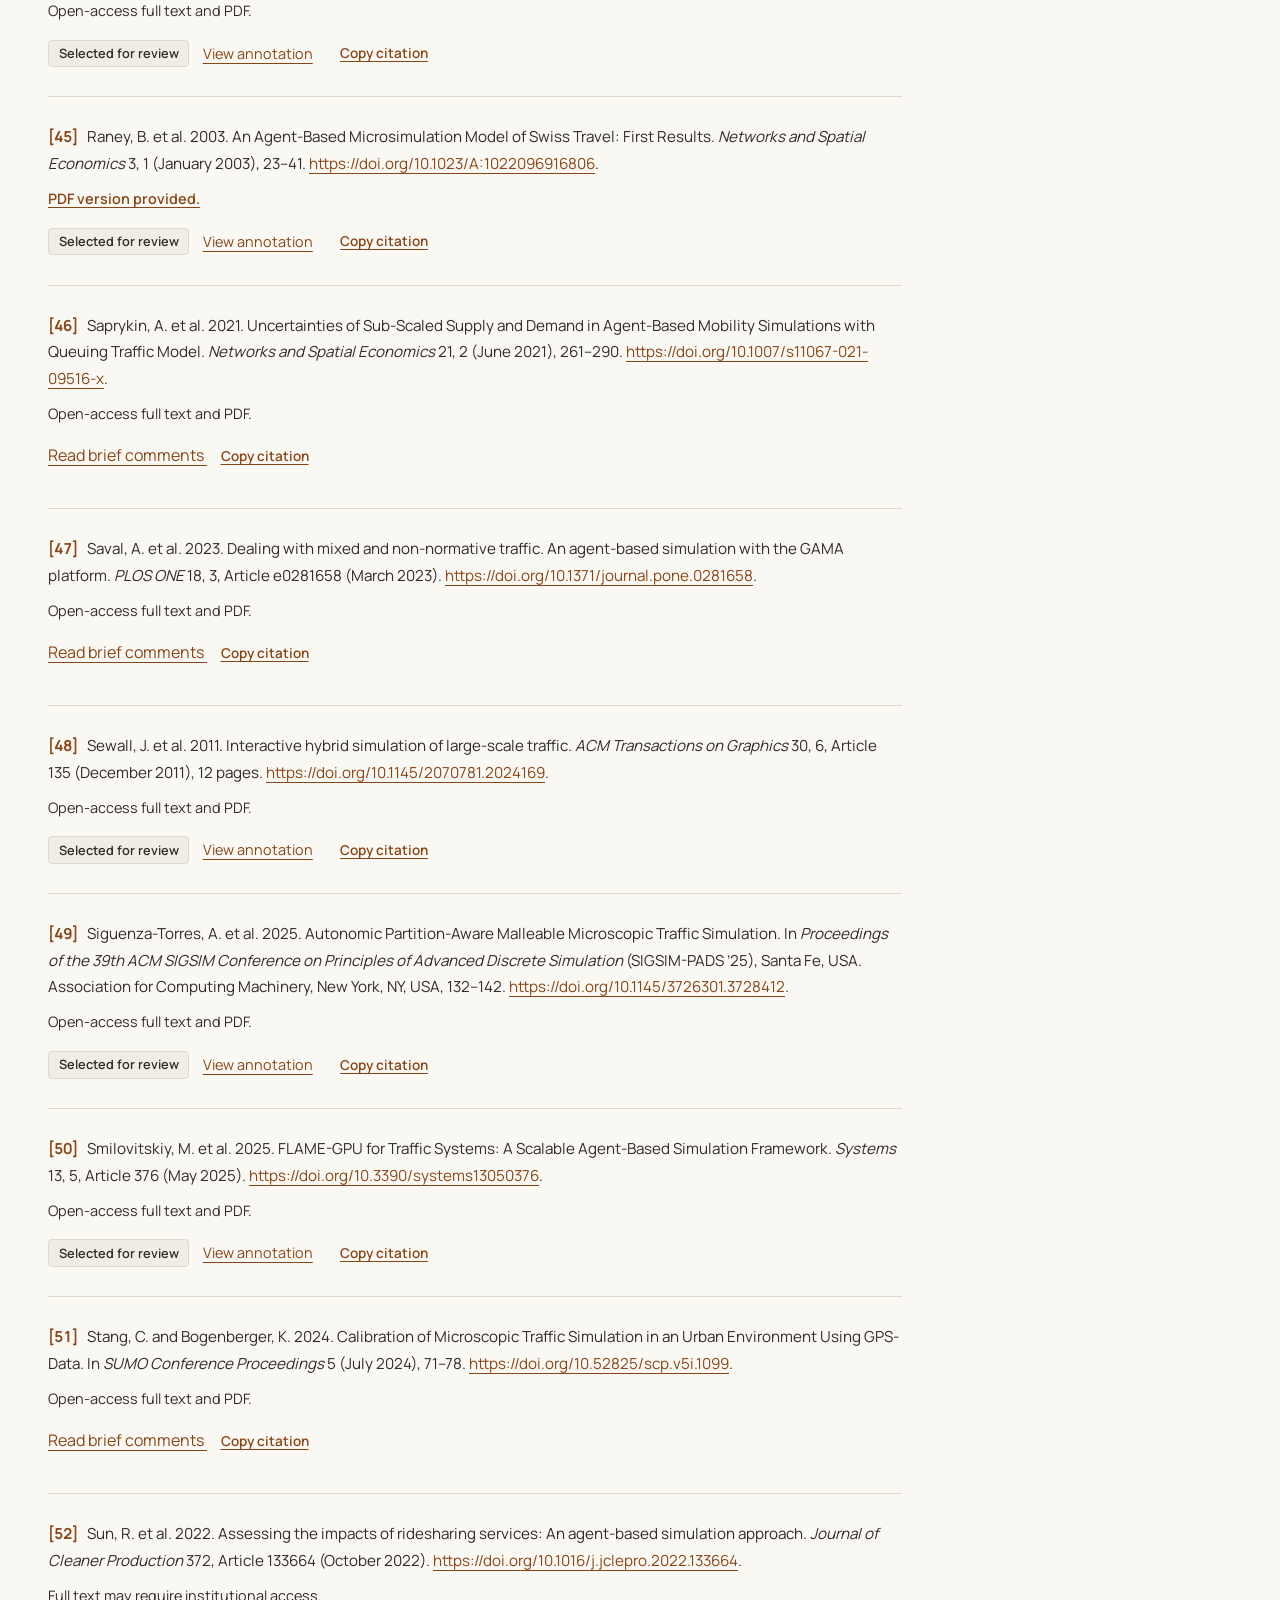
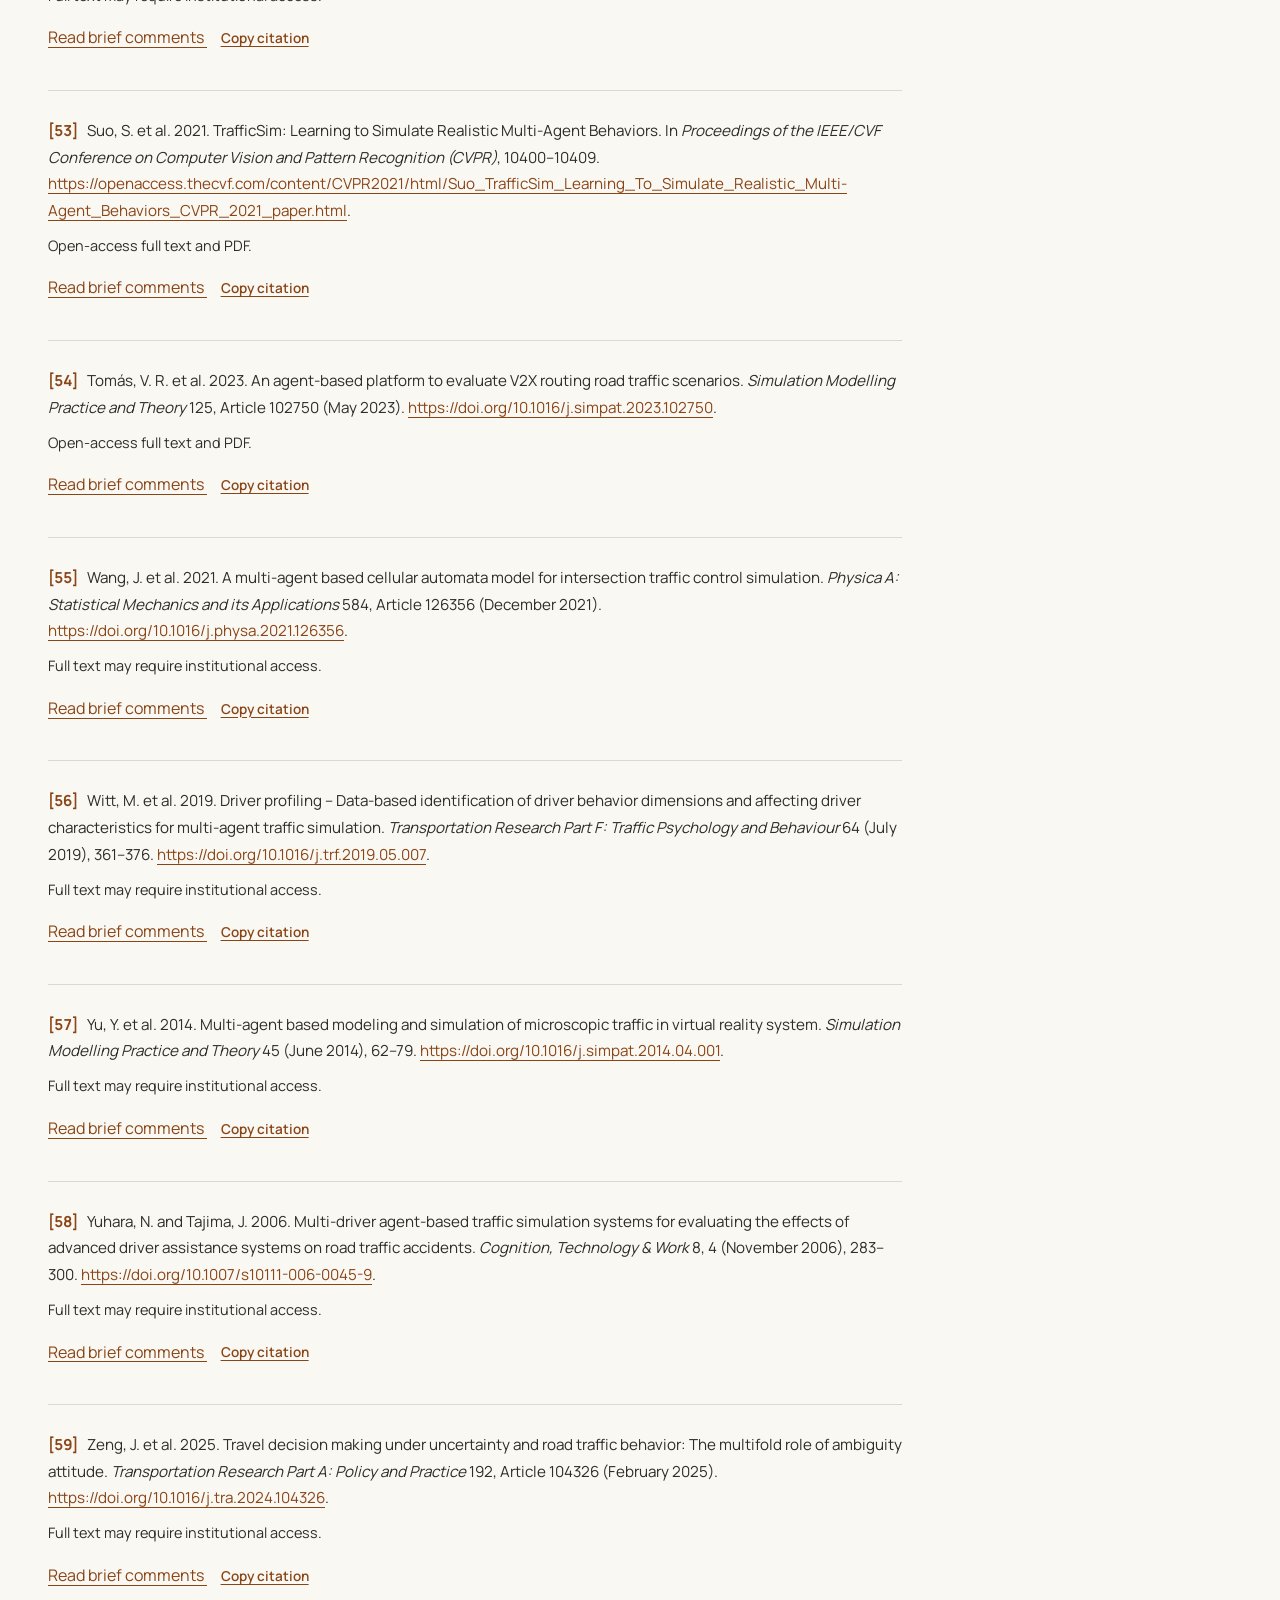
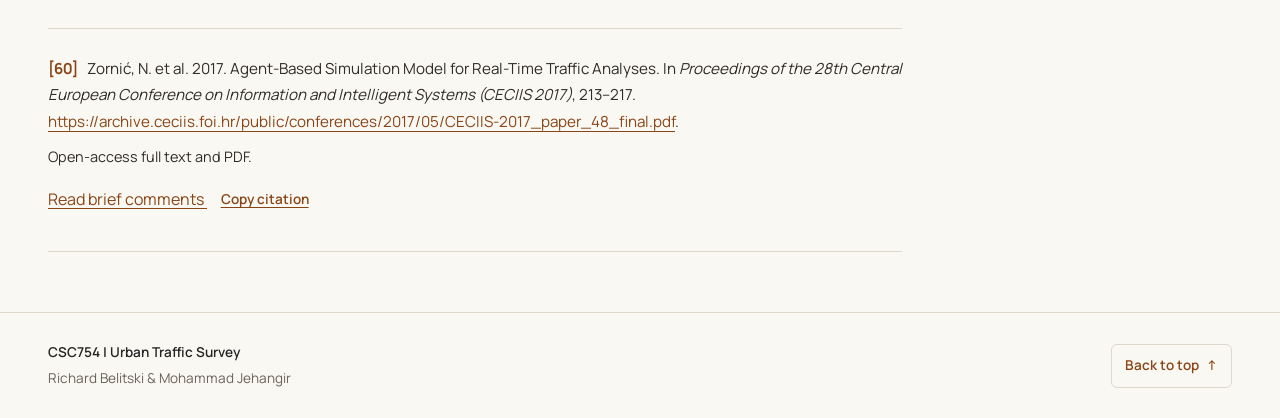
<file: bibliography.html>
<!DOCTYPE html>
<html lang="en">
<head>
    <meta charset="UTF-8">
    <meta name="viewport" content="width=device-width, initial-scale=1">

    <meta name="description"
          content="A bibliography for the CSC754 survey of agent-based urban traffic modeling.">

    <meta name="theme-color" content="#252525">

    <title>Bibliography | CSC754 Urban Traffic Survey</title>

    <link rel="icon" href="logo.svg" type="image/svg+xml">
    <link rel="preconnect" href="https://fonts.googleapis.com">
    <link rel="preconnect" href="https://fonts.gstatic.com" crossorigin>
    <link href="https://fonts.googleapis.com/css2?family=Fraunces:wght@400;500;600&amp;family=Manrope:wght@400..700&amp;display=swap" rel="stylesheet">
    <link rel="stylesheet" href="styles.css">
    <script src="script.js" defer></script>
</head>

<body id="top">
    <a class="skip-link" href="#main">Skip to content</a>

    <header class="site-header">
        <div class="shell header-inner">
            <a class="brand"
               href="index.html"
               aria-label="Urban Traffic Survey Home">

                <img
                    class="brand-logo"
                    src="logo.svg"
                    alt=""
                    width="48"
                    height="48"
                >

                <span>
                    Urban Traffic Survey
                    <small>CSC754 | Survey Paper</small>
                </span>
            </a>

            <nav aria-label="Main Navigation">
                <a href="index.html">Description</a>
                <a href="bibliography.html" aria-current="page">Bibliography</a>
                <a href="materials.html">Project Materials</a>
                <a href="annotations.html">Annotations</a>
                <a href="review.html">Detailed Review</a>
            </nav>
        </div>
    </header>

    <main id="main" tabindex="-1">
        <section class="page-heading shell">
            <p class="eyebrow">02 / Literature Collection</p>
            <h1>Bibliography</h1>

            <p class="lead">
                Research on agent behavior, traffic simulation,
                and urban mobility.
            </p>

            <p class="muted">
                60 publications with
                <a href="annotations.html">brief comments for every paper</a>,
                including a 20-paper shortlist for detailed reading.
            </p>
        </section>

        <div class="shell bibliography-layout">
            <div class="bibliography-main">
                <form
                    id="bibliography-controls"
                    class="controls"
                    role="search"
                    aria-label="Search bibliography"
                    hidden
                >
                    <div class="search-field">
                        <label for="paper-search">
                            Search the Bibliography
                        </label>

                        <input
                            id="paper-search"
                            type="search"
                            placeholder="Search authors, titles, or keywords (press /)"
                            autocomplete="off"
                            aria-keyshortcuts="/"
                        >
                    </div>

                    <div class="filter-row">
                        <div>
                            <label for="paper-year">Publication Year</label>

                            <select id="paper-year">
                                <option value="all">All Years</option>
                            </select>
                        </div>

                        <div>
                            <label for="paper-sort">Sort By</label>

                            <select id="paper-sort">
                                <option value="author">Author A–Z</option>
                                <option value="newest">Newest First</option>
                                <option value="oldest">Oldest First</option>
                                <option value="title">Title A–Z</option>
                            </select>
                        </div>

                        <button type="reset" class="button secondary">
                            Clear Filters
                        </button>
                    </div>

                    <label class="selection-filter" for="selected-only">
                        <input type="checkbox" id="selected-only">
                        <span>20-Paper Shortlist Only</span>
                    </label>
                </form>

                <div class="results-bar">
                    <p
                        id="result-count"
                        role="status"
                        aria-live="polite"
                        aria-atomic="true"
                    >
                        Showing 60 of 60 papers
                    </p>

                    <div class="results-actions">
                        <button
                            type="button"
                            class="utility-button"
                            id="copy-list"
                            hidden
                        >
                            Copy Shown Citations
                        </button>

                        <button
                            type="button"
                            class="utility-button"
                            id="print-list"
                            hidden
                        >
                            Print / Save as PDF
                        </button>
                    </div>
                </div>

                <p id="empty-state" class="empty-state" hidden>
                    No papers match your search. Try another keyword or clear the filters.
                </p>

                <ol class="bibliography" id="paper-list" role="list">

                    <li data-author="Abidi"
                        data-search="Sofiene Abidi Philippe Mathieu Antoine Nongaillard"
                        data-title="Analyzing communication policies in cooperative multi-agent reinforcement learning for traffic signal control: A simulation-based study"
                        data-year="2025"
                        id="ref-01">

                        <article class="reference">
                            <p class="acm-citation">
                                <span class="ref-number">[1]</span>
                                Abidi, S. et al. 2025. Analyzing communication policies in cooperative multi-agent reinforcement learning for traffic signal control: A simulation-based study. <em>Simulation Modelling Practice and Theory</em> 141, Article 103100 (May 2025). 
                            
                            <a href="https://doi.org/10.1016/j.simpat.2025.103100">https://doi.org/10.1016/j.simpat.2025.103100</a>.
                            </p>
                            <p class="paper-access">
                                Full text may require institutional access.
                            </p>
                            <p class="selection-link">
                                <span class="selection-badge">Selected for review</span>
                                <a href="annotations.html#paper-1">View annotation</a>
                            </p>
                        </article>
                    </li>

                    <li data-author="Akman"
                        data-search="Ahmet Onur Akman Anastasia Psarou Łukasz Gorczyca Zoltán György Varga Grzegorz Jamróz Rafał Kucharski"
                        data-title="RouteRL: Multi-agent reinforcement learning framework for urban route choice with autonomous vehicles"
                        data-year="2025"
                        id="ref-51">

                        <article class="reference">
                            <p class="acm-citation">
                                <span class="ref-number">[2]</span>
                                Akman, A. O. et al. 2025. RouteRL: Multi-agent reinforcement learning framework for urban route choice with autonomous vehicles. <em>SoftwareX</em> 31, Article 102279 (September 2025). 
                            
                            <a href="https://doi.org/10.1016/j.softx.2025.102279">https://doi.org/10.1016/j.softx.2025.102279</a>.
                            </p>
                            <p class="paper-access">
                                Open-access full text and PDF.
                            </p>
                            <p class="selection-link">
                                <span class="selection-badge">Selected for review</span>
                                <a href="annotations.html#paper-2">View annotation</a>
                            </p>
                        </article>
                    </li>

                    <li data-author="Alnajjar"
                        data-search="Hella Alnajjar Kaan Ozbay Ding Wang Lamia Iftekhar"
                        data-title="An agent-based urban simulation to assess the system-wide, spatial, and modal impacts of the deployment of an automated vehicle corridor with mixed traffic: a case study in New York City"
                        data-year="2024"
                        id="ref-52">

                        <article class="reference">
                            <p class="acm-citation">
                                <span class="ref-number">[3]</span>
                                Alnajjar, H. et al. 2024. An agent-based urban simulation to assess the system-wide, spatial, and modal impacts of the deployment of an automated vehicle corridor with mixed traffic: a case study in New York City. In <em>Procedia Computer Science</em> 238 (2024), 706–713. 
                            
                            <a href="https://doi.org/10.1016/j.procs.2024.06.081">https://doi.org/10.1016/j.procs.2024.06.081</a>.
                            </p>
                            <p class="paper-access">
                                Open-access full text and PDF.
                            </p>
                            <p class="selection-link">
                                <span class="selection-badge">Selected for review</span>
                                <a href="annotations.html#paper-3">View annotation</a>
                            </p>
                        </article>
                    </li>

                    <li data-author="Aslani"
                        data-search="Mohammad Aslani Mohammad Saadi Mesgari Marco Wiering"
                        data-title="Adaptive traffic signal control with actor-critic methods in a real-world traffic network with different traffic disruption events"
                        data-year="2017"
                        id="ref-03">

                        <article class="reference">
                            <p class="acm-citation">
                                <span class="ref-number">[4]</span>
                                Aslani, M. et al. 2017. Adaptive traffic signal control with actor-critic methods in a real-world traffic network with different traffic disruption events. <em>Transportation Research Part C: Emerging Technologies</em> 85 (December 2017), 732–752. 
                            
                            <a href="https://doi.org/10.1016/j.trc.2017.09.020">https://doi.org/10.1016/j.trc.2017.09.020</a>.
                            </p>
                            <p class="paper-access">
                                Full text may require institutional access.
                            </p>
                            <p>
                                <a href="annotations.html#annotation-ref-03">
                                    Read brief comments
                                </a>
                            </p>
                        </article>
                    </li>

                    <li data-author="Ban"
                        data-search="Seonghoon Ban Kyung Hoon Hyun"
                        data-title="Curvature-based distribution algorithm: rebalancing bike sharing system with agent-based simulation"
                        data-year="2019"
                        id="ref-04">

                        <article class="reference">
                            <p class="acm-citation">
                                <span class="ref-number">[5]</span>
                                Ban, S. and Hyun, K. H. 2019. Curvature-based distribution algorithm: rebalancing bike sharing system with agent-based simulation. <em>Journal of Visualization</em> 22, 3 (June 2019), 587–607. 
                            
                            <a href="https://doi.org/10.1007/s12650-019-00557-6">https://doi.org/10.1007/s12650-019-00557-6</a>.
                            </p>
                            <p class="paper-access">
                                Full text may require institutional access.
                            </p>
                            <p>
                                <a href="annotations.html#annotation-ref-04">
                                    Read brief comments
                                </a>
                            </p>
                        </article>
                    </li>

                    <li data-author="Bazzan"
                        data-search="Ana L. C. Bazzan"
                        data-title="A Distributed Approach for Coordination of Traffic Signal Agents"
                        data-year="2005"
                        id="ref-53">

                        <article class="reference">
                            <p class="acm-citation">
                                <span class="ref-number">[6]</span>
                                Bazzan, A. L. C. 2005. A Distributed Approach for Coordination of Traffic Signal Agents. <em>Autonomous Agents and Multi-Agent Systems</em> 10, 1 (January 2005), 131–164. 
                            
                            <a href="https://doi.org/10.1007/s10458-004-6975-9">https://doi.org/10.1007/s10458-004-6975-9</a>.
                            </p>
                            <p class="paper-access">
                                Full text may require institutional access.
                            </p>
                            <p class="selection-link">
                                <span class="selection-badge">Selected for review</span>
                                <a href="annotations.html#paper-6">View annotation</a>
                            </p>
                        </article>
                    </li>

                    <li data-author="Bazzan"
                        data-search="Ana L. C. Bazzan Franziska Klügl"
                        data-title="A review on agent-based technology for traffic and transportation"
                        data-year="2014"
                        id="ref-05">

                        <article class="reference">
                            <p class="acm-citation">
                                <span class="ref-number">[7]</span>
                                Bazzan, A. L. C. and Klügl, F. 2014. A review on agent-based technology for traffic and transportation. <em>The Knowledge Engineering Review</em> 29, 3 (June 2014), 375–403. 
                            
                            <a href="https://doi.org/10.1017/S0269888913000118">https://doi.org/10.1017/S0269888913000118</a>.
                            </p>
                            <p class="paper-access">
                                Full text may require institutional access.
                            </p>
                            <p>
                                <a href="annotations.html#annotation-ref-05">
                                    Read brief comments
                                </a>
                            </p>
                        </article>
                    </li>

                    <li data-author="Bosmans"
                        data-search="Stig Bosmans Toon Bogaerts Wim Casteels Siegfried Mercelis Joachim Denil Peter Hellinckx"
                        data-title="Adaptivity in multi-level traffic simulation using experimental frames"
                        data-year="2022"
                        id="ref-06">

                        <article class="reference">
                            <p class="acm-citation">
                                <span class="ref-number">[8]</span>
                                Bosmans, S. et al. 2022. Adaptivity in multi-level traffic simulation using experimental frames. <em>Simulation Modelling Practice and Theory</em> 114, Article 102395 (January 2022). 
                            
                            <a href="https://doi.org/10.1016/j.simpat.2021.102395">https://doi.org/10.1016/j.simpat.2021.102395</a>.
                            </p>
                            <p class="paper-access">
                                Full text may require institutional access.
                            </p>
                            <p>
                                <a href="annotations.html#annotation-ref-06">
                                    Read brief comments
                                </a>
                            </p>
                        </article>
                    </li>

                    <li data-author="Chao"
                        data-search="Qianwen Chao Jingjing Shen Xiaogang Jin"
                        data-title="Video-based personalized traffic learning"
                        data-year="2013"
                        id="ref-07">

                        <article class="reference">
                            <p class="acm-citation">
                                <span class="ref-number">[9]</span>
                                Chao, Q. et al. 2013. Video-based personalized traffic learning. <em>Graphical Models</em> 75, 6 (November 2013), 305–317. 
                            
                            <a href="https://doi.org/10.1016/j.gmod.2013.07.003">https://doi.org/10.1016/j.gmod.2013.07.003</a>.
                            </p>
                            <p class="paper-access">
                                Full text may require institutional access.
                            </p>
                            <p>
                                <a href="annotations.html#annotation-ref-07">
                                    Read brief comments
                                </a>
                            </p>
                        </article>
                    </li>

                    <li data-author="Charypar"
                        data-search="David Charypar Kai Nagel"
                        data-title="Generating complete all-day activity plans with genetic algorithms"
                        data-year="2005"
                        id="ref-54">

                        <article class="reference">
                            <p class="acm-citation">
                                <span class="ref-number">[10]</span>
                                Charypar, D. and Nagel, K. 2005. Generating complete all-day activity plans with genetic algorithms. <em>Transportation</em> 32, 4 (July 2005), 369–397. 
                            
                            <a href="https://doi.org/10.1007/s11116-004-8287-y">https://doi.org/10.1007/s11116-004-8287-y</a>.
                            </p>
                            <p class="paper-access">
                                <a href="https://svn.vsp.tu-berlin.de/repos/public-svn/publications/vspwp/2004/04-04/30nov04.pdf">
                                    PDF version provided.
                                </a>
                            </p>
                            <p class="selection-link">
                                <span class="selection-badge">Selected for review</span>
                                <a href="annotations.html#paper-10">View annotation</a>
                            </p>
                        </article>
                    </li>

                    <li data-author="Chen"
                        data-search="Hengrui Chen Ruiyu Zhou Hong Chen"
                        data-title="Enhancing Travel Reservation Benefits Through Incentive and Penalty Mechanisms in Urban Congested Roads"
                        data-year="2025"
                        id="ref-08">

                        <article class="reference">
                            <p class="acm-citation">
                                <span class="ref-number">[11]</span>
                                Chen, H. et al. 2025. Enhancing Travel Reservation Benefits Through Incentive and Penalty Mechanisms in Urban Congested Roads. <em>Applied Sciences</em> 15, 3, Article 1393 (January 2025). 
                            
                            <a href="https://doi.org/10.3390/app15031393">https://doi.org/10.3390/app15031393</a>.
                            </p>
                            <p class="paper-access">
                                Open-access full text and PDF.
                            </p>
                            <p class="selection-link">
                                <span class="selection-badge">Selected for review</span>
                                <a href="annotations.html#paper-11">View annotation</a>
                            </p>
                        </article>
                    </li>

                    <li data-author="Djavadian"
                        data-search="Shadi Djavadian Ran Tu Bilal Farooq Marianne Hatzopoulou"
                        data-title="Multi-objective eco-routing for dynamic control of connected &amp; automated vehicles"
                        data-year="2020"
                        id="ref-09">

                        <article class="reference">
                            <p class="acm-citation">
                                <span class="ref-number">[12]</span>
                                Djavadian, S. et al. 2020. Multi-objective eco-routing for dynamic control of connected &amp; automated vehicles. <em>Transportation Research Part D: Transport and Environment</em> 87, Article 102513 (October 2020). 
                            
                            <a href="https://doi.org/10.1016/j.trd.2020.102513">https://doi.org/10.1016/j.trd.2020.102513</a>.
                            </p>
                            <p class="paper-access">
                                Full text may require institutional access.
                            </p>
                            <p>
                                <a href="annotations.html#annotation-ref-09">
                                    Read brief comments
                                </a>
                            </p>
                        </article>
                    </li>

                    <li data-author="Dubey"
                        data-search="Rohit K. Dubey Damian Dailisan Javier Argota Sánchez–Vaquerizo Dirk Helbing"
                        data-title="FAIRLANE: A multi-agent approach to priority lane management in diverse traffic composition"
                        data-year="2025"
                        id="ref-55">

                        <article class="reference">
                            <p class="acm-citation">
                                <span class="ref-number">[13]</span>
                                Dubey, R. K. et al. 2025. FAIRLANE: A multi-agent approach to priority lane management in diverse traffic composition. <em>Transportation Research Part C: Emerging Technologies</em> 171, Article 104919 (February 2025). 
                            
                            <a href="https://doi.org/10.1016/j.trc.2024.104919">https://doi.org/10.1016/j.trc.2024.104919</a>.
                            </p>
                            <p class="paper-access">
                                Open-access full text and PDF.
                            </p>
                            <p class="selection-link">
                                <span class="selection-badge">Selected for review</span>
                                <a href="annotations.html#paper-13">View annotation</a>
                            </p>
                        </article>
                    </li>

                    <li data-author="Fernández-Isabel"
                        data-search="Alberto Fernández-Isabel Rubén Fuentes-Fernández Isaac Martín de Diego"
                        data-title="Modeling multi-agent systems to simulate sensor-based Smart Roads"
                        data-year="2020"
                        id="ref-11">

                        <article class="reference">
                            <p class="acm-citation">
                                <span class="ref-number">[14]</span>
                                Fernández-Isabel, A. et al. 2020. Modeling multi-agent systems to simulate sensor-based Smart Roads. <em>Simulation Modelling Practice and Theory</em> 99, Article 101994 (February 2020). 
                            
                            <a href="https://doi.org/10.1016/j.simpat.2019.101994">https://doi.org/10.1016/j.simpat.2019.101994</a>.
                            </p>
                            <p class="paper-access">
                                Full text may require institutional access.
                            </p>
                            <p>
                                <a href="annotations.html#annotation-ref-11">
                                    Read brief comments
                                </a>
                            </p>
                        </article>
                    </li>

                    <li data-author="Fujii"
                        data-search="Hideki Fujii Hideaki Uchida Shinobu Yoshimura"
                        data-title="Agent-based simulation framework for mixed traffic of cars, pedestrians and trams"
                        data-year="2017"
                        id="ref-12">

                        <article class="reference">
                            <p class="acm-citation">
                                <span class="ref-number">[15]</span>
                                Fujii, H. et al. 2017. Agent-based simulation framework for mixed traffic of cars, pedestrians and trams. <em>Transportation Research Part C: Emerging Technologies</em> 85 (December 2017), 234–248. 
                            
                            <a href="https://doi.org/10.1016/j.trc.2017.09.018">https://doi.org/10.1016/j.trc.2017.09.018</a>.
                            </p>
                            <p class="paper-access">
                                Open-access full text and PDF.
                            </p>
                            <p>
                                <a href="annotations.html#annotation-ref-12">
                                    Read brief comments
                                </a>
                            </p>
                        </article>
                    </li>

                    <li data-author="Gorodnichev"
                        data-search="Mikhail Gorodnichev"
                        data-title="Simulation model of traffic flow based on agent-based modeling"
                        data-year="2022"
                        id="ref-13">

                        <article class="reference">
                            <p class="acm-citation">
                                <span class="ref-number">[16]</span>
                                Gorodnichev, M. 2022. Simulation model of traffic flow based on agent-based modeling. <em>Heritage and Sustainable Development</em> 4, 2 (December 2022), 185–190. 
                            
                            <a href="https://doi.org/10.37868/hsd.v4i2.149">https://doi.org/10.37868/hsd.v4i2.149</a>.
                            </p>
                            <p class="paper-access">
                                Open-access full text and PDF.
                            </p>
                            <p>
                                <a href="annotations.html#annotation-ref-13">
                                    Read brief comments
                                </a>
                            </p>
                        </article>
                    </li>

                    <li data-author="Haas"
                        data-search="Olivier Haas Shoaib Kamran Pawel Jaworski Ionut Gheorghe"
                        data-title="Urban Traffic Simulators for Intelligent Transportation Systems"
                        data-year="2013"
                        id="ref-14">

                        <article class="reference">
                            <p class="acm-citation">
                                <span class="ref-number">[17]</span>
                                Haas, O. et al. 2013. Urban Traffic Simulators for Intelligent Transportation Systems. <em>Measurement and Control</em> 46, 10 (December 2013), 309–314. 
                            
                            <a href="https://doi.org/10.1177/0020294013510472">https://doi.org/10.1177/0020294013510472</a>.
                            </p>
                            <p class="paper-access">
                                Open-access full text and PDF.
                            </p>
                            <p>
                                <a href="annotations.html#annotation-ref-14">
                                    Read brief comments
                                </a>
                            </p>
                        </article>
                    </li>

                    <li data-author="He"
                        data-search="Brian Yueshuai He Qinhua Jiang Haoxuan Ma Jiaqi Ma"
                        data-title="Multi-Agent Multimodal Transportation Simulation for Mega-cities: Application of Los Angeles"
                        data-year="2024"
                        id="ref-56">

                        <article class="reference">
                            <p class="acm-citation">
                                <span class="ref-number">[18]</span>
                                He, B. Y. et al. 2024. Multi-Agent Multimodal Transportation Simulation for Mega-cities: Application of Los Angeles. In <em>Procedia Computer Science</em> 238 (2024), 736–741. 
                            
                            <a href="https://doi.org/10.1016/j.procs.2024.06.085">https://doi.org/10.1016/j.procs.2024.06.085</a>.
                            </p>
                            <p class="paper-access">
                                Open-access full text and PDF.
                            </p>
                            <p>
                                <a href="annotations.html#annotation-ref-56">
                                    Read brief comments
                                </a>
                            </p>
                        </article>
                    </li>

                    <li data-author="Hu"
                        data-search="Wenyan Hu Bingkun Chen Stephan Winter Kourosh Khoshelham"
                        data-title="Decentralized management of ephemeral traffic incidents"
                        data-year="2022"
                        id="ref-15">

                        <article class="reference">
                            <p class="acm-citation">
                                <span class="ref-number">[19]</span>
                                Hu, W. et al. 2022. Decentralized management of ephemeral traffic incidents. <em>Transactions in GIS</em> 26, 5 (August 2022), 2188–2205. 
                            
                            <a href="https://doi.org/10.1111/tgis.12940">https://doi.org/10.1111/tgis.12940</a>.
                            </p>
                            <p class="paper-access">
                                Open-access full text and PDF.
                            </p>
                            <p>
                                <a href="annotations.html#annotation-ref-15">
                                    Read brief comments
                                </a>
                            </p>
                        </article>
                    </li>

                    <li data-author="Jamróz"
                        data-search="Grzegorz Jamróz Ahmet Onur Akman Anastasia Psarou Zoltán György Varga Rafał Kucharski"
                        data-title="Social implications of coexistence of CAVs and human drivers in the context of route choice"
                        data-year="2025"
                        id="ref-57">

                        <article class="reference">
                            <p class="acm-citation">
                                <span class="ref-number">[20]</span>
                                Jamróz, G. et al. 2025. Social implications of coexistence of CAVs and human drivers in the context of route choice. <em>Scientific Reports</em> 15, Article 6768 (February 2025). 
                            
                            <a href="https://doi.org/10.1038/s41598-025-90783-w">https://doi.org/10.1038/s41598-025-90783-w</a>.
                            </p>
                            <p class="paper-access">
                                Open-access full text and PDF.
                            </p>
                            <p class="selection-link">
                                <span class="selection-badge">Selected for review</span>
                                <a href="annotations.html#paper-20">View annotation</a>
                            </p>
                        </article>
                    </li>

                    <li data-author="Jin"
                        data-search="Xiongbing Jin Roger White"
                        data-title="An agent-based model of the influence of neighbourhood design on daily trip patterns"
                        data-year="2012"
                        id="ref-16">

                        <article class="reference">
                            <p class="acm-citation">
                                <span class="ref-number">[21]</span>
                                Jin, X. and White, R. 2012. An agent-based model of the influence of neighbourhood design on daily trip patterns. <em>Computers, Environment and Urban Systems</em> 36, 5 (September 2012), 398–411. 
                            
                            <a href="https://doi.org/10.1016/j.compenvurbsys.2012.03.006">https://doi.org/10.1016/j.compenvurbsys.2012.03.006</a>.
                            </p>
                            <p class="paper-access">
                                Full text may require institutional access.
                            </p>
                            <p>
                                <a href="annotations.html#annotation-ref-16">
                                    Read brief comments
                                </a>
                            </p>
                        </article>
                    </li>

                    <li data-author="Kaddoura"
                        data-search="Ihab Kaddoura Kai Nagel"
                        data-title="Simultaneous internalization of traffic congestion and noise exposure costs"
                        data-year="2018"
                        id="ref-17">

                        <article class="reference">
                            <p class="acm-citation">
                                <span class="ref-number">[22]</span>
                                Kaddoura, I. and Nagel, K. 2018. Simultaneous internalization of traffic congestion and noise exposure costs. <em>Transportation</em> 45, 5 (September 2018), 1579–1600. 
                            
                            <a href="https://doi.org/10.1007/s11116-017-9776-0">https://doi.org/10.1007/s11116-017-9776-0</a>.
                            </p>
                            <p class="paper-access">
                                Full text may require institutional access.
                            </p>
                            <p>
                                <a href="annotations.html#annotation-ref-17">
                                    Read brief comments
                                </a>
                            </p>
                        </article>
                    </li>

                    <li data-author="Kappenberger"
                        data-search="Jakob Kappenberger Heiner Stuckenschmidt"
                        data-title="Overcoming Data Scarcity in Calibrating SUMO Scenarios With Evolutionary Algorithms"
                        data-year="2025"
                        id="ref-58">

                        <article class="reference">
                            <p class="acm-citation">
                                <span class="ref-number">[23]</span>
                                Kappenberger, J. and Stuckenschmidt, H. 2025. Overcoming Data Scarcity in Calibrating SUMO Scenarios With Evolutionary Algorithms. In <em>SUMO Conference Proceedings</em> 6 (July 2025), 133–148. 
                            
                            <a href="https://doi.org/10.52825/scp.v6i.2590">https://doi.org/10.52825/scp.v6i.2590</a>.
                            </p>
                            <p class="paper-access">
                                Open-access full text and PDF.
                            </p>
                            <p class="selection-link">
                                <span class="selection-badge">Selected for review</span>
                                <a href="annotations.html#paper-23">View annotation</a>
                            </p>
                        </article>
                    </li>

                    <li data-author="Kazemkhani"
                        data-search="Saman Kazemkhani Aarav Pandya Daphne Cornelisse Brennan Shacklett Eugene Vinitsky"
                        data-title="GPUDrive: Data-driven, multi-agent driving simulation at 1 million FPS"
                        data-year="2025"
                        id="ref-59">

                        <article class="reference">
                            <p class="acm-citation">
                                <span class="ref-number">[24]</span>
                                Kazemkhani, S. et al. 2025. GPUDrive: Data-driven, multi-agent driving simulation at 1 million FPS. In <em>Proceedings of the Thirteenth International Conference on Learning Representations (ICLR 2025)</em>, 19320–19336. 
                            
                            <a href="https://proceedings.iclr.cc/paper_files/paper/2025/hash/3107ddd4209e5f93c0371425763041a3-Abstract-Conference.html">https://proceedings.iclr.cc/paper_files/paper/2025/hash/3107ddd4209e5f93c0371425763041a3-Abstract-Conference.html</a>.
                            </p>
                            <p class="paper-access">
                                Open-access full text and PDF.
                            </p>
                            <p>
                                <a href="annotations.html#annotation-ref-59">
                                    Read brief comments
                                </a>
                            </p>
                        </article>
                    </li>

                    <li data-author="Khan"
                        data-search="Tunaggina Subrina Khan Dieter Pfoser Shiyang Ruan Andreas Züfle"
                        data-title="Simplifying traffic simulation - from Euclidean distances to agent-based models"
                        data-year="2024"
                        id="ref-18">

                        <article class="reference">
                            <p class="acm-citation">
                                <span class="ref-number">[25]</span>
                                Khan, T. S. et al. 2024. Simplifying traffic simulation - from Euclidean distances to agent-based models. <em>Computational Urban Science</em> 4, Article 32 (November 2024). 
                            
                            <a href="https://doi.org/10.1007/s43762-024-00145-x">https://doi.org/10.1007/s43762-024-00145-x</a>.
                            </p>
                            <p class="paper-access">
                                Open-access full text and PDF.
                            </p>
                            <p class="selection-link">
                                <span class="selection-badge">Selected for review</span>
                                <a href="annotations.html#paper-26">View annotation</a>
                            </p>
                        </article>
                    </li>

                    <li data-author="Kieu"
                        data-search="Thi Phuong Kieu Maamar El Amine Hamri Hassan Haghighi"
                        data-title="A New Discrete Event Simulation of Large-Scale Car Traffic at Microscopic Level"
                        data-year="2025"
                        id="ref-60">

                        <article class="reference">
                            <p class="acm-citation">
                                <span class="ref-number">[26]</span>
                                Kieu, T. P. et al. 2025. A New Discrete Event Simulation of Large-Scale Car Traffic at Microscopic Level. In <em>Proceedings of the 39th ACM SIGSIM Conference on Principles of Advanced Discrete Simulation</em> (SIGSIM-PADS ’25), Santa Fe, USA. Association for Computing Machinery, New York, NY, USA, 143–153. 
                            
                            <a href="https://doi.org/10.1145/3726301.3728409">https://doi.org/10.1145/3726301.3728409</a>.
                            </p>
                            <p class="paper-access">
                                Open-access full text and PDF.
                            </p>
                            <p class="selection-link">
                                <span class="selection-badge">Selected for review</span>
                                <a href="annotations.html#paper-25">View annotation</a>
                            </p>
                        </article>
                    </li>

                    <li data-author="Kim"
                        data-search="Kyoungmin Kim Kyong Ju Kim"
                        data-title="Multi-agent-based simulation system for construction operations with congested flows"
                        data-year="2010"
                        id="ref-19">

                        <article class="reference">
                            <p class="acm-citation">
                                <span class="ref-number">[27]</span>
                                Kim, K. and Kim, K. J. 2010. Multi-agent-based simulation system for construction operations with congested flows. <em>Automation in Construction</em> 19, 7 (November 2010), 867–874. 
                            
                            <a href="https://doi.org/10.1016/j.autcon.2010.05.005">https://doi.org/10.1016/j.autcon.2010.05.005</a>.
                            </p>
                            <p class="paper-access">
                                Full text may require institutional access.
                            </p>
                            <p>
                                <a href="annotations.html#annotation-ref-19">
                                    Read brief comments
                                </a>
                            </p>
                        </article>
                    </li>

                    <li data-author="Lakshika"
                        data-search="Erandi Lakshika Michael Barlow Adam Easton"
                        data-title="Evolving lane merge traffic behaviour simulations via a macroscopic objective function and a machine learning system trained through bootstrapped human judgement"
                        data-year="2016"
                        id="ref-20">

                        <article class="reference">
                            <p class="acm-citation">
                                <span class="ref-number">[28]</span>
                                Lakshika, E. et al. 2016. Evolving lane merge traffic behaviour simulations via a macroscopic objective function and a machine learning system trained through bootstrapped human judgement. <em>Applied Intelligence</em> 44, 4 (June 2016), 862–877. 
                            
                            <a href="https://doi.org/10.1007/s10489-015-0733-3">https://doi.org/10.1007/s10489-015-0733-3</a>.
                            </p>
                            <p class="paper-access">
                                Full text may require institutional access.
                            </p>
                            <p>
                                <a href="annotations.html#annotation-ref-20">
                                    Read brief comments
                                </a>
                            </p>
                        </article>
                    </li>

                    <li data-author="Liu"
                        data-search="Tairan Liu"
                        data-title="Addressing Urban Traffic Congestion: A Deep Reinforcement Learning-Based Approach"
                        data-year="2025"
                        id="ref-61">

                        <article class="reference">
                            <p class="acm-citation">
                                <span class="ref-number">[29]</span>
                                Liu, T. 2025. <em>Addressing Urban Traffic Congestion: A Deep Reinforcement Learning-Based Approach</em>. Technical Report 25-13. Mineta Transportation Institute. 
                            
                            <a href="https://rosap.ntl.bts.gov/view/dot/84808">https://rosap.ntl.bts.gov/view/dot/84808</a>.
                            </p>
                            <p class="paper-access">
                                <a href="https://rosap.ntl.bts.gov/view/dot/84808/dot_84808_DS1.pdf">
                                    PDF version provided.
                                </a>
                            </p>
                            <p class="selection-link">
                                <span class="selection-badge">Selected for review</span>
                                <a href="annotations.html#paper-29">View annotation</a>
                            </p>
                        </article>
                    </li>

                    <li data-author="Liyanage"
                        data-search="Sohani Liyanage Hussein Dia"
                        data-title="An Agent-Based Simulation Approach for Evaluating the Performance of On-Demand Bus Services"
                        data-year="2020"
                        id="ref-21">

                        <article class="reference">
                            <p class="acm-citation">
                                <span class="ref-number">[30]</span>
                                Liyanage, S. and Dia, H. 2020. An Agent-Based Simulation Approach for Evaluating the Performance of On-Demand Bus Services. <em>Sustainability</em> 12, 10, Article 4117 (May 2020). 
                            
                            <a href="https://doi.org/10.3390/su12104117">https://doi.org/10.3390/su12104117</a>.
                            </p>
                            <p class="paper-access">
                                Open-access full text and PDF.
                            </p>
                            <p>
                                <a href="annotations.html#annotation-ref-21">
                                    Read brief comments
                                </a>
                            </p>
                        </article>
                    </li>

                    <li data-author="López-Neri"
                        data-search="Emmanuel López-Neri Antonio Ramírez-Treviño Ernesto López-Mellado"
                        data-title="A modeling framework for urban traffic systems microscopic simulation"
                        data-year="2010"
                        id="ref-22">

                        <article class="reference">
                            <p class="acm-citation">
                                <span class="ref-number">[31]</span>
                                López-Neri, E. et al. 2010. A modeling framework for urban traffic systems microscopic simulation. <em>Simulation Modelling Practice and Theory</em> 18, 8 (September 2010), 1145–1161. 
                            
                            <a href="https://doi.org/10.1016/j.simpat.2009.09.007">https://doi.org/10.1016/j.simpat.2009.09.007</a>.
                            </p>
                            <p class="paper-access">
                                Full text may require institutional access.
                            </p>
                            <p>
                                <a href="annotations.html#annotation-ref-22">
                                    Read brief comments
                                </a>
                            </p>
                        </article>
                    </li>

                    <li data-author="Luo"
                        data-search="Zhenwei Luo Yu Zhang Lin Li Biao He Chengming Li Haihong Zhu Wei Wang Shen Ying Yuliang Xi"
                        data-title="A Hybrid Method for Predicting Traffic Congestion during Peak Hours in the Subway System of Shenzhen"
                        data-year="2020"
                        id="ref-23">

                        <article class="reference">
                            <p class="acm-citation">
                                <span class="ref-number">[32]</span>
                                Luo, Z. et al. 2020. A Hybrid Method for Predicting Traffic Congestion during Peak Hours in the Subway System of Shenzhen. <em>Sensors</em> 20, 1, Article 150 (January 2020). 
                            
                            <a href="https://doi.org/10.3390/s20010150">https://doi.org/10.3390/s20010150</a>.
                            </p>
                            <p class="paper-access">
                                Open-access full text and PDF.
                            </p>
                            <p>
                                <a href="annotations.html#annotation-ref-23">
                                    Read brief comments
                                </a>
                            </p>
                        </article>
                    </li>

                    <li data-author="Manglano-Redondo"
                        data-search="Pablo Manglano-Redondo Alvaro Paricio-Garcia Miguel A. Lopez-Carmona"
                        data-title="Spatio-Temporal AI Modeling for Urban Traffic Calibration: A SUMO-Based Approach"
                        data-year="2025"
                        id="ref-62">

                        <article class="reference">
                            <p class="acm-citation">
                                <span class="ref-number">[33]</span>
                                Manglano-Redondo, P. et al. 2025. Spatio-Temporal AI Modeling for Urban Traffic Calibration: A SUMO-Based Approach. In <em>SUMO Conference Proceedings</em> 6 (July 2025), 33–50. 
                            
                            <a href="https://doi.org/10.52825/scp.v6i.2628">https://doi.org/10.52825/scp.v6i.2628</a>.
                            </p>
                            <p class="paper-access">
                                Open-access full text and PDF.
                            </p>
                            <p>
                                <a href="annotations.html#annotation-ref-62">
                                    Read brief comments
                                </a>
                            </p>
                        </article>
                    </li>

                    <li data-author="Mastio"
                        data-search="Matthieu Mastio Mahdi Zargayouna Gérard Scemama Omar Rana"
                        data-title="Two distribution methods for multiagent traffic simulations"
                        data-year="2018"
                        id="ref-24">

                        <article class="reference">
                            <p class="acm-citation">
                                <span class="ref-number">[34]</span>
                                Mastio, M. et al. 2018. Two distribution methods for multiagent traffic simulations. <em>Simulation Modelling Practice and Theory</em> 89 (December 2018), 35–47. 
                            
                            <a href="https://doi.org/10.1016/j.simpat.2018.09.005">https://doi.org/10.1016/j.simpat.2018.09.005</a>.
                            </p>
                            <p class="paper-access">
                                Full text may require institutional access.
                            </p>
                            <p>
                                <a href="annotations.html#annotation-ref-24">
                                    Read brief comments
                                </a>
                            </p>
                        </article>
                    </li>

                    <li data-author="Medina"
                        data-search="Juan C. Medina Arman Malekloo Kristin Kersavage Richard J. Porter Xiaoyue Cathy Liu"
                        data-title="Verification and Calibration of Microscopic Traffic Simulation Using Driver Behavior and Car-Following Metrics for Freeway Segments"
                        data-year="2024"
                        id="ref-63">

                        <article class="reference">
                            <p class="acm-citation">
                                <span class="ref-number">[35]</span>
                                Medina, J. C. et al. 2024. <em>Verification and Calibration of Microscopic Traffic Simulation Using Driver Behavior and Car-Following Metrics for Freeway Segments</em>. Technical Report FHWA-HRT-24-103. Federal Highway Administration, Office of Safety and Operations Research and Development. 
                            
                            <a href="https://rosap.ntl.bts.gov/view/dot/74233">https://rosap.ntl.bts.gov/view/dot/74233</a>.
                            </p>
                            <p class="paper-access">
                                <a href="https://rosap.ntl.bts.gov/view/dot/74233/dot_74233_DS1.pdf">
                                    PDF version provided.
                                </a>
                            </p>
                            <p class="selection-link">
                                <span class="selection-badge">Selected for review</span>
                                <a href="annotations.html#paper-35">View annotation</a>
                            </p>
                        </article>
                    </li>

                    <li data-author="Moreno"
                        data-search="Ariadna Claudia Moreno Mailyn Moreno Cynthia Porras Juan Pavón"
                        data-title="Human and Environmental Factors Analysis in Traffic Using Agent-Based Simulation"
                        data-year="2023"
                        id="ref-25">

                        <article class="reference">
                            <p class="acm-citation">
                                <span class="ref-number">[36]</span>
                                Moreno, A. C. et al. 2023. Human and Environmental Factors Analysis in Traffic Using Agent-Based Simulation. <em>Applied Sciences</em> 13, 6, Article 3499 (March 2023). 
                            
                            <a href="https://doi.org/10.3390/app13063499">https://doi.org/10.3390/app13063499</a>.
                            </p>
                            <p class="paper-access">
                                Open-access full text and PDF.
                            </p>
                            <p>
                                <a href="annotations.html#annotation-ref-25">
                                    Read brief comments
                                </a>
                            </p>
                        </article>
                    </li>

                    <li data-author="Movius"
                        data-search="S. J. Movius J. H. van Vuuren"
                        data-title="Self-organisation in traffic signal control algorithms under light traffic conditions"
                        data-year="2019"
                        id="ref-64">

                        <article class="reference">
                            <p class="acm-citation">
                                <span class="ref-number">[37]</span>
                                Movius, S. J. and van Vuuren, J. H. 2019. Self-organisation in traffic signal control algorithms under light traffic conditions. <em>ORiON</em> 35, 1 (June 2019), 57–87. 
                            
                            <a href="https://doi.org/10.5784/35-1-605">https://doi.org/10.5784/35-1-605</a>.
                            </p>
                            <p class="paper-access">
                                Open-access full text and PDF.
                            </p>
                            <p>
                                <a href="annotations.html#annotation-ref-64">
                                    Read brief comments
                                </a>
                            </p>
                        </article>
                    </li>

                    <li data-author="Nahmias-Biran"
                        data-search="Bat-hen Nahmias-Biran Jimi B. Oke Nishant Kumar Carlos Lima Azevedo Moshe Ben-Akiva"
                        data-title="Evaluating the impacts of shared automated mobility on-demand services: an activity-based accessibility approach"
                        data-year="2021"
                        id="ref-27">

                        <article class="reference">
                            <p class="acm-citation">
                                <span class="ref-number">[38]</span>
                                Nahmias-Biran, B.-h. et al. 2021. Evaluating the impacts of shared automated mobility on-demand services: an activity-based accessibility approach. <em>Transportation</em> 48, 4 (August 2021), 1613–1638. 
                            
                            <a href="https://doi.org/10.1007/s11116-020-10106-y">https://doi.org/10.1007/s11116-020-10106-y</a>.
                            </p>
                            <p class="paper-access">
                                Full text may require institutional access.
                            </p>
                            <p>
                                <a href="annotations.html#annotation-ref-27">
                                    Read brief comments
                                </a>
                            </p>
                        </article>
                    </li>

                    <li data-author="Natterer"
                        data-search="Elena Salomé Natterer Saini Rohan Rao Alejandro Tejada Lapuerta Roman Engelhardt Sebastian Hörl Klaus Bogenberger"
                        data-title="Machine learning surrogates for agent-based models in transportation policy analysis"
                        data-year="2025"
                        id="ref-28">

                        <article class="reference">
                            <p class="acm-citation">
                                <span class="ref-number">[39]</span>
                                Natterer, E. S. et al. 2025. Machine learning surrogates for agent-based models in transportation policy analysis. <em>Transportation Research Part C: Emerging Technologies</em> 180, Article 105360 (November 2025). 
                            
                            <a href="https://doi.org/10.1016/j.trc.2025.105360">https://doi.org/10.1016/j.trc.2025.105360</a>.
                            </p>
                            <p class="paper-access">
                                Open-access full text and PDF.
                            </p>
                            <p class="selection-link">
                                <span class="selection-badge">Selected for review</span>
                                <a href="annotations.html#paper-39">View annotation</a>
                            </p>
                        </article>
                    </li>

                    <li data-author="Nguyen"
                        data-search="Johannes Nguyen Simon T. Powers Neil Urquhart Thomas Farrenkopf Michael Guckert"
                        data-title="An overview of agent-based traffic simulators"
                        data-year="2021"
                        id="ref-29">

                        <article class="reference">
                            <p class="acm-citation">
                                <span class="ref-number">[40]</span>
                                Nguyen, J. et al. 2021. An overview of agent-based traffic simulators. <em>Transportation Research Interdisciplinary Perspectives</em> 12, Article 100486 (December 2021). 
                            
                            <a href="https://doi.org/10.1016/j.trip.2021.100486">https://doi.org/10.1016/j.trip.2021.100486</a>.
                            </p>
                            <p class="paper-access">
                                Open-access full text and PDF.
                            </p>
                            <p>
                                <a href="annotations.html#annotation-ref-29">
                                    Read brief comments
                                </a>
                            </p>
                        </article>
                    </li>

                    <li data-author="Oh"
                        data-search="Simon Oh Antonis F. Lentzakis Ravi Seshadri Moshe Ben-Akiva"
                        data-title="Impacts of Automated Mobility-on-Demand on traffic dynamics, energy and emissions: A case study of Singapore"
                        data-year="2021"
                        id="ref-31">

                        <article class="reference">
                            <p class="acm-citation">
                                <span class="ref-number">[41]</span>
                                Oh, S. et al. 2021. Impacts of Automated Mobility-on-Demand on traffic dynamics, energy and emissions: A case study of Singapore. <em>Simulation Modelling Practice and Theory</em> 110, Article 102327 (July 2021). 
                            
                            <a href="https://doi.org/10.1016/j.simpat.2021.102327">https://doi.org/10.1016/j.simpat.2021.102327</a>.
                            </p>
                            <p class="paper-access">
                                Full text may require institutional access.
                            </p>
                            <p>
                                <a href="annotations.html#annotation-ref-31">
                                    Read brief comments
                                </a>
                            </p>
                        </article>
                    </li>

                    <li data-author="Patwary"
                        data-search="A. U. Z. Patwary Wei Huang Hong K. Lo"
                        data-title="Metamodel-based calibration of large-scale multimodal microscopic traffic simulation"
                        data-year="2021"
                        id="ref-32">

                        <article class="reference">
                            <p class="acm-citation">
                                <span class="ref-number">[42]</span>
                                Patwary, A. U. Z. et al. 2021. Metamodel-based calibration of large-scale multimodal microscopic traffic simulation. <em>Transportation Research Part C: Emerging Technologies</em> 124, Article 102859 (March 2021). 
                            
                            <a href="https://doi.org/10.1016/j.trc.2020.102859">https://doi.org/10.1016/j.trc.2020.102859</a>.
                            </p>
                            <p class="paper-access">
                                Full text may require institutional access.
                            </p>
                            <p>
                                <a href="annotations.html#annotation-ref-32">
                                    Read brief comments
                                </a>
                            </p>
                        </article>
                    </li>

                    <li data-author="Pradhananga"
                        data-search="Reeti Pradhananga Shelby Williams Sercan Aygun Li Chen Yazhou Tu Whitney Crow Sathyanarayanan Aakur Nian-Feng Tzeng"
                        data-title="Digital Twin-Aided Municipal Traffic Control"
                        data-year="2025"
                        id="ref-65">

                        <article class="reference">
                            <p class="acm-citation">
                                <span class="ref-number">[43]</span>
                                Pradhananga, R. et al. 2025. Digital Twin-Aided Municipal Traffic Control. In <em>SUMO Conference Proceedings</em> 6 (July 2025), 149–161. 
                            
                            <a href="https://doi.org/10.52825/scp.v6i.2619">https://doi.org/10.52825/scp.v6i.2619</a>.
                            </p>
                            <p class="paper-access">
                                Open-access full text and PDF.
                            </p>
                            <p class="selection-link">
                                <span class="selection-badge">Selected for review</span>
                                <a href="annotations.html#paper-43">View annotation</a>
                            </p>
                        </article>
                    </li>

                    <li data-author="Rakow"
                        data-search="Christian Rakow Moritz Kreuschner Kai Nagel"
                        data-title="Advancing the MATSim Open Berlin Scenario: Improvements in transport scenario generation and calibration methods"
                        data-year="2025"
                        id="ref-66">

                        <article class="reference">
                            <p class="acm-citation">
                                <span class="ref-number">[44]</span>
                                Rakow, C. et al. 2025. Advancing the MATSim Open Berlin Scenario: Improvements in transport scenario generation and calibration methods. In <em>Transportation Research Procedia</em> 86 (2025), 732–739. 
                            
                            <a href="https://doi.org/10.1016/j.trpro.2025.04.091">https://doi.org/10.1016/j.trpro.2025.04.091</a>.
                            </p>
                            <p class="paper-access">
                                Open-access full text and PDF.
                            </p>
                            <p class="selection-link">
                                <span class="selection-badge">Selected for review</span>
                                <a href="annotations.html#paper-44">View annotation</a>
                            </p>
                        </article>
                    </li>

                    <li data-author="Raney"
                        data-search="Bryan Raney Nurhan Cetin Andreas Völlmy Milenko Vrtic Kay Axhausen Kai Nagel"
                        data-title="An Agent-Based Microsimulation Model of Swiss Travel: First Results"
                        data-year="2003"
                        id="ref-67">

                        <article class="reference">
                            <p class="acm-citation">
                                <span class="ref-number">[45]</span>
                                Raney, B. et al. 2003. An Agent-Based Microsimulation Model of Swiss Travel: First Results. <em>Networks and Spatial Economics</em> 3, 1 (January 2003), 23–41. 
                            
                            <a href="https://doi.org/10.1023/A:1022096916806">https://doi.org/10.1023/A:1022096916806</a>.
                            </p>
                            <p class="paper-access">
                                <a href="https://svn.vsp.tu-berlin.de/repos/public-svn/publications/kn-old/ch-trb/ch-trb.pdf">
                                    PDF version provided.
                                </a>
                            </p>
                            <p class="selection-link">
                                <span class="selection-badge">Selected for review</span>
                                <a href="annotations.html#paper-45">View annotation</a>
                            </p>
                        </article>
                    </li>

                    <li data-author="Saprykin"
                        data-search="Aleksandr Saprykin Ndaona Chokani Reza S. Abhari"
                        data-title="Uncertainties of Sub-Scaled Supply and Demand in Agent-Based Mobility Simulations with Queuing Traffic Model"
                        data-year="2021"
                        id="ref-33">

                        <article class="reference">
                            <p class="acm-citation">
                                <span class="ref-number">[46]</span>
                                Saprykin, A. et al. 2021. Uncertainties of Sub-Scaled Supply and Demand in Agent-Based Mobility Simulations with Queuing Traffic Model. <em>Networks and Spatial Economics</em> 21, 2 (June 2021), 261–290. 
                            
                            <a href="https://doi.org/10.1007/s11067-021-09516-x">https://doi.org/10.1007/s11067-021-09516-x</a>.
                            </p>
                            <p class="paper-access">
                                Open-access full text and PDF.
                            </p>
                            <p>
                                <a href="annotations.html#annotation-ref-33">
                                    Read brief comments
                                </a>
                            </p>
                        </article>
                    </li>

                    <li data-author="Saval"
                        data-search="Arnaud Saval Duc Pham Minh Kevin Chapuis Pierrick Tranouez Clément Caron Éric Daudé Patrick Taillandier"
                        data-title="Dealing with mixed and non-normative traffic. An agent-based simulation with the GAMA platform"
                        data-year="2023"
                        id="ref-34">

                        <article class="reference">
                            <p class="acm-citation">
                                <span class="ref-number">[47]</span>
                                Saval, A. et al. 2023. Dealing with mixed and non-normative traffic. An agent-based simulation with the GAMA platform. <em>PLOS ONE</em> 18, 3, Article e0281658 (March 2023). 
                            
                            <a href="https://doi.org/10.1371/journal.pone.0281658">https://doi.org/10.1371/journal.pone.0281658</a>.
                            </p>
                            <p class="paper-access">
                                Open-access full text and PDF.
                            </p>
                            <p>
                                <a href="annotations.html#annotation-ref-34">
                                    Read brief comments
                                </a>
                            </p>
                        </article>
                    </li>

                    <li data-author="Sewall"
                        data-search="Jason Sewall David Wilkie Ming C. Lin"
                        data-title="Interactive hybrid simulation of large-scale traffic"
                        data-year="2011"
                        id="ref-35">

                        <article class="reference">
                            <p class="acm-citation">
                                <span class="ref-number">[48]</span>
                                Sewall, J. et al. 2011. Interactive hybrid simulation of large-scale traffic. <em>ACM Transactions on Graphics</em> 30, 6, Article 135 (December 2011), 12 pages. 
                            
                            <a href="https://doi.org/10.1145/2070781.2024169">https://doi.org/10.1145/2070781.2024169</a>.
                            </p>
                            <p class="paper-access">
                                Open-access full text and PDF.
                            </p>
                            <p class="selection-link">
                                <span class="selection-badge">Selected for review</span>
                                <a href="annotations.html#paper-48">View annotation</a>
                            </p>
                        </article>
                    </li>

                    <li data-author="Siguenza-Torres"
                        data-search="Anibal Siguenza-Torres Santiago Narvaez Rivas Alexander Wieder Andrea Piccione Stefano Bortoli Wentong Cai Hans-Joachim Bungartz Alois Knoll"
                        data-title="Autonomic Partition-Aware Malleable Microscopic Traffic Simulation"
                        data-year="2025"
                        id="ref-68">

                        <article class="reference">
                            <p class="acm-citation">
                                <span class="ref-number">[49]</span>
                                Siguenza-Torres, A. et al. 2025. Autonomic Partition-Aware Malleable Microscopic Traffic Simulation. In <em>Proceedings of the 39th ACM SIGSIM Conference on Principles of Advanced Discrete Simulation</em> (SIGSIM-PADS ’25), Santa Fe, USA. Association for Computing Machinery, New York, NY, USA, 132–142. 
                            
                            <a href="https://doi.org/10.1145/3726301.3728412">https://doi.org/10.1145/3726301.3728412</a>.
                            </p>
                            <p class="paper-access">
                                Open-access full text and PDF.
                            </p>
                            <p class="selection-link">
                                <span class="selection-badge">Selected for review</span>
                                <a href="annotations.html#paper-49">View annotation</a>
                            </p>
                        </article>
                    </li>

                    <li data-author="Smilovitskiy"
                        data-search="Maxim Smilovitskiy Sedar Olmez Paul Richmond Robert Chisholm Peter Heywood Alvaro Cabrejas Sven van den Berghe Sachio Kobayashi"
                        data-title="FLAME-GPU for Traffic Systems: A Scalable Agent-Based Simulation Framework"
                        data-year="2025"
                        id="ref-36">

                        <article class="reference">
                            <p class="acm-citation">
                                <span class="ref-number">[50]</span>
                                Smilovitskiy, M. et al. 2025. FLAME-GPU for Traffic Systems: A Scalable Agent-Based Simulation Framework. <em>Systems</em> 13, 5, Article 376 (May 2025). 
                            
                            <a href="https://doi.org/10.3390/systems13050376">https://doi.org/10.3390/systems13050376</a>.
                            </p>
                            <p class="paper-access">
                                Open-access full text and PDF.
                            </p>
                            <p class="selection-link">
                                <span class="selection-badge">Selected for review</span>
                                <a href="annotations.html#paper-50">View annotation</a>
                            </p>
                        </article>
                    </li>

                    <li data-author="Stang"
                        data-search="Christopher Stang Klaus Bogenberger"
                        data-title="Calibration of Microscopic Traffic Simulation in an Urban Environment Using GPS-Data"
                        data-year="2024"
                        id="ref-69">

                        <article class="reference">
                            <p class="acm-citation">
                                <span class="ref-number">[51]</span>
                                Stang, C. and Bogenberger, K. 2024. Calibration of Microscopic Traffic Simulation in an Urban Environment Using GPS-Data. In <em>SUMO Conference Proceedings</em> 5 (July 2024), 71–78. 
                            
                            <a href="https://doi.org/10.52825/scp.v5i.1099">https://doi.org/10.52825/scp.v5i.1099</a>.
                            </p>
                            <p class="paper-access">
                                Open-access full text and PDF.
                            </p>
                            <p>
                                <a href="annotations.html#annotation-ref-69">
                                    Read brief comments
                                </a>
                            </p>
                        </article>
                    </li>

                    <li data-author="Sun"
                        data-search="Ruixiao Sun Xuanke Wu Yuche Chen"
                        data-title="Assessing the impacts of ridesharing services: An agent-based simulation approach"
                        data-year="2022"
                        id="ref-37">

                        <article class="reference">
                            <p class="acm-citation">
                                <span class="ref-number">[52]</span>
                                Sun, R. et al. 2022. Assessing the impacts of ridesharing services: An agent-based simulation approach. <em>Journal of Cleaner Production</em> 372, Article 133664 (October 2022). 
                            
                            <a href="https://doi.org/10.1016/j.jclepro.2022.133664">https://doi.org/10.1016/j.jclepro.2022.133664</a>.
                            </p>
                            <p class="paper-access">
                                Full text may require institutional access.
                            </p>
                            <p>
                                <a href="annotations.html#annotation-ref-37">
                                    Read brief comments
                                </a>
                            </p>
                        </article>
                    </li>

                    <li data-author="Suo"
                        data-search="Simon Suo Sebastian Regalado Sergio Casas Raquel Urtasun"
                        data-title="TrafficSim: Learning to Simulate Realistic Multi-Agent Behaviors"
                        data-year="2021"
                        id="ref-38">

                        <article class="reference">
                            <p class="acm-citation">
                                <span class="ref-number">[53]</span>
                                Suo, S. et al. 2021. TrafficSim: Learning to Simulate Realistic Multi-Agent Behaviors. In <em>Proceedings of the IEEE/CVF Conference on Computer Vision and Pattern Recognition (CVPR)</em>, 10400–10409. 
                            
                            <a href="https://openaccess.thecvf.com/content/CVPR2021/html/Suo_TrafficSim_Learning_To_Simulate_Realistic_Multi-Agent_Behaviors_CVPR_2021_paper.html">https://openaccess.thecvf.com/content/CVPR2021/html/Suo_TrafficSim_Learning_To_Simulate_Realistic_Multi-Agent_Behaviors_CVPR_2021_paper.html</a>.
                            </p>
                            <p class="paper-access">
                                Open-access full text and PDF.
                            </p>
                            <p>
                                <a href="annotations.html#annotation-ref-38">
                                    Read brief comments
                                </a>
                            </p>
                        </article>
                    </li>

                    <li data-author="Tomás"
                        data-search="Vicente R. Tomás Luis A. García Adrian León Alonso"
                        data-title="An agent-based platform to evaluate V2X routing road traffic scenarios"
                        data-year="2023"
                        id="ref-39">

                        <article class="reference">
                            <p class="acm-citation">
                                <span class="ref-number">[54]</span>
                                Tomás, V. R. et al. 2023. An agent-based platform to evaluate V2X routing road traffic scenarios. <em>Simulation Modelling Practice and Theory</em> 125, Article 102750 (May 2023). 
                            
                            <a href="https://doi.org/10.1016/j.simpat.2023.102750">https://doi.org/10.1016/j.simpat.2023.102750</a>.
                            </p>
                            <p class="paper-access">
                                Open-access full text and PDF.
                            </p>
                            <p>
                                <a href="annotations.html#annotation-ref-39">
                                    Read brief comments
                                </a>
                            </p>
                        </article>
                    </li>

                    <li data-author="Wang"
                        data-search="Jinghui Wang Wei Lv Yajuan Jiang Shuangshuang Qin Jiawei Li"
                        data-title="A multi-agent based cellular automata model for intersection traffic control simulation"
                        data-year="2021"
                        id="ref-42">

                        <article class="reference">
                            <p class="acm-citation">
                                <span class="ref-number">[55]</span>
                                Wang, J. et al. 2021. A multi-agent based cellular automata model for intersection traffic control simulation. <em>Physica A: Statistical Mechanics and its Applications</em> 584, Article 126356 (December 2021). 
                            
                            <a href="https://doi.org/10.1016/j.physa.2021.126356">https://doi.org/10.1016/j.physa.2021.126356</a>.
                            </p>
                            <p class="paper-access">
                                Full text may require institutional access.
                            </p>
                            <p>
                                <a href="annotations.html#annotation-ref-42">
                                    Read brief comments
                                </a>
                            </p>
                        </article>
                    </li>

                    <li data-author="Witt"
                        data-search="Manuela Witt Klaus Kompaß Lei Wang Ronald Kates Marcus Mai Günther Prokop"
                        data-title="Driver profiling – Data-based identification of driver behavior dimensions and affecting driver characteristics for multi-agent traffic simulation"
                        data-year="2019"
                        id="ref-43">

                        <article class="reference">
                            <p class="acm-citation">
                                <span class="ref-number">[56]</span>
                                Witt, M. et al. 2019. Driver profiling – Data-based identification of driver behavior dimensions and affecting driver characteristics for multi-agent traffic simulation. <em>Transportation Research Part F: Traffic Psychology and Behaviour</em> 64 (July 2019), 361–376. 
                            
                            <a href="https://doi.org/10.1016/j.trf.2019.05.007">https://doi.org/10.1016/j.trf.2019.05.007</a>.
                            </p>
                            <p class="paper-access">
                                Full text may require institutional access.
                            </p>
                            <p>
                                <a href="annotations.html#annotation-ref-43">
                                    Read brief comments
                                </a>
                            </p>
                        </article>
                    </li>

                    <li data-author="Yu"
                        data-search="Yue Yu Abdelkader El Kamel Guanghong Gong Fengxia Li"
                        data-title="Multi-agent based modeling and simulation of microscopic traffic in virtual reality system"
                        data-year="2014"
                        id="ref-46">

                        <article class="reference">
                            <p class="acm-citation">
                                <span class="ref-number">[57]</span>
                                Yu, Y. et al. 2014. Multi-agent based modeling and simulation of microscopic traffic in virtual reality system. <em>Simulation Modelling Practice and Theory</em> 45 (June 2014), 62–79. 
                            
                            <a href="https://doi.org/10.1016/j.simpat.2014.04.001">https://doi.org/10.1016/j.simpat.2014.04.001</a>.
                            </p>
                            <p class="paper-access">
                                Full text may require institutional access.
                            </p>
                            <p>
                                <a href="annotations.html#annotation-ref-46">
                                    Read brief comments
                                </a>
                            </p>
                        </article>
                    </li>

                    <li data-author="Yuhara"
                        data-search="Naohiro Yuhara Jun Tajima"
                        data-title="Multi-driver agent-based traffic simulation systems for evaluating the effects of advanced driver assistance systems on road traffic accidents"
                        data-year="2006"
                        id="ref-47">

                        <article class="reference">
                            <p class="acm-citation">
                                <span class="ref-number">[58]</span>
                                Yuhara, N. and Tajima, J. 2006. Multi-driver agent-based traffic simulation systems for evaluating the effects of advanced driver assistance systems on road traffic accidents. <em>Cognition, Technology &amp; Work</em> 8, 4 (November 2006), 283–300. 
                            
                            <a href="https://doi.org/10.1007/s10111-006-0045-9">https://doi.org/10.1007/s10111-006-0045-9</a>.
                            </p>
                            <p class="paper-access">
                                Full text may require institutional access.
                            </p>
                            <p>
                                <a href="annotations.html#annotation-ref-47">
                                    Read brief comments
                                </a>
                            </p>
                        </article>
                    </li>

                    <li data-author="Zeng"
                        data-search="Jingjing Zeng Zheng Li David A. Hensher"
                        data-title="Travel decision making under uncertainty and road traffic behavior: The multifold role of ambiguity attitude"
                        data-year="2025"
                        id="ref-48">

                        <article class="reference">
                            <p class="acm-citation">
                                <span class="ref-number">[59]</span>
                                Zeng, J. et al. 2025. Travel decision making under uncertainty and road traffic behavior: The multifold role of ambiguity attitude. <em>Transportation Research Part A: Policy and Practice</em> 192, Article 104326 (February 2025). 
                            
                            <a href="https://doi.org/10.1016/j.tra.2024.104326">https://doi.org/10.1016/j.tra.2024.104326</a>.
                            </p>
                            <p class="paper-access">
                                Full text may require institutional access.
                            </p>
                            <p>
                                <a href="annotations.html#annotation-ref-48">
                                    Read brief comments
                                </a>
                            </p>
                        </article>
                    </li>

                    <li data-author="Zornić"
                        data-search="Nikola Zornić Aleksandar Marković Sava Čavoški"
                        data-title="Agent-Based Simulation Model for Real-Time Traffic Analyses"
                        data-year="2017"
                        id="ref-50">

                        <article class="reference">
                            <p class="acm-citation">
                                <span class="ref-number">[60]</span>
                                Zornić, N. et al. 2017. Agent-Based Simulation Model for Real-Time Traffic Analyses. In <em>Proceedings of the 28th Central European Conference on Information and Intelligent Systems (CECIIS 2017)</em>, 213–217. 
                            
                            <a href="https://archive.ceciis.foi.hr/public/conferences/2017/05/CECIIS-2017_paper_48_final.pdf">https://archive.ceciis.foi.hr/public/conferences/2017/05/CECIIS-2017_paper_48_final.pdf</a>.
                            </p>
                            <p class="paper-access">
                                Open-access full text and PDF.
                            </p>
                            <p>
                                <a href="annotations.html#annotation-ref-50">
                                    Read brief comments
                                </a>
                            </p>
                        </article>
                    </li>
                </ol>
            </div>

            <aside class="collection-guide">
                <p class="eyebrow">Using the Collection</p>

                <h2>Explore the Research</h2>

                <p>
                    Every entry links to brief comments. Entries marked
                    “Selected for review” belong to the 20-paper shortlist
                    and also include abstract summaries.
                </p>

                <p>
                    Reference numbers such as [45] stay the same when you
                    sort or filter, and they match the numbers on the
                    annotation and review pages.
                </p>

                <p>
                    <a href="annotations.html">Browse All Annotations</a>
                </p>

                <hr>

                <h3>Detailed Review</h3>

                <p>
                    Detailed reviews compare the selected studies, explain their
                    model structures and configuration choices, and organize
                    their approaches into research categories.
                </p>

                <p>
                    <a href="review.html">View All 20 Detailed Reviews</a>
                </p>

                <p>
                    <a href="materials.html">View Project Milestones</a>
                </p>
            </aside>
        </div>
    </main>

    <footer class="site-footer">
        <div class="shell footer-inner">
            <div>
                <strong>CSC754 | Urban Traffic Survey</strong>
                <p>Richard Belitski &amp; Mohammad Jehangir</p>
            </div>

            <a class="back-to-top" href="#top">
                Back to top
                <span aria-hidden="true">↑</span>
            </a>
        </div>
    </footer>
</body>
</html>
</file>
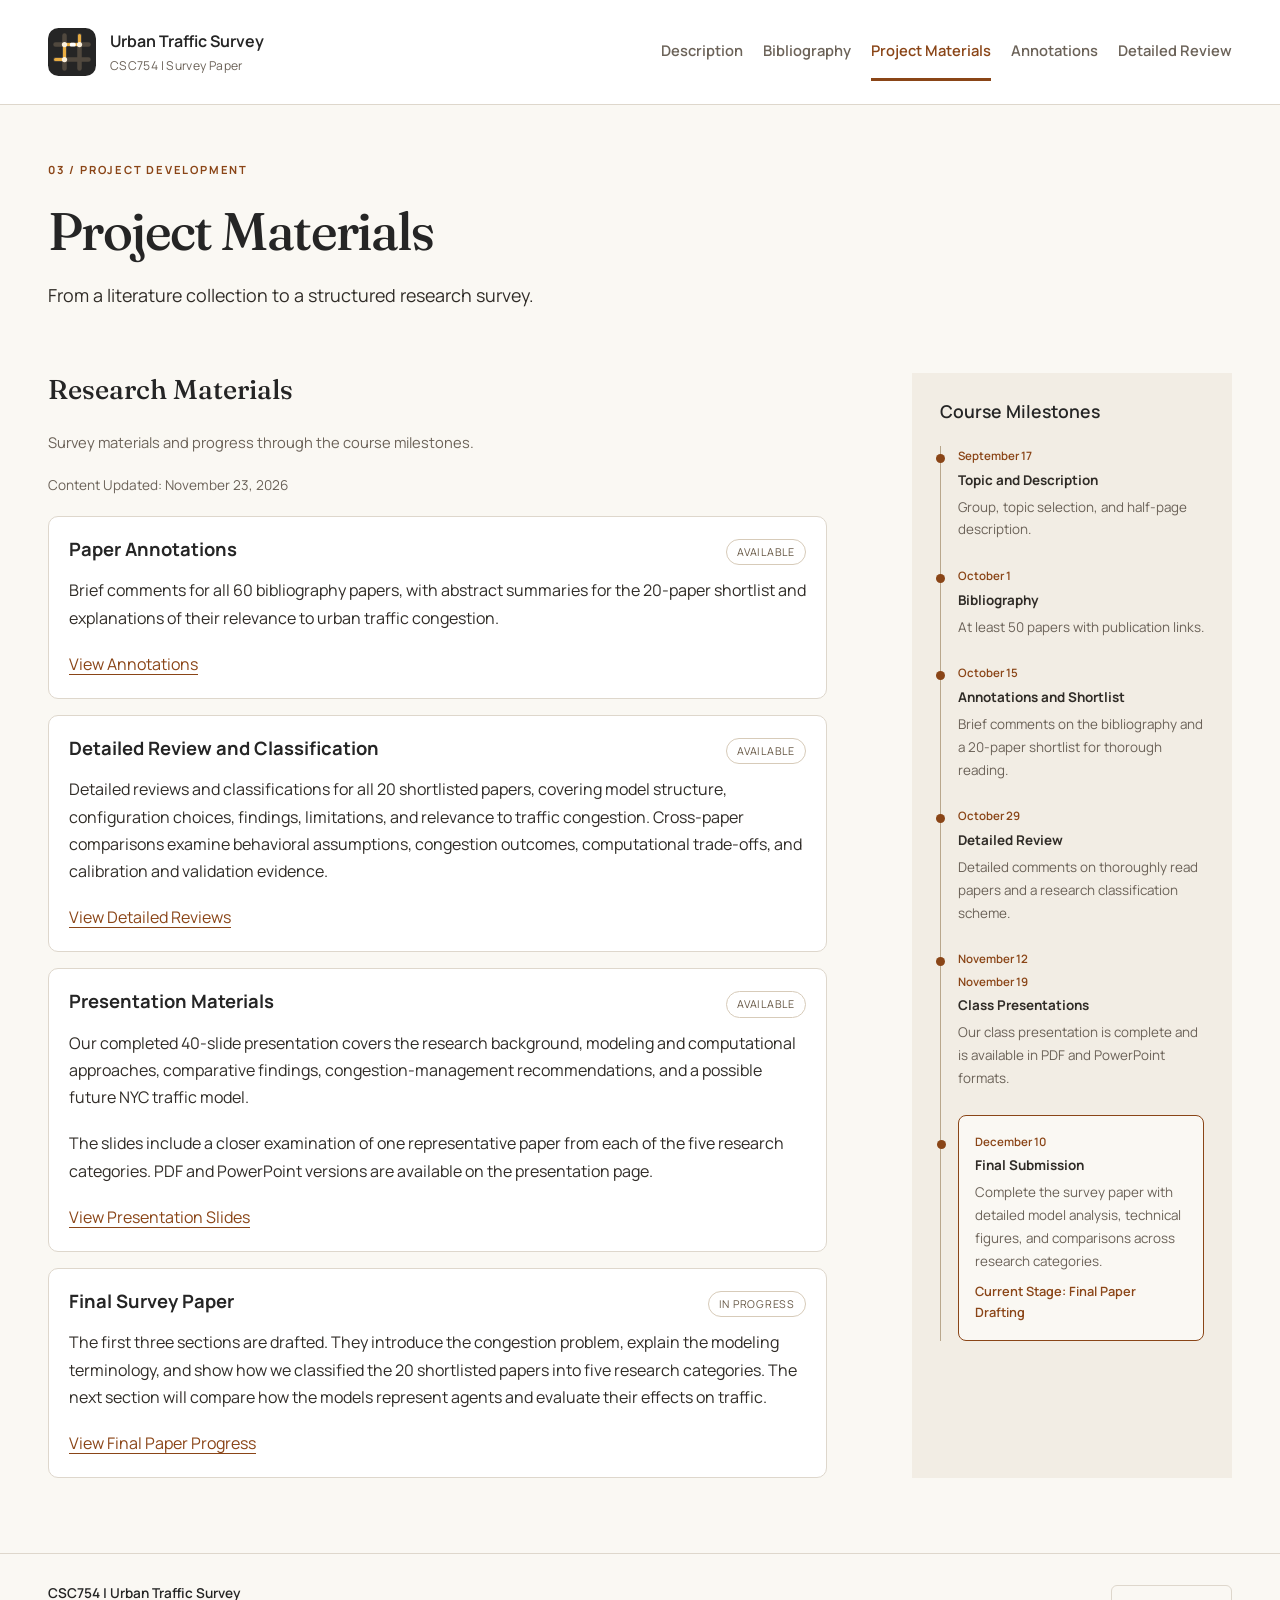
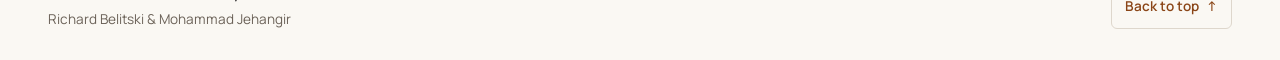
<file: materials.html>
<!DOCTYPE html>
<html lang="en">
<head>
    <meta charset="UTF-8">
    <meta name="viewport" content="width=device-width, initial-scale=1.0">
    <meta 
        name="description"
        content="Project materials and milestones for the urban traffic survey."
    >
    <meta name="theme-color" content="#252525">
    <title>Project Materials | CSC754 Urban Traffic Survey</title>
    <link rel="icon" href="logo.svg" type="image/svg+xml">
    <link rel="preconnect" href="https://fonts.googleapis.com">
    <link rel="preconnect" href="https://fonts.gstatic.com" crossorigin>
    <link href="https://fonts.googleapis.com/css2?family=Fraunces:wght@400;500;600&amp;family=Manrope:wght@400..700&amp;display=swap" rel="stylesheet">
    <link rel="stylesheet" href="styles.css">
    <script src="script.js" defer></script>
</head>
<body id="top">
    <a class="skip-link" href="#main">Skip to content.</a>
    <header class="site-header">
        <div class="shell header-inner">
            <a class="brand"
               href="index.html"
               aria-label="Urban Traffic Survey Home">
               <img
                    class="brand-logo"
                    src="logo.svg"
                    alt=""
                    width="48"
                    height="48"
                >
               <span>
                    Urban Traffic Survey
                    <small>CSC754 | Survey Paper</small>
               </span>
            </a>
            <nav aria-label="Main navigation">
                <a href="index.html">Description</a>
                <a href="bibliography.html">Bibliography</a>
                <a href="materials.html" aria-current="page">Project Materials</a>
                <a href="annotations.html">Annotations</a>
                <a href="review.html">Detailed Review</a>
            </nav>
        </div>
    </header>
    <main id="main" tabindex="-1">
        <section class="page-heading shell">
            <p class="eyebrow">03 / Project Development</p>
            <h1>Project Materials</h1>
            <p class="lead">
                From a literature collection to a structured research survey.
            </p>
        </section>
        <div class="shell materials-layout">
            <section aria-labelledby="research-materials-heading">
                <h2 id="research-materials-heading">Research Materials</h2>
                <p class="muted">
                    Survey materials and progress through the course milestones.
                </p>
                <p class="content-updated">
                    Content Updated:
                    <time datetime="2026-11-23">November 23, 2026</time>
                </p>
                <div class="material-list">
                    <article class="material-card">
                        <div class="material-heading">
                            <h3>Paper Annotations</h3>
                            <span class="status">Available</span>
                        </div>
                        <p>
                            Brief comments for all 60 bibliography papers, with abstract
                            summaries for the 20-paper shortlist and explanations of
                            their relevance to urban traffic congestion.
                        </p>
                        <a href="annotations.html">View Annotations</a>
                    </article>
                    <article class="material-card">
                        <div class="material-heading">
                            <h3>Detailed Review and Classification</h3>
                            <span class="status">Available</span>
                        </div>
                        <p>
                            Detailed reviews and classifications for all 20 shortlisted
                            papers, covering model structure, configuration choices,
                            findings, limitations, and relevance to traffic congestion.
                            Cross-paper comparisons examine behavioral assumptions,
                            congestion outcomes, computational trade-offs, and
                            calibration and validation evidence.
                        </p>
                        <a href="review.html">View Detailed Reviews</a>
                    </article>
                    <article class="material-card" id="presentation-materials">
                        <div class="material-heading">
                            <h3>Presentation Materials</h3>
                            <span class="status">Available</span>
                        </div>
                        <p>
                            Our completed 40-slide presentation covers the research
                            background, modeling and computational approaches,
                            comparative findings, congestion-management recommendations,
                            and a possible future NYC traffic model.
                        </p>
                        <p>
                            The slides include a closer examination of one
                            representative paper from each of the five research
                            categories. PDF and PowerPoint versions are available
                            on the presentation page.
                        </p>
                        <a href="presentation.html">View Presentation Slides</a>
                    </article>
                    <article class="material-card">
                        <div class="material-heading">
                            <h3>Final Survey Paper</h3>
                            <span class="status">In Progress</span>
                        </div>
                        <p>
                            The first three sections are drafted. They introduce the congestion
                            problem, explain the modeling terminology, and show how we classified
                            the 20 shortlisted papers into five research categories. The next
                            section will compare how the models represent agents and evaluate
                            their effects on traffic.
                        </p>
                        <a href="paper.html">View Final Paper Progress</a>
                    </article>
                </div>
            </section>
            <aside class="milestones">
                <h2>Course Milestones</h2>
                <ol>
                    <li>
                        <time datetime="2026-09-17">September 17</time>
                        <strong>Topic and Description</strong>
                        <span>
                            Group, topic selection, and half-page description.
                        </span>
                    </li>
                    <li>
                        <time datetime="2026-10-01">October 1</time>
                        <strong>Bibliography</strong>
                        <span>
                            At least 50 papers with publication links.
                        </span>
                    </li>
                    <li>
                        <time datetime="2026-10-15">October 15</time>
                        <strong>Annotations and Shortlist</strong>
                        <span>
                            Brief comments on the bibliography and a 20-paper shortlist
                            for thorough reading.
                        </span>
                    </li>
                    <li>
                        <time datetime="2026-10-29">October 29</time>
                        <strong>Detailed Review</strong>
                        <span>
                            Detailed comments on thoroughly read papers and
                            a research classification scheme.
                        </span>
                    </li>
                    <li>
                        <time datetime="2026-11-12">November 12</time>
                        <time datetime="2026-11-19">November 19</time>
                        <strong>Class Presentations</strong>
                        <span>
                            Our class presentation is complete and is available
                            in PDF and PowerPoint formats.
                        </span>
                    </li>
                    <li class="milestone-focus">
                        <time datetime="2026-12-10">December 10</time>
                        <strong>Final Submission</strong>
                        <span>
                            Complete the survey paper with detailed model analysis,
                            technical figures, and comparisons across research categories.
                        </span>
                        <span class="milestone-note">
                            Current Stage: Final Paper Drafting
                        </span>
                    </li>
                </ol>
            </aside>
        </div>
    </main>
    <footer class="site-footer">
        <div class="shell footer-inner">
            <div>
                <strong>CSC754 | Urban Traffic Survey</strong>
                <p>Richard Belitski &amp; Mohammad Jehangir</p>
            </div>
            <a class="back-to-top" href="#top">
                Back to top
                <span aria-hidden="true">↑</span>
            </a>
        </div>
    </footer>
</body>
</html>
</file>
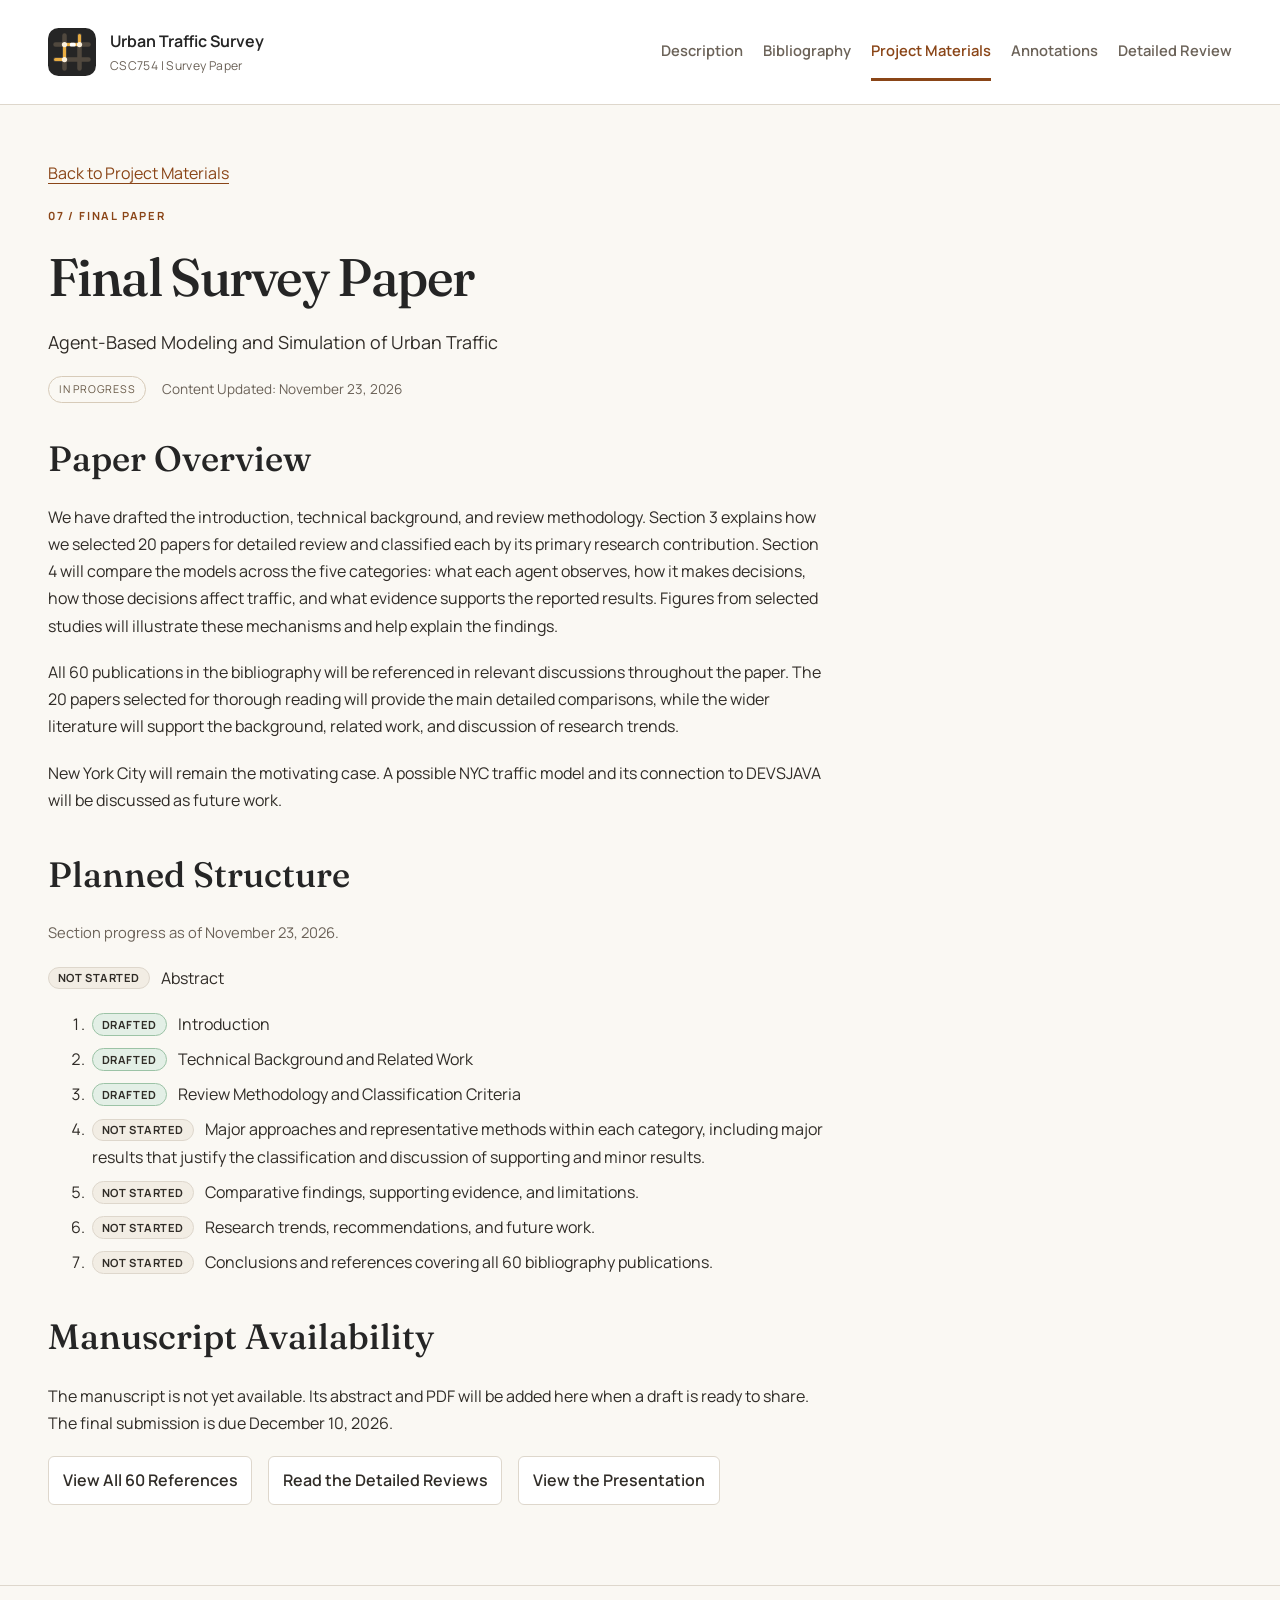
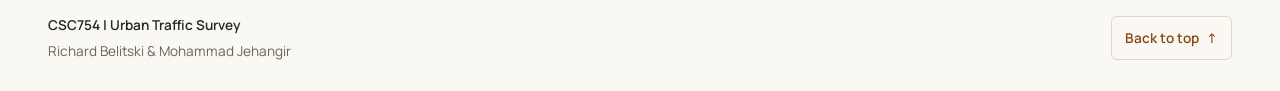
<file: paper.html>
<!DOCTYPE html>
<html lang="en">
<head>
    <meta charset="UTF-8">
    <meta name="viewport" content="width=device-width, initial-scale=1.0">
    <meta name="description" content="Progress and publication information for the CSC754 urban traffic survey paper, drawing on all 60 bibliography publications.">
    <meta name="theme-color" content="#252525">
    <title>Final Survey Paper | CSC754 Urban Traffic Survey</title>

    <link rel="icon" href="logo.svg" type="image/svg+xml">
    <link rel="preconnect" href="https://fonts.googleapis.com">
    <link rel="preconnect" href="https://fonts.gstatic.com" crossorigin>
    <link href="https://fonts.googleapis.com/css2?family=Fraunces:wght@400;500;600&amp;family=Manrope:wght@400..700&amp;display=swap" rel="stylesheet">
    <link rel="stylesheet" href="styles.css">
    <script src="script.js" defer></script>
</head>

<body id="top">
    <a class="skip-link" href="#main">Skip to content</a>

    <header class="site-header">
        <div class="shell header-inner">
            <a class="brand" href="index.html"
               aria-label="Urban Traffic Survey Home">
                <img class="brand-logo" src="logo.svg" alt=""
                     width="48" height="48">
                <span>
                    Urban Traffic Survey
                    <small>CSC754 | Survey Paper</small>
                </span>
            </a>

            <nav aria-label="Main navigation">
                <a href="index.html">Description</a>
                <a href="bibliography.html">Bibliography</a>
                <a href="materials.html" aria-current="true">Project Materials</a>
                <a href="annotations.html">Annotations</a>
                <a href="review.html">Detailed Review</a>
            </nav>
        </div>
    </header>

    <main id="main" tabindex="-1">
        <section class="page-heading shell">
            <p><a href="materials.html">Back to Project Materials</a></p>
            <p class="eyebrow">07 / Final Paper</p>
            <h1>Final Survey Paper</h1>

            <p class="lead">
                Agent-Based Modeling and Simulation of Urban Traffic
            </p>

            <div class="deliverable-meta">
                <span class="status">In Progress</span>
                <p class="content-updated">
                    Content Updated:
                    <time datetime="2026-11-23">November 23, 2026</time>
                </p>
            </div>
        </section>

        <div class="shell deliverable-content">
            <section aria-labelledby="paper-overview">
                <h2 id="paper-overview">Paper Overview</h2>

                <div class="deliverable-summary">
                    <p>
                        We have drafted the introduction, technical background, and review
                        methodology. Section 3 explains how we selected 20 papers for detailed
                        review and classified each by its primary research contribution.
                        Section 4 will compare the models across the five categories: what
                        each agent observes, how it makes decisions, how those decisions
                        affect traffic, and what evidence supports the reported results.
                        Figures from selected studies will illustrate these mechanisms and
                        help explain the findings.
                    </p>

                    <p>
                        All 60 publications in the bibliography will be referenced
                        in relevant discussions throughout the paper. The 20 papers
                        selected for thorough reading will provide the main detailed
                        comparisons, while the wider literature will support the
                        background, related work, and discussion of research trends.
                    </p>

                    <p>
                        New York City will remain the motivating case. A possible
                        NYC traffic model and its connection to DEVSJAVA will be
                        discussed as future work.
                    </p>
                </div>
            </section>

            <section aria-labelledby="paper-structure">
                <h2 id="paper-structure">Planned Structure</h2>

                <p class="deliverable-summary muted">
                    Section progress as of
                    <time datetime="2026-11-23">November 23, 2026</time>.
                </p>

                <p class="deliverable-summary">
                    <span class="section-status" data-status="not-started">Not Started</span>
                    Abstract
                </p>

                <!-- Status values: not-started (Not Started), in-progress (In Progress), drafted (Drafted). -->
                <ol class="deliverable-summary section-progress">
                    <li>
                        <span class="section-status" data-status="drafted">Drafted</span>
                        Introduction
                    </li>
                    <li>
                        <span class="section-status" data-status="drafted">Drafted</span>
                        Technical Background and Related Work
                    </li>
                    <li>
                        <span class="section-status" data-status="drafted">Drafted</span>
                        Review Methodology and Classification Criteria
                    </li> 
                    <li>
                        <span class="section-status" data-status="not-started">Not Started</span>
                        Major approaches and representative methods within each category,
                        including major results that justify the classification and
                        discussion of supporting and minor results.
                    </li>
                    <li>
                        <span class="section-status" data-status="not-started">Not Started</span>
                        Comparative findings, supporting evidence, and limitations.
                    </li>
                    <li>
                        <span class="section-status" data-status="not-started">Not Started</span>
                        Research trends, recommendations, and future work.
                    </li>
                    <li>
                        <span class="section-status" data-status="not-started">Not Started</span>
                        Conclusions and references covering all 60 bibliography publications.
                    </li>
                </ol>
            </section>

            <section aria-labelledby="paper-availability">
                <h2 id="paper-availability">Manuscript Availability</h2>

                <p class="deliverable-summary">
                    The manuscript is not yet available. Its abstract and PDF will
                    be added here when a draft is ready to share. The final submission
                    is due <time datetime="2026-12-10">December 10, 2026</time>.
                </p>

                <!--
                    When a draft is ready to share:
                    1. Add the PDF to assets/ and use its filename in the three places below.
                    2. Replace the paragraph above with the abstract.
                    3. Remove the two comment lines that open and close this block.
                    4. Update the version note, the status label at the top of this page,
                       the Current Progress list in README.md, and the Content Updated date.

                <p class="deliverable-summary">
                    <strong>Version:</strong> Draft 1, shared
                    <time datetime="2026-11-26">November 26, 2026</time>.
                </p>

                <div class="deliverable-actions">
                    <a class="utility-button" href="assets/CSC754_Survey_Paper_Draft.pdf">
                        Open Paper (PDF)
                    </a>

                    <a class="utility-button" href="assets/CSC754_Survey_Paper_Draft.pdf" download>
                        Download PDF
                    </a>
                </div>

                <p class="muted">
                    If the preview is unavailable on your device, use the PDF link above.
                </p>

                <iframe
                    class="document-preview"
                    src="assets/CSC754_Survey_Paper_Draft.pdf"
                    title="Urban Traffic Survey Paper PDF"
                    loading="lazy">
                </iframe>

                <h3>Cite This Survey</h3>

                <p class="deliverable-summary">
                    Belitski, R. and Jehangir, M. 2026. Agent-Based Modeling and
                    Simulation of Urban Traffic. CSC754 Survey Paper.
                    https://richbelcsi.github.io/paper.html.
                </p>
                -->


                <div class="deliverable-actions">
                    <a class="utility-button" href="bibliography.html">
                        View All 60 References
                    </a>

                    <a class="utility-button" href="review.html">
                        Read the Detailed Reviews
                    </a>

                    <a class="utility-button" href="presentation.html">
                        View the Presentation
                    </a>
                </div>
            </section>
        </div>
    </main>

    <footer class="site-footer">
        <div class="shell footer-inner">
            <div>
                <strong>CSC754 | Urban Traffic Survey</strong>
                <p>Richard Belitski &amp; Mohammad Jehangir</p>
            </div>

            <a class="back-to-top" href="#top">
                Back to top
                <span aria-hidden="true">↑</span>
            </a>
        </div>
    </footer>
</body>
</html>
</file>
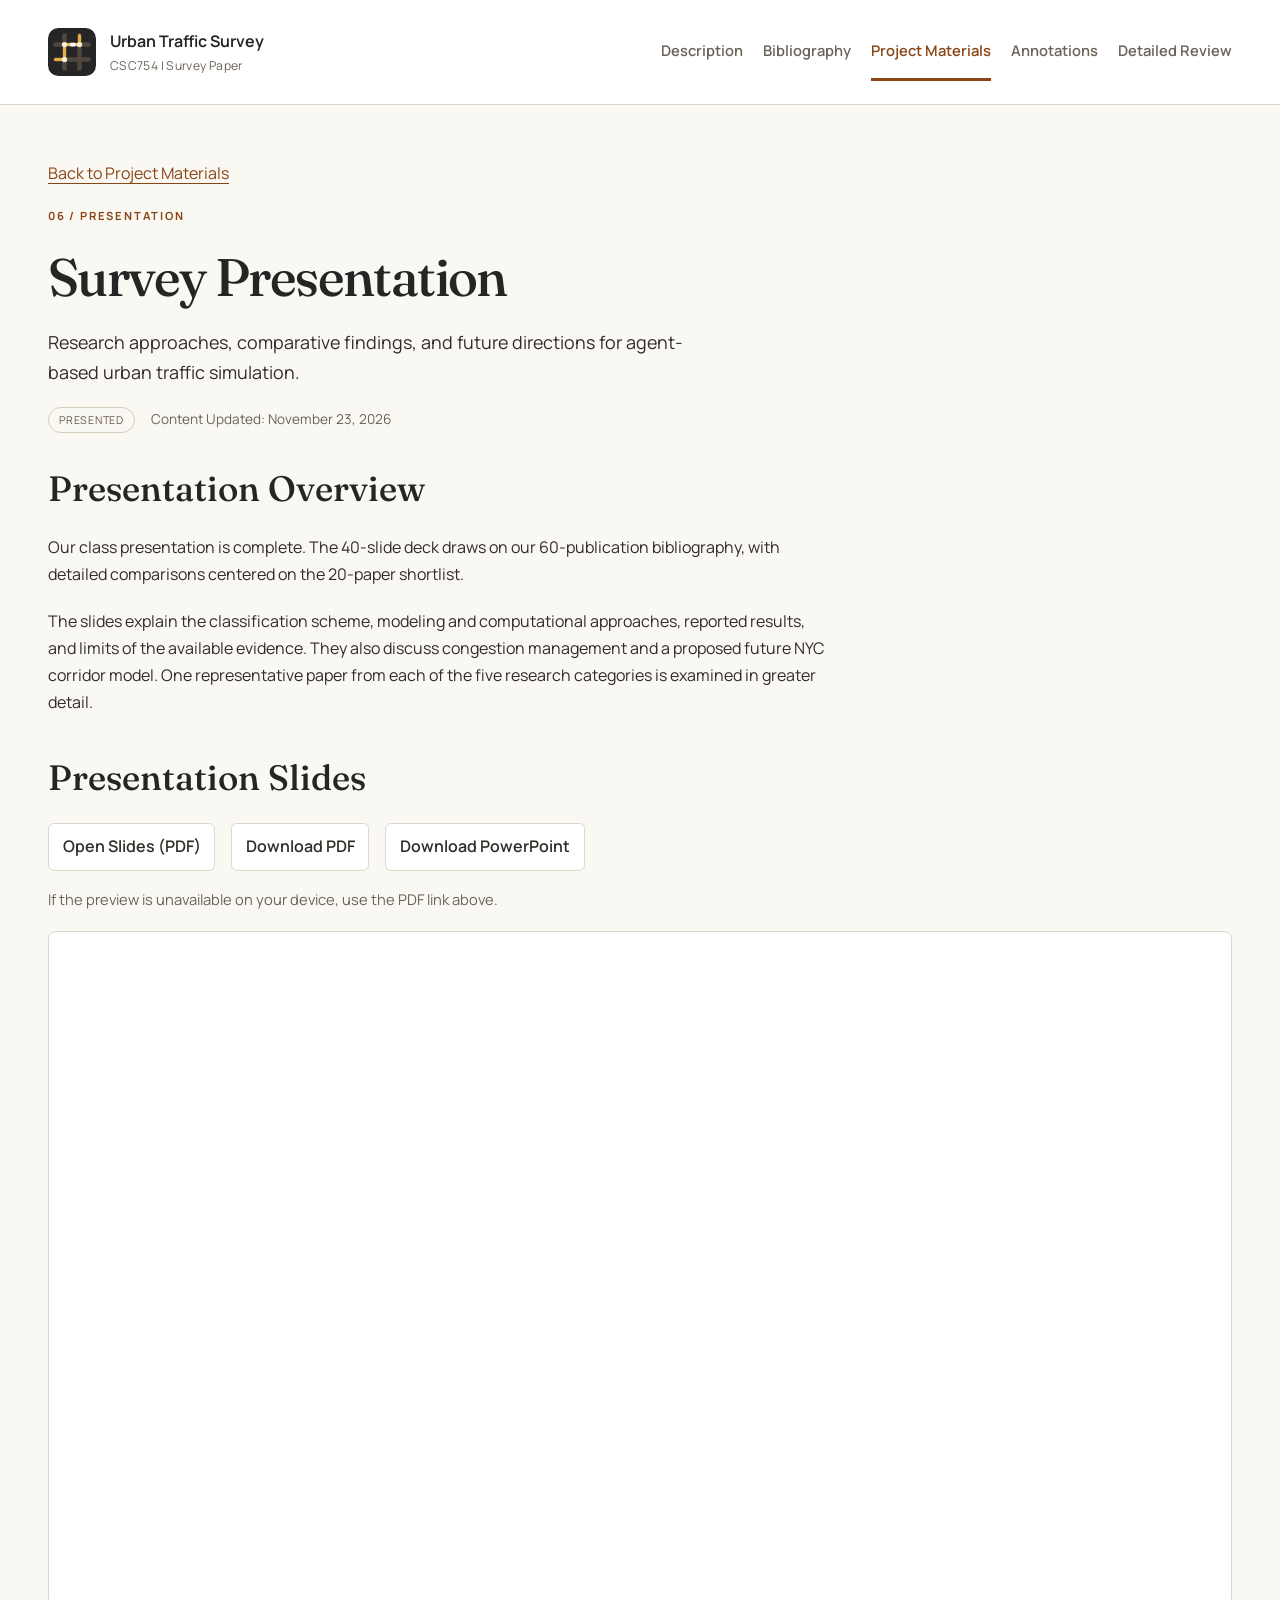
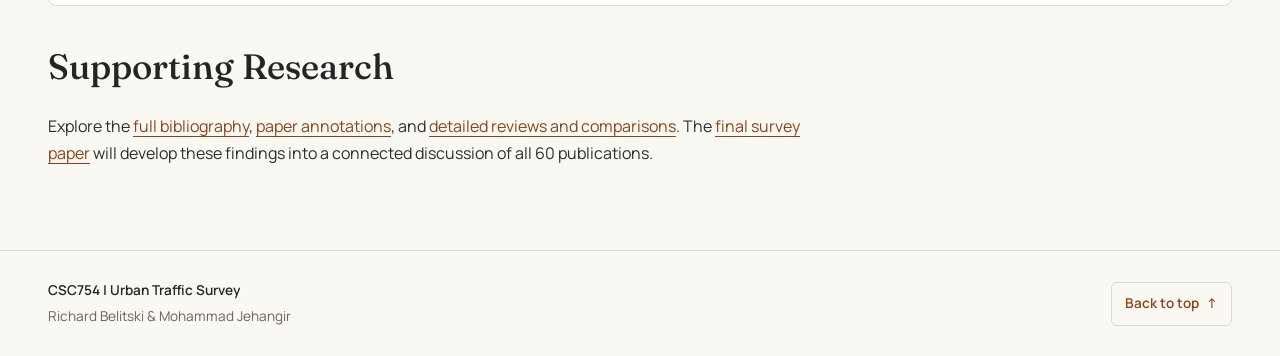
<file: presentation.html>
<!DOCTYPE html>
<html lang="en">
<head>
    <meta charset="UTF-8">
    <meta name="viewport" content="width=device-width, initial-scale=1.0">
    <meta name="description" content="Presentation slides for the CSC754 survey of agent-based urban traffic simulation and congestion management.">
    <meta name="theme-color" content="#252525">
    <title>Presentation | CSC754 Urban Traffic Survey</title>

    <link rel="icon" href="logo.svg" type="image/svg+xml">
    <link rel="preconnect" href="https://fonts.googleapis.com">
    <link rel="preconnect" href="https://fonts.gstatic.com" crossorigin>
    <link href="https://fonts.googleapis.com/css2?family=Fraunces:wght@400;500;600&amp;family=Manrope:wght@400..700&amp;display=swap" rel="stylesheet">
    <link rel="stylesheet" href="styles.css">
    <script src="script.js" defer></script>
</head>

<body id="top">
    <a class="skip-link" href="#main">Skip to content</a>

    <header class="site-header">
        <div class="shell header-inner">
            <a class="brand" href="index.html"
               aria-label="Urban Traffic Survey Home">
                <img class="brand-logo" src="logo.svg" alt=""
                     width="48" height="48">
                <span>
                    Urban Traffic Survey
                    <small>CSC754 | Survey Paper</small>
                </span>
            </a>

            <nav aria-label="Main navigation">
                <a href="index.html">Description</a>
                <a href="bibliography.html">Bibliography</a>
                <a href="materials.html" aria-current="true">Project Materials</a>
                <a href="annotations.html">Annotations</a>
                <a href="review.html">Detailed Review</a>
            </nav>
        </div>
    </header>

    <main id="main" tabindex="-1">
        <section class="page-heading shell">
            <p><a href="materials.html">Back to Project Materials</a></p>
            <p class="eyebrow">06 / Presentation</p>
            <h1>Survey Presentation</h1>

            <p class="lead">
                Research approaches, comparative findings, and future directions
                for agent-based urban traffic simulation.
            </p>

            <div class="deliverable-meta">
                <span class="status">Presented</span>
                <p class="content-updated">
                    Content Updated:
                    <time datetime="2026-11-23">November 23, 2026</time>
                </p>
            </div>
        </section>

        <div class="shell deliverable-content">
            <section aria-labelledby="presentation-overview">
                <h2 id="presentation-overview">Presentation Overview</h2>

                <div class="deliverable-summary">
                    <p>
                        Our class presentation is complete. The 40-slide deck
                        draws on our 60-publication bibliography, with detailed
                        comparisons centered on the 20-paper shortlist.
                    </p>

                    <p>
                        The slides explain the classification scheme, modeling
                        and computational approaches, reported results, and limits
                        of the available evidence. They also discuss congestion
                        management and a proposed future NYC corridor model.
                        One representative paper from each of the five research
                        categories is examined in greater detail.
                    </p>
                </div>
            </section>

            <section aria-labelledby="presentation-slides">
                <h2 id="presentation-slides">Presentation Slides</h2>

                <div class="deliverable-actions">
                    <a class="utility-button"
                       href="assets/CSC754_Survey_Paper_Presentation_Slides (Submission).pdf">
                        Open Slides (PDF)
                    </a>

                    <a class="utility-button"
                       href="assets/CSC754_Survey_Paper_Presentation_Slides (Submission).pdf"
                       download>
                        Download PDF
                    </a>

                    <a class="utility-button"
                       href="assets/CSC754_Survey_Paper_Presentation_Slides (Submission).pptx"
                       download>
                        Download PowerPoint
                    </a>
                </div>

                <p class="muted">
                    If the preview is unavailable on your device, use the PDF link above.
                </p>

                <iframe
                    class="document-preview"
                    src="assets/CSC754_Survey_Paper_Presentation_Slides (Submission).pdf"
                    title="Urban Traffic Survey Presentation PDF"
                    loading="lazy">
                </iframe>
            </section>

            <section aria-labelledby="presentation-research">
                <h2 id="presentation-research">Supporting Research</h2>

                <p class="deliverable-summary">
                    Explore the <a href="bibliography.html">full bibliography</a>,
                    <a href="annotations.html">paper annotations</a>, and
                    <a href="review.html">detailed reviews and comparisons</a>.
                    The <a href="paper.html">final survey paper</a> will develop
                    these findings into a connected discussion of all 60 publications.
                </p>
            </section>
        </div>
    </main>

    <footer class="site-footer">
        <div class="shell footer-inner">
            <div>
                <strong>CSC754 | Urban Traffic Survey</strong>
                <p>Richard Belitski &amp; Mohammad Jehangir</p>
            </div>

            <a class="back-to-top" href="#top">
                Back to top
                <span aria-hidden="true">↑</span>
            </a>
        </div>
    </footer>
</body>
</html>
</file>
<file: styles.css>
/* These color options and basic settings are shared on all webpages. */
:root {
    --navy: #252525;
    --ink: #302c27;
    --muted: #6b6258;
    --rust: #8a4517;
    --line: #ded7cc;
    --paper: #faf8f3;
    --wash: #f2ede4;
    --accent: #e9ad42;
}

* {
    box-sizing: border-box;
}

html {
    scroll-behavior: smooth;
}

body {
    margin: 0;
    color: var(--ink);
    background: var(--paper);
    font-family: "Manrope", Arial, sans-serif;
    font-size: 16px;
    line-height: 1.7;
}

button,
input,
select {
    font: inherit;
}

a {
    color: var(--rust);
    text-underline-offset: 4px;
}

a:hover {
    text-decoration-thickness: 2px;
}

button,
a,
input,
select,
summary {
    -webkit-tap-highlight-color: transparent;
}

a:focus-visible,
button:focus-visible,
input:focus-visible,
select:focus-visible,
summary:focus-visible {
    outline: 3px solid var(--rust);
    outline-offset: 4px;
}

button {
    cursor: pointer;
}

h1,
h2,
h3,
p {
    margin-top: 0;
}

h1,
h2,
h3 {
    color: var(--navy);
    line-height: 1.2;
}

h1,
h2 {
    font-family: "Fraunces", Georgia, serif;
    font-weight: 500;
}

h2 {
    font-size: 2.2rem;
    margin-bottom: 24px;
}

h3 {
    font-size: 1.1rem;
}

p {
    margin-bottom: 1.2rem;
}

[hidden] {
    display: none !important;
}

.shell {
    width: min(1280px, calc(100% - 96px));
    margin-inline: auto;
}

/* This is for accessibility */

.skip-link {
    position: absolute;
    left: 20px;
    top: -100px;
    z-index: 10;
    background: white;
    padding: 12px 20px;
}

.skip-link:focus {
    top: 12px;
}

/* This is for the headers and navigation for all webpages. */

.site-header {
    border-bottom: 1px solid var(--line);
    background: #ffffff;
}

.header-inner {
    min-height: 104px;
    display: flex;
    flex-wrap: wrap;
    align-items: center;
    justify-content: space-between;
    gap: 28px;
}

.brand {
    display: flex;
    align-items: center;
    gap: 14px;
    color: var(--navy);
    font-weight: 650;
    text-decoration: none;
    line-height: 1.3;
    white-space: nowrap;
}

.brand small {
    display: block;
    color: var(--muted);
    font-weight: 400;
    font-size: 0.76rem;
    margin-top: 6px;
    letter-spacing: 0.03em;
}

.site-header nav {
    display: flex;
    align-items: stretch;
    gap: 30px;
}

.site-header nav a {
    color: var(--muted);
    text-decoration: none;
    font-size: 0.92rem;
    font-weight: 600;
    display: flex;
    align-items: center;
    min-height: 58px;
    border-bottom: 3px solid transparent;
}

.site-header nav a:hover {
    color: var(--navy);
    border-bottom-color: #c9a46a;
}

/* "page" marks the current page; "true" marks the parent section of a subpage. */
.site-header nav a[aria-current] {
    color: var(--rust);
    border-bottom-color: var(--rust);
}

/* This is for the homepage introduction section. */

.hero {
    background: var(--navy);
    color: #ffffff;
    overflow: hidden;
}

.hero-inner {
    display: grid;
    grid-template-columns: 1.65fr 1fr;
    gap: 40px;
    align-items: center;
    padding-top: 65px;
    padding-bottom: 67px;
}

.eyebrow {
    text-transform: uppercase;
    letter-spacing: 0.16em;
    font-size: 0.7rem;
    font-weight: 700;
    color: var(--rust);
    margin-bottom: 20px;
}

.hero .eyebrow {
    color: var(--accent);
}

.hero h1 {
    font-size: clamp(2.2rem, 4.1vw, 3.65rem);
    line-height: 1.12;
    letter-spacing: -0.025em;
    color: white;
    margin-bottom: 25px;
}

.hero h1 span {
    color: var(--accent);
}

.hero-deck {
    color: #eee8de;
    max-width: 470px;
    font-size: 1.1rem;
    line-height: 1.6;
}

.hero-authors {
    font-size: 0.83rem;
    color: #d5cbbd;
    margin-bottom: 29px;
}

.hero-authors span {
    padding: 0 10px;
    color: #b4a38c;
}

.button {
    display: inline-flex;
    gap: 22px;
    align-items: center;
    justify-content: center;
    border: 1px solid transparent;
    border-radius: 4px;
    padding: 12px 20px;
    text-decoration: none;
    font-size: 0.9rem;
    font-weight: 600;
    min-height: 46px;
}

.button.light {
    background: #e9ad42;
    color: var(--navy);
}

.button.light:hover {
    background: #f2c56b;
}

.button.secondary {
    background: #ffffff;
    border-color: #a99b88;
    color: var(--ink);
}

.button.secondary:hover {
    background: var(--wash);
}

.network-art {
    position: relative;
    max-width: 400px;
    justify-self: end;
    width: 100%;
    opacity: 0.9;
}

.network-art svg {
    width: 100%;
    height: auto;
    display: block;
}

.network-art > span {
    display: block;
    font-size: 0.6rem;
    letter-spacing: 0.15em;
    color: #cbbda8;
    margin-top: 22px;
    text-transform: uppercase;
}

/* This is for the description and project details sections. */

.overview-layout {
    display: grid;
    grid-template-columns: minmax(0, 1fr) 300px;
    gap: 92px;
    padding-top: 65px;
    padding-bottom: 64px;
}

.description {
    max-width: 76ch;
}

.description p {
    font-size: 1.02rem;
}

.project-details {
    border-top: 3px solid var(--rust);
    align-self: start;
    padding-top: 22px;
}

.project-details h2 {
    font-family: inherit;
    font-size: 1.1rem;
    font-weight: 600;
}

.project-details dl {
    margin: 0;
}

.project-details dt {
    font-size: 0.71rem;
    color: var(--muted);
    text-transform: uppercase;
    letter-spacing: 0.08em;
    margin-top: 20px;
}

.project-details dd {
    margin: 4px 0 0;
    font-size: 0.92rem;
}

.aside-note {
    font-size: 0.85rem;
    color: var(--muted);
    border-top: 1px solid var(--line);
    margin-top: 25px;
    padding-top: 20px;
}

/* This is for the research questions section. */

.focus-section {
    background: var(--wash);
    padding: 50px 0 58px;
}

.focus-grid {
    display: grid;
    grid-template-columns: repeat(3, 1fr);
    gap: 48px;
    margin-top: 36px;
}

.focus-grid article {
    border-top: 1px solid #cbbfae;
    padding-top: 20px;
}

.index {
    font-size: 0.75rem;
    color: var(--rust);
    display: block;
    margin-bottom: 18px;
}

.focus-grid h3 {
    font-size: 1.08rem;
}

.focus-grid p {
    font-size: 0.94rem;
    color: var(--muted);
    margin-bottom: 0;
}

/* This is for the footer and page headings. */

.site-footer {
    margin-top: 0;
    border-top: 1px solid var(--line);
}

.footer-inner {
    padding-top: 28px;
    padding-bottom: 28px;
    display: flex;
    align-items: center;
    justify-content: space-between;
    gap: 22px;
    font-size: 0.78rem;
    color: var(--muted);
}

.footer-inner strong {
    font-weight: 600;
    color: var(--navy);
}

.footer-inner p {
    margin: 3px 0 0;
}

.page-heading {
    padding-top: 55px;
    padding-bottom: 35px;
}

.page-heading h1 {
    font-size: 3.3rem;
    letter-spacing: -0.03em;
    margin-bottom: 18px;
}

.lead {
    font-size: 1.12rem;
    max-width: 660px;
}

.muted {
    color: var(--muted);
    font-size: 0.92rem;
}

/* This is for the bibliography controls. */

.bibliography-layout {
    display: grid;
    grid-template-columns: minmax(0, 1fr) 260px;
    gap: 70px;
    padding-bottom: 60px;
}

.controls {
    background: var(--wash);
    padding: 24px;
    border: 1px solid var(--line);
    border-radius: 6px;
}

.controls label {
    display: block;
    font-size: 0.76rem;
    font-weight: 600;
    margin-bottom: 7px;
}

.controls input[type="search"],
.controls select {
    width: 100%;
    border: 1px solid #a99b88;
    border-radius: 3px;
    background: white;
    color: var(--ink);
    height: 46px;
    padding: 8px 12px;
    font-size: 0.9rem;
}

.filter-row {
    display: grid;
    grid-template-columns: 1fr 1fr auto;
    align-items: end;
    gap: 16px;
    margin-top: 17px;
}

.results-bar {
    display: flex;
    flex-wrap: wrap;
    justify-content: space-between;
    align-items: center;
    gap: 20px;
    margin: 25px 0 0;
    font-size: 0.82rem;
    color: var(--muted);
    border-bottom: 1px solid var(--line);
    padding-bottom: 14px;
}

.results-bar p {
    margin: 0;
}

.text-button {
    border: 0;
    background: transparent;
    color: var(--rust);
    text-decoration: underline;
    text-underline-offset: 3px;
    padding: 10px 0;
}

.empty-state {
    padding: 28px 0;
}

/* This is for the bibliography entries. */

.bibliography {
    margin: 0;
    padding-left: 0;
    list-style: none;
}

.bibliography > li {
    padding: 27px 0;
    border-bottom: 1px solid var(--line);
    scroll-margin-top: 24px;
}

.reference p {
    margin-bottom: 8px;
}

/* This is for the paper access links on bibliography and annotation webpages. */
.reference .paper-access,
.paper-annotation .paper-access {
    margin: 0.65rem 0 1rem;
    font-size: 0.9rem;
    line-height: 1.5;
}

.paper-access a {
    font-weight: 600;
    text-underline-offset: 0.2em;
}

.reference-authors {
    font-size: 0.85rem;
    color: var(--muted);
}

.year {
    white-space: nowrap;
    color: var(--navy);
}

.reference-title {
    font-family: inherit;
    font-size: 1.1rem;
    font-weight: 600;
    line-height: 1.5;
    margin: 0 0 9px;
    overflow-wrap: anywhere;
}

.reference-venue {
    font-size: 0.87rem;
}

.publication-link {
    font-size: 0.8rem;
    font-weight: 600;
    display: inline-block;
    min-height: 32px;
    padding-top: 3px;
}

.collection-guide {
    align-self: start;
    border-left: 1px solid var(--line);
    padding-left: 27px;
}

.collection-guide h2 {
    font-size: 1.8rem;
}

.collection-guide p {
    font-size: 0.9rem;
    color: var(--muted);
}

.collection-guide .eyebrow {
    color: var(--rust);
    font-size: 0.67rem;
}

.collection-guide hr {
    border: 0;
    border-top: 1px solid var(--line);
    margin: 26px 0;
}

.collection-guide a {
    font-size: 0.9rem;
}

/* This is for the project materials and expandable sections. */

.materials-layout {
    display: grid;
    grid-template-columns: minmax(0, 1fr) 320px;
    gap: 85px;
    padding-top: 8px;
    padding-bottom: 75px;
}

.materials-layout > section > h2 {
    font-size: 1.7rem;
}

.materials-layout details {
    border-top: 1px solid var(--line);
}

.materials-layout details:last-child {
    border-bottom: 1px solid var(--line);
}

summary {
    padding: 23px 0;
    cursor: pointer;
    position: relative;
    list-style: none;
    display: flex;
    align-items: center;
    gap: 16px;
}

summary::-webkit-details-marker {
    display: none;
}

summary::before {
    content: "+";
    color: var(--rust);
    font-size: 1.3rem;
    width: 16px;
}

details[open] > summary::before {
    content: "−";
}

summary > span:first-of-type {
    font-weight: 600;
    flex: 1;
}

.status {
    font-size: 0.67rem;
    text-transform: uppercase;
    letter-spacing: 0.07em;
    color: #665744;
    border: 1px solid #d7cbb9;
    border-radius: 20px;
    padding: 3px 10px;
}

.details-body {
    padding: 0 0 12px 32px;
    font-size: 0.94rem;
    color: var(--muted);
}

/* This is for the course milestones section. */

.milestones {
    background: var(--wash);
    padding: 28px;
}

.milestones h2 {
    font-family: inherit;
    font-size: 1.1rem;
    font-weight: 600;
}

.milestones ol {
    list-style: none;
    margin: 0;
    padding: 0 0 0 17px;
    border-left: 1px solid #b9a78c;
}

.milestones li {
    margin: 0 0 25px;
    position: relative;
    font-size: 0.84rem;
}

.milestones li::before {
    content: "";
    position: absolute;
    left: -22px;
    top: 8px;
    width: 9px;
    height: 9px;
    border-radius: 50%;
    background: var(--rust);
}

.milestones li:last-child {
    margin-bottom: 0;
}

.milestones time {
    display: block;
    color: var(--rust);
    font-size: 0.72rem;
    font-weight: 600;
    margin-bottom: 3px;
}

.milestones strong {
    display: block;
}

.milestones li > span {
    color: var(--muted);
    display: block;
    margin-top: 4px;
}

/* This is for the main navigation. */
.site-header nav {
    flex-wrap: wrap;
    gap: 0.25rem 1.25rem;
}

/* These are for the selected bibliography papers. */
.controls .selection-filter {
    display: flex;
    align-items: center;
    gap: 0.65rem;
    margin: 1rem 0 0;
    font-size: 0.9rem;
    cursor: pointer;
}

.controls .selection-filter input[type="checkbox"] {
    flex: 0 0 auto;
    width: 1.1rem;
    height: 1.1rem;
    margin: 0;
    padding: 0;
    accent-color: var(--rust);
}

.selection-link {
    display: flex;
    flex-wrap: wrap;
    align-items: center;
    gap: 0.5rem 0.85rem;
}

.selection-badge {
    display: inline-block;
    padding: 0.2rem 0.6rem;
    border: 1px solid var(--line);
    border-radius: 4px;
    background: var(--wash);
    color: var(--ink);
    font-size: 0.8rem;
    font-weight: 600;
}

/* These are for the annotation search and filters. */
.annotation-controls {
    padding: 1.25rem;
    margin-bottom: 1rem;
    border: 1px solid var(--line);
    border-radius: 12px;
    background: var(--wash);
}

.annotation-field {
    display: grid;
    gap: 0.4rem;
    min-width: 0;
}

.annotation-field label {
    color: var(--ink);
    font-size: 0.9rem;
    font-weight: 600;
}

.annotation-field input,
.annotation-field select {
    width: 100%;
    min-width: 0;
    min-height: 44px;
    padding: 0.65rem 0.75rem;
    border: 1px solid #a99b88;
    border-radius: 6px;
    background: #fff;
    color: var(--ink);
    font: inherit;
}

.annotation-filter-row {
    display: flex;
    flex-wrap: wrap;
    align-items: end;
    gap: 0.75rem;
    margin-top: 1rem;
}

.annotation-filter-row .annotation-field {
    flex: 1 1 14rem;
}

.annotation-results {
    display: flex;
    flex-wrap: wrap;
    align-items: center;
    justify-content: space-between;
    gap: 0.75rem;
    margin-bottom: 1.5rem;
}

.annotation-results p {
    margin: 0;
    color: var(--muted);
    font-size: 0.9rem;
}

.utility-button {
    display: inline-flex;
    align-items: center;
    justify-content: center;
    min-height: 44px;
    padding: 0.6rem 0.85rem;
    border: 1px solid var(--line);
    border-radius: 6px;
    background: #fff;
    color: var(--ink);
    font: inherit;
    font-weight: 600;
    cursor: pointer;
}

.utility-button:hover {
    background: var(--wash);
    border-color: var(--rust);
}

/* This highlights a paper reached through a direct link. */
.paper-annotation:target {
    outline: 2px solid var(--rust);
    outline-offset: 4px;
}

/* These are for the project materials. */
.material-list {
    display: grid;
    gap: 1rem;
}

.material-card {
    padding: 1.25rem;
    border: 1px solid var(--line);
    border-radius: 10px;
    background: #fff;
}

.material-heading {
    display: flex;
    flex-wrap: wrap;
    align-items: baseline;
    justify-content: space-between;
    gap: 0.5rem 1rem;
    margin-bottom: 0.75rem;
}

.material-heading h3 {
    margin: 0;
    font-size: 1.15rem;
    line-height: 1.4;
}

.material-heading .status {
    flex-shrink: 0;
}

.material-card > :last-child {
    margin-bottom: 0;
}

.content-updated {
    color: var(--muted);
    font-size: 0.85rem;
}

/* These are for highlighting the next research stage. */
.milestones li.milestone-focus {
    padding: 1rem;
    border: 1px solid var(--rust);
    border-radius: 8px;
    background: var(--paper);
}

.milestones li.milestone-focus::before {
    top: 24px;
}

.milestones li > .milestone-note {
    margin-top: 0.5rem;
    color: var(--rust);
    font-size: 0.8rem;
    font-weight: 600;
}

/* These are for the detailed review introduction. */
.review-intro {
    padding-bottom: 4rem;
}

.review-intro p {
    max-width: 75ch;
}

/* This restores space after the homepage definition list. */
.project-details dl + p {
    margin-top: 1.25rem;
}

/* Presentation and final-paper pages */
.deliverable-content {
    padding-bottom: 4rem;
}

.deliverable-content > section + section {
    margin-top: 2.5rem;
}

.deliverable-summary {
    max-width: 78ch;
}

.deliverable-summary li + li {
    margin-top: 0.5rem;
}

.deliverable-meta,
.deliverable-actions {
    display: flex;
    flex-wrap: wrap;
    align-items: center;
    gap: 0.75rem 1rem;
}

.deliverable-meta .content-updated {
    margin: 0;
}

.deliverable-actions {
    margin-bottom: 1rem;
}

.deliverable-actions .utility-button {
    text-align: center;
    text-decoration: none;
}

.document-preview {
    display: block;
    width: 100%;
    height: 75vh;
    min-height: 26rem;
    max-height: 56rem;
    border: 1px solid var(--line);
    border-radius: 8px;
    background: #fff;
}

/* This is for displaying on large monitors. */

@media (min-width: 1600px) {
    .shell {
        width: min(1360px, calc(100% - 120px));
    }

    .overview-layout {
        grid-template-columns: minmax(0, 1fr) 320px;
        gap: 110px;
    }
}

/* This is for displaying on tablets and smaller desktop screens. */

@media (max-width: 1000px) {
    .shell {
        width: calc(100% - 48px);
    }

    .overview-layout {
        gap: 40px;
        grid-template-columns: minmax(0, 1fr) 250px;
    }

    .hero-inner {
        gap: 24px;
    }

    .bibliography-layout {
        grid-template-columns: minmax(0, 1fr) 210px;
        gap: 35px;
    }

    .materials-layout {
        gap: 35px;
        grid-template-columns: minmax(0, 1fr) 280px;
    }
}

/* This is for displaying on mobile devices. */

@media (max-width: 760px) {
    .header-inner {
        display: block;
        padding-top: 20px;
    }

    .brand {
        font-size: 0.98rem;
    }

    .site-header nav {
        margin-top: 12px;
    }

    .site-header nav a {
        flex: 1;
        justify-content: center;
        text-align: center;
        font-size: 0.8rem;
        white-space: normal;
        line-height: 1.4;
        min-height: 54px;
    }

    .hero-inner {
        grid-template-columns: 1fr;
        padding-top: 42px;
        padding-bottom: 42px;
    }

    .hero h1 {
        font-size: 2.15rem;
    }

    .hero-deck {
        font-size: 1rem;
    }

    .network-art {
        display: none;
    }

    .hero-authors {
        font-size: 0.78rem;
    }

    .hero-authors span {
        padding: 0 4px;
    }

    .overview-layout {
        grid-template-columns: 1fr;
        gap: 30px;
        padding-top: 40px;
        padding-bottom: 40px;
    }

    .description p {
        font-size: 1rem;
    }

    .project-details dl {
        display: grid;
        grid-template-columns: 1fr 1fr;
        column-gap: 20px;
    }

    .project-details dt {
        grid-column: 1;
        margin-top: 12px;
    }

    .project-details dd {
        grid-column: 2;
        margin-top: 12px;
    }

    .project-details h2 {
        margin-bottom: 10px;
    }

    .focus-grid {
        grid-template-columns: 1fr;
        gap: 25px;
    }

    .focus-section {
        padding: 38px 0;
    }

    .focus-section h2 {
        font-size: 1.8rem;
    }

    .focus-grid .index {
        margin-bottom: 10px;
    }

    .focus-grid h3 {
        margin-bottom: 10px;
    }

    .page-heading {
        padding-top: 36px;
        padding-bottom: 20px;
    }

    .page-heading h1 {
        font-size: 2.5rem;
    }

    .bibliography-layout,
    .materials-layout {
        grid-template-columns: 1fr;
        gap: 35px;
    }

    .collection-guide {
        border-left: 0;
        border-top: 1px solid var(--line);
        padding: 25px 0 0;
    }

    .collection-guide h2 br {
        display: none;
    }

    .controls {
        padding: 18px;
    }

    .filter-row {
        grid-template-columns: 1fr 1fr;
        gap: 12px;
    }

    .filter-row button {
        grid-column: 1 / -1;
        justify-self: start;
        padding: 8px 18px;
    }

    .reference-title {
        font-size: 1rem;
    }

    .reference-authors,
    .reference-venue {
        font-size: 0.83rem;
    }

    .footer-inner {
        align-items: flex-start;
        font-size: 0.72rem;
    }

    .materials-layout {
        padding-bottom: 40px;
    }

    .milestones {
        padding: 24px;
    }

    .site-header nav {
        gap: 0.25rem 0.75rem;
    }

    .site-header nav a {
        flex: 1 1 8rem;
    }
}

@media (max-width: 370px) {
    .shell {
        width: calc(100% - 32px);
    }

    .site-header nav a {
        font-size: 0.76rem;
    }

    .hero h1 {
        font-size: 1.95rem;
    }

    .hero-authors span {
        display: none;
    }

    .hero-authors {
        max-width: 200px;
    }

    .project-details dl {
        display: block;
    }

    .project-details dd {
        margin-top: 2px;
    }

    .project-details dt {
        margin-top: 15px;
    }
}

/* This is for a reduced motion preference option. */

@media (prefers-reduced-motion: reduce) {
    html {
        scroll-behavior: auto;
    }
}

/* Logo */
.brand-logo {
    display: block;
    width: 48px;
    height: 48px;
    flex-shrink: 0;
}

/* Homepage buttons */
.hero-actions {
    display: flex;
    flex-wrap: wrap;
    gap: 0.75rem;
}

.hero .button {
    border-radius: 6px;
    gap: 0.75rem;
}

.hero .button.light {
    background: var(--accent);
    border-color: var(--accent);
    color: var(--navy);
}

.hero .button.light:hover {
    background: #f2c56b;
    border-color: #f2c56b;
}

.hero .button.secondary {
    background: transparent;
    border-color: #a99b88;
    color: #faf8f3;
}

.hero .button.secondary:hover {
    background: #3b352e;
    border-color: var(--accent);
}

/* Supporting text */
.project-details dt {
    font-size: 0.75rem;
    letter-spacing: 0.06em;
}

.footer-inner {
    flex-wrap: wrap;
    font-size: 0.85rem;
}

/* Footer navigation */
.back-to-top {
    display: inline-flex;
    align-items: center;
    justify-content: center;
    gap: 0.5rem;
    min-height: 44px;
    padding: 0.5rem 0.85rem;
    border: 1px solid var(--line);
    border-radius: 6px;
    color: var(--rust);
    font-size: 0.85rem;
    font-weight: 600;
    text-decoration: none;
}

.back-to-top:hover {
    background: var(--wash);
    border-color: var(--rust);
}

/* Smaller logo on mobile */
@media (max-width: 760px) {
    .brand-logo {
        width: 42px;
        height: 42px;
    }
}

/* Make keyboard focus visible against the dark homepage background. */
.hero a:focus-visible,
.hero button:focus-visible {
    outline-color: var(--accent);
}

/* This is for printing purposes. */
@media print {
    body {
        font-size: 11pt;
        color: #000000;
        background: #ffffff;
    }

    .shell {
        width: 100%;
        max-width: none;
    }

    .site-header,
    .site-footer,
    .controls,
    .collection-guide,
    .text-button,
    .network-art,
    .skip-link,
    .button,
    .utility-button,
    .annotation-controls,
    .annotation-navigation,
    .selection-link {
        display: none !important;
    }

    .page-heading {
        padding: 0;
    }

    .page-heading h1 {
        font-size: 26pt;
    }

    .bibliography-layout,
    .overview-layout,
    .materials-layout {
        display: block;
    }

    .reference {
        break-inside: avoid;
    }

    .reference-title {
        font-size: 11pt;
    }

    .bibliography > li {
        padding: 12px 0;
    }

    .publication-link::after {
        content: " (" attr(href) ")";
        font-weight: 400;
        overflow-wrap: anywhere;
    }

    .hero {
        background: #ffffff;
        color: #000000;
        padding: 0;
    }

    .hero * {
        color: #000000 !important;
    }

    .hero-inner {
        display: block;
        padding: 0;
    }

    .hero h1 {
        font-size: 28pt;
    }

    .focus-grid {
        display: block;
    }

    details .details-body {
        display: block !important;
    }

    .results-bar {
        margin-top: 10px;
    }

    .annotation-layout {
        display: block;
    }

    .annotation-main,
    .bibliography-main {
        width: 100%;
        max-width: none;
    }

    .paper-annotation {
        padding: 0;
        border: 0;
        border-radius: 0;
        box-shadow: none;
        background: #fff;
    }

    .paper-annotation:target {
        outline: none;
    }

    .paper-annotation h3 {
        break-after: avoid;
    }

    .paper-annotation p {
        orphans: 3;
        widows: 3;
    }

    .material-card {
        break-inside: avoid;
        background: #fff;
    }

    .document-preview,
    .deliverable-actions {
        display: none !important;
    }

    .deliverable-summary {
        max-width: none;
    }
}

/* ========================================================================== */
/* Bibliography page (moved from bibliography.html)                           */
/* ========================================================================== */

.acm-citation {
    margin: 0;
    font-size: 0.95rem;
    line-height: 1.75;
    overflow-wrap: anywhere;
}

.reference .selection-link {
    margin: 0.65rem 0 0;
    font-size: 0.9rem;
    line-height: 1.5;
}

@media print {
    .acm-citation {
        font-size: 11pt;
    }
}

/* ========================================================================== */
/* Annotations page (moved from annotations.html)                             */
/* ========================================================================== */

.annotation-layout {
    display: grid;
    grid-template-columns: 14rem minmax(0, 1fr);
    gap: clamp(1.5rem, 4vw, 3rem);
    align-items: start;
    padding-bottom: 4rem;
}

.annotation-navigation {
    position: sticky;
    top: 1.5rem;
    padding: 1.25rem;
    background: var(--wash);
    border: 1px solid var(--line);
    border-radius: 12px;
}

.annotation-navigation h2 {
    margin: 0 0 1rem;
    font-size: 1.25rem;
    line-height: 1.4;
}

.annotation-navigation nav {
    display: grid;
    gap: 0.5rem;
    margin: 0;
}

.annotation-navigation nav a {
    display: block;
    font-weight: 600;
    text-decoration: none;
    min-height: 0;
    padding: 0.65rem 0.75rem;
    border: 0;
    border-radius: 6px;
    color: var(--navy);
    font-size: 0.95rem;
    line-height: 1.5;
    text-align: left;
}

.annotation-navigation nav a:hover {
    background: #eee2d0;
}

.annotation-main {
    width: 100%;
    min-width: 0;
    max-width: 78ch;
}

.annotation-intro,
.paper-annotation {
    padding: clamp(1rem, 2.5vw, 1.75rem);
    margin-bottom: 1.5rem;
    background: #fff;
    border: 1px solid var(--line);
    border-radius: 12px;
    overflow-wrap: anywhere;
}

.annotation-group > h2 {
    font-size: clamp(1.5rem, 2.5vw, 1.9rem);
    line-height: 1.3;
}

.annotation-intro p,
.paper-annotation p {
    margin: 0 0 1rem;
    line-height: 1.75;
}

.annotation-intro > :last-child,
.paper-annotation > :last-child {
    margin-bottom: 0;
}

.annotation-group {
    margin-top: 2.5rem;
    scroll-margin-top: 1.5rem;
}

.paper-annotation {
    scroll-margin-top: 1.5rem;
}

.paper-annotation h3 {
    margin: 0 0 1rem;
    font-size: 1.3rem;
    line-height: 1.45;
}

.annotation-citation {
    color: var(--muted);
    font-size: 0.9rem;
}

@media (max-width: 1000px) {
    .annotation-layout {
        grid-template-columns: 12rem minmax(0, 1fr);
        gap: 1.5rem;
    }
}

@media (max-width: 760px) {
    .annotation-layout {
        grid-template-columns: 1fr;
    }

    .annotation-navigation {
        position: static;
    }

    .annotation-main {
        max-width: none;
    }

    .paper-annotation h3 {
        font-size: 1.15rem;
    }
}

@media print {
    .annotation-layout {
        display: block;
    }

    .annotation-navigation {
        display: none;
    }

    .annotation-main {
        max-width: none;
    }

    .annotation-intro,
    .paper-annotation {
        padding: 0;
        border: 0;
    }

    .paper-annotation h3 {
        break-after: avoid;
    }
}

/* ========================================================================== */
/* Detailed review page (moved from review.html)                              */
/* ========================================================================== */

/* These are for the page layout. */
.review-content {
    padding-bottom: 4rem;
}

.review-overview,
.review-comparison {
    margin-bottom: 2.5rem;
}

.review-overview p {
    max-width: 78ch;
}

.review-content h2 {
    font-size: clamp(1.5rem, 2.5vw, 1.9rem);
    line-height: 1.3;
}

.review-progress {
    color: var(--muted);
    font-size: 0.9rem;
}

/* Comparison table */
.review-table-scroll {
    overflow-x: auto;
    border: 1px solid var(--line);
    border-radius: 10px;
    background: #fff;
}

.review-table-scroll:focus-visible {
    outline: 3px solid var(--rust);
    outline-offset: 4px;
}

.review-comparison-table {
    width: 100%;
    min-width: 44rem;
    border-collapse: collapse;
    font-size: 0.9rem;
}

.review-comparison-table th,
.review-comparison-table td {
    padding: 1rem;
    border-bottom: 1px solid var(--line);
    text-align: left;
    vertical-align: top;
    overflow-wrap: anywhere;
}

.review-comparison-table thead th {
    background: var(--wash);
    color: var(--ink);
    font-weight: 600;
}

.review-comparison-table tbody th {
    width: 29%;
    font-weight: 600;
}

.review-comparison-table tbody:last-child tr:last-child th,
.review-comparison-table tbody:last-child tr:last-child td {
    border-bottom: 0;
}

/* These are for the research categories and detailed reviews. */
.review-category {
    scroll-margin-top: 1.5rem;
}

.review-category + .review-category {
    margin-top: 3rem;
}

.review-category-description {
    max-width: 78ch;
    color: var(--muted);
}

.detailed-review {
    padding: clamp(1rem, 3vw, 2rem);
    border: 1px solid var(--line);
    border-radius: 12px;
    background: #fff;
    scroll-margin-top: 1.5rem;
    overflow-wrap: anywhere;
}

.detailed-review + .detailed-review {
    margin-top: 2rem;
}

.detailed-review:target {
    outline: 2px solid var(--rust);
    outline-offset: 4px;
}

.review-paper-heading {
    max-width: 78ch;
    margin-bottom: 1.75rem;
    padding-bottom: 1.25rem;
    border-bottom: 1px solid var(--line);
}

.review-paper-heading h3 {
    margin-bottom: 1rem;
    font-size: clamp(1.2rem, 2vw, 1.45rem);
    line-height: 1.4;
}

.review-citation {
    color: var(--muted);
    font-size: 0.9rem;
}

.review-paper-heading > :last-child {
    margin-bottom: 0;
}

.review-text {
    max-width: 78ch;
}

.review-text p {
    margin-bottom: 1.4rem;
    line-height: 1.8;
}

.review-text > :last-child {
    margin-bottom: 0;
}

/* These are for the classification of each paper. */
.review-classification {
    margin-top: 2rem;
    padding-top: 1.5rem;
    border-top: 1px solid var(--line);
}

.review-classification h4 {
    margin: 0 0 0.75rem;
    color: var(--navy);
    font-size: 1.1rem;
    line-height: 1.4;
}

.review-classification-note {
    max-width: 78ch;
    color: var(--muted);
    font-size: 0.9rem;
}

.review-classification-table {
    width: 100%;
    border-collapse: collapse;
    font-size: 0.95rem;
}

.review-classification-table th,
.review-classification-table td {
    padding: 0.8rem;
    border-bottom: 1px solid var(--line);
    text-align: left;
    vertical-align: top;
    overflow-wrap: anywhere;
}

.review-classification-table th {
    width: 30%;
    background: var(--wash);
    font-weight: 600;
}

.review-classification-table tr:last-child th,
.review-classification-table tr:last-child td {
    border-bottom: 0;
}

.review-toolbar {
    display: flex;
    flex-wrap: wrap;
    align-items: center;
    justify-content: space-between;
    gap: 1rem;
    margin: 1.25rem 0;
}

.review-toolbar .review-progress {
    margin: 0;
}

.review-toolbar [hidden] {
    display: none !important;
}

/* These are for navigating within the detailed review page. */
.review-page-navigation {
    margin-top: 1.75rem;
    padding-top: 1.25rem;
    border-top: 1px solid var(--line);
}

.review-page-navigation > p {
    margin: 0 0 0.75rem;
}

.review-jump-links {
    display: flex;
    flex-wrap: wrap;
    align-items: stretch;
    justify-content: flex-start;
    gap: 0.65rem;
    width: 100%;
}

.review-jump-links a {
    display: inline-flex;
    font-weight: 600;
    align-items: center;
    justify-content: flex-start;
    flex: 0 1 auto;
    min-height: 44px;
    max-width: 100%;
    padding: 0.55rem 0.8rem;
    border: 1px solid var(--line);
    border-radius: 6px;
    background: var(--paper);
    color: var(--ink);
    font-size: 0.9rem;
    line-height: 1.5;
    text-align: left;
    text-decoration: none;
    white-space: normal;
    overflow-wrap: anywhere;
}

.review-jump-links a:hover {
    background: var(--wash);
    border-color: var(--rust);
    color: var(--rust);
}

.review-jump-links a:focus-visible {
    outline: 3px solid var(--rust);
    outline-offset: 3px;
}

/* These are for the comparisons across the reviewed papers. */
.review-findings {
    margin-top: 3rem;
    padding-top: 2rem;
    border-top: 1px solid var(--line);
    scroll-margin-top: 1.5rem;
}

.review-findings-intro {
    max-width: 78ch;
    margin-bottom: 1.5rem;
    color: var(--muted);
}

.review-findings-grid {
    display: grid;
    grid-template-columns: minmax(0, 1fr);
    gap: 1.5rem;
    align-items: start;
}

.review-finding {
    min-width: 0;
    padding: clamp(1rem, 2.5vw, 1.75rem);
    border: 1px solid var(--line);
    border-radius: 12px;
    background: #fff;
    overflow-wrap: anywhere;
}

.review-finding h3 {
    margin: 0 0 1.25rem;
    padding-bottom: 0.85rem;
    border-bottom: 1px solid var(--line);
    font-size: clamp(1.15rem, 1.8vw, 1.35rem);
    line-height: 1.4;
    scroll-margin-top: 1.5rem;
}

.review-finding p {
    margin: 0 0 1.25rem;
    line-height: 1.8;
}

.review-finding > :last-child {
    margin-bottom: 0;
}

.review-finding a {
    color: var(--rust);
    text-decoration: underline;
    text-underline-offset: 0.18em;
}

.review-finding a:hover {
    color: var(--ink);
}

.review-finding a:focus-visible {
    outline: 2px solid var(--rust);
    outline-offset: 3px;
}

@media (max-width: 760px) {
    .review-content {
        padding-bottom: 2.5rem;
    }

    .review-overview,
    .review-comparison {
        margin-bottom: 2rem;
    }

    .review-classification-table {
        font-size: 0.88rem;
    }

    .review-classification-table th {
        width: 36%;
    }

    .review-classification-table th,
    .review-classification-table td {
        padding: 0.65rem;
    }
}

/* These are for placing classifications beside each review on wide screens. */
@media screen and (min-width: 1100px) {
    .detailed-review {
        display: grid;
        grid-template-columns: minmax(0, 1.8fr) minmax(18rem, 1fr);
        gap: 2rem;
        align-items: start;
    }

    .review-paper-heading {
        grid-column: 1 / -1;
        max-width: none;
        margin-bottom: 0;
    }

    .review-text {
        min-width: 0;
        max-width: none;
    }

    .review-classification {
        min-width: 0;
        margin-top: 0;
        padding: 0 0 0 1.5rem;
        border-top: 0;
        border-left: 1px solid var(--line);
    }

    .review-classification-table {
        font-size: 0.88rem;
    }

    .review-classification-table th,
    .review-classification-table td {
        padding: 0.65rem;
    }

    .review-findings-grid {
        grid-template-columns: repeat(2, minmax(0, 1fr));
    }

    .review-finding-wide {
        grid-column: 1 / -1;
    }

    .review-finding-wide p {
        max-width: none;
    }
}

@media print {
    .review-content {
        max-width: none;
        padding-bottom: 0;
    }

    .review-overview,
    .review-comparison {
        margin-bottom: 1.5rem;
    }

    .review-table-scroll {
        overflow: visible;
        border: 0;
        border-radius: 0;
    }

    .review-comparison-table {
        min-width: 0;
        font-size: 9pt;
    }

    .review-comparison-table th,
    .review-comparison-table td {
        padding: 0.5rem;
    }

    .detailed-review {
        padding: 0;
        border: 0;
        border-radius: 0;
    }

    .detailed-review:target {
        outline: none;
    }

    .review-paper-heading,
    .review-text,
    .review-overview p {
        max-width: none;
    }

    .review-content h2,
    .review-content h3,
    .review-content h4 {
        break-after: avoid;
    }

    .review-text p {
        orphans: 3;
        widows: 3;
    }

    .review-comparison-table tr,
    .review-classification-table tr {
        break-inside: avoid;
    }

    .review-toolbar {
        display: none !important;
    }

    .review-page-navigation {
        display: none;
    }

    .review-findings {
        margin-top: 1.5rem;
        padding-top: 1rem;
    }

    .review-findings-intro,
    .review-finding-wide p {
        max-width: none;
    }

    .review-findings-grid {
        display: block;
    }

    .review-finding {
        margin-bottom: 1.5rem;
        padding: 0;
        border: 0;
        border-radius: 0;
        background: transparent;
        break-inside: auto;
    }

    .review-finding h3 {
        break-after: avoid;
    }

    .review-finding p {
        orphans: 3;
        widows: 3;
    }

    .review-finding a {
        color: inherit;
    }
}

/* ========================================================================== */
/* Reference numbers, grouped comparison table, and review contents sidebar   */
/* ========================================================================== */

/* Reference numbers shared by the bibliography, annotations, and reviews. */
.ref-number {
    color: var(--rust);
    font-weight: 700;
    font-variant-numeric: tabular-nums;
    white-space: nowrap;
}

.acm-citation .ref-number,
h3 > .ref-number {
    margin-right: 0.35rem;
}

/* Comparison table: category group rows. */
.review-comparison-table .table-group-row th {
    width: auto;
    padding-top: 1.25rem;
    background: var(--paper);
    font-family: "Fraunces", Georgia, serif;
    font-size: 1.02rem;
    font-weight: 500;
}

.table-group-row a {
    color: var(--navy);
}

.table-group-count {
    margin-left: 0.5rem;
    color: var(--muted);
    font-family: "Manrope", Arial, sans-serif;
    font-size: 0.8rem;
    font-weight: 600;
}

/* Review page: "Back to contents" links and the sticky contents sidebar. */
.review-sidebar {
    display: none;
}

.review-back-link {
    margin: 1.5rem 0 0;
    font-size: 0.9rem;
}

.review-sidebar h2 {
    margin: 0 0 0.75rem;
    font-size: 1.15rem;
    line-height: 1.4;
}

.review-contents-list,
.review-contents-list ol {
    margin: 0;
    padding: 0;
    list-style: none;
}

.review-contents-list > li + li {
    margin-top: 0.3rem;
}

.review-contents-list ol {
    margin: 0.2rem 0 0.4rem 0.55rem;
    padding-left: 0.55rem;
    border-left: 1px solid var(--line);
}

.review-contents-list a {
    display: block;
    padding: 0.3rem 0.5rem;
    border-radius: 6px;
    color: var(--navy);
    font-size: 0.9rem;
    line-height: 1.4;
    text-decoration: none;
}

.review-contents-list > li > a {
    font-weight: 600;
}

.review-contents-list ol a {
    color: var(--ink);
    font-size: 0.85rem;
}

.review-contents-list a:hover {
    background: #eee2d0;
}

.review-contents-list .ref-number {
    font-size: 0.8rem;
}

@media screen and (min-width: 1100px) {
    .detailed-review > .review-back-link {
        grid-column: 1 / -1;
        margin: 0;
    }
}

@media screen and (min-width: 1280px) {
    .review-content {
        display: grid;
        grid-template-columns: 13.5rem minmax(0, 1fr);
        column-gap: 2.5rem;
        align-items: start;
    }

    .review-content > * {
        grid-column: 2;
    }

    .review-content > .review-overview {
        grid-column: 1 / -1;
    }

    /* Spans every row below the overview so it stays visible while scrolling. */
    .review-content > .review-sidebar {
        display: block;
        grid-column: 1;
        grid-row: 2 / span 20;
        position: sticky;
        top: 1.5rem;
        max-height: calc(100vh - 3rem);
        overflow-y: auto;
        padding: 1.25rem 1rem;
        border: 1px solid var(--line);
        border-radius: 12px;
        background: var(--wash);
    }

    .review-page-navigation,
    .review-back-link {
        display: none;
    }

    /* Give the classification column more room beside the sidebar. */
    .detailed-review {
        grid-template-columns: minmax(0, 1.6fr) minmax(19rem, 1fr);
    }

    .review-classification-table th {
        width: 38%;
        overflow-wrap: normal;
        hyphens: auto;
    }
}

@media print {
    .review-sidebar,
    .review-back-link {
        display: none !important;
    }

    .review-content {
        display: block;
    }
}

/* ============================================================================= */
/* Copy buttons, search highlights, shortcuts, floating top link, paper progress */
/* ============================================================================= */

/* Text that is read by screen readers but not shown. */
.visually-hidden {
    position: absolute !important;
    width: 1px;
    height: 1px;
    margin: -1px;
    padding: 0;
    overflow: hidden;
    clip: rect(0 0 0 0);
    white-space: nowrap;
    border: 0;
}

/* Search matches inside the bibliography and annotations. */
mark.search-hit {
    padding: 0 0.05em;
    border-radius: 2px;
    background: #f8dc95;
    color: inherit;
}

/* Buttons beside the result count on the bibliography page. */
.results-actions {
    display: flex;
    flex-wrap: wrap;
    gap: 0.5rem;
}

/* "Copy citation" and "Copy link" buttons. */
.copy-button {
    min-height: 32px;
    padding: 0.3rem 0;
    border: 0;
    background: transparent;
    color: var(--rust);
    font-size: 0.85rem;
    font-weight: 600;
    text-decoration: underline;
    text-underline-offset: 3px;
}

.copy-button:hover {
    text-decoration-thickness: 2px;
}

.reference > p:last-child .copy-button {
    margin-left: 0.85rem;
}

.reference .selection-link .copy-button {
    margin-left: 0;
}

.heading-row {
    display: flex;
    align-items: flex-start;
    justify-content: space-between;
    gap: 1rem;
}

.heading-row > h3 {
    flex: 1;
    min-width: 0;
}

.heading-row > .copy-button {
    flex: none;
    margin-top: 0.1rem;
    color: var(--muted);
}

.heading-row > .copy-button:hover {
    color: var(--rust);
}

/* "Discussed in the cross-paper findings" note at the end of each review. */
.review-text > .review-discussed {
    padding-top: 1rem;
    border-top: 1px solid var(--line);
    color: var(--muted);
    font-size: 0.92rem;
    line-height: 1.7;
}

/* Floating "Top" link, shown only on smaller screens after scrolling. */
.floating-top {
    display: none;
}

@media (max-width: 1279px) {
    .floating-top {
        position: fixed;
        right: 16px;
        bottom: 16px;
        z-index: 20;
        display: inline-flex;
        align-items: center;
        gap: 0.35rem;
        min-height: 44px;
        padding: 0.5rem 0.95rem;
        border: 1px solid var(--line);
        border-radius: 999px;
        background: #fff;
        box-shadow: 0 2px 10px rgba(37, 37, 37, 0.15);
        color: var(--rust);
        font-size: 0.85rem;
        font-weight: 600;
        text-decoration: none;
    }
}

/* Section progress on the final-paper page. */
.section-progress li {
    padding-left: 0.25rem;
}

.section-status {
    display: inline-block;
    margin-right: 0.5rem;
    padding: 0.05rem 0.55rem;
    border: 1px solid var(--line);
    border-radius: 999px;
    background: var(--wash);
    color: var(--ink);
    font-size: 0.7rem;
    font-weight: 700;
    letter-spacing: 0.05em;
    text-transform: uppercase;
    vertical-align: 0.1em;
    white-space: nowrap;
}

.section-status[data-status="drafted"] {
    background: #e3efe6;
    border-color: #9cc3a6;
}

.section-status[data-status="in-progress"] {
    background: #fbf0d9;
    border-color: #e2c27c;
}

@media print {
    .copy-button,
    .results-actions,
    .floating-top {
        display: none !important;
    }

    mark.search-hit {
        background: none;
    }
}
</file>
